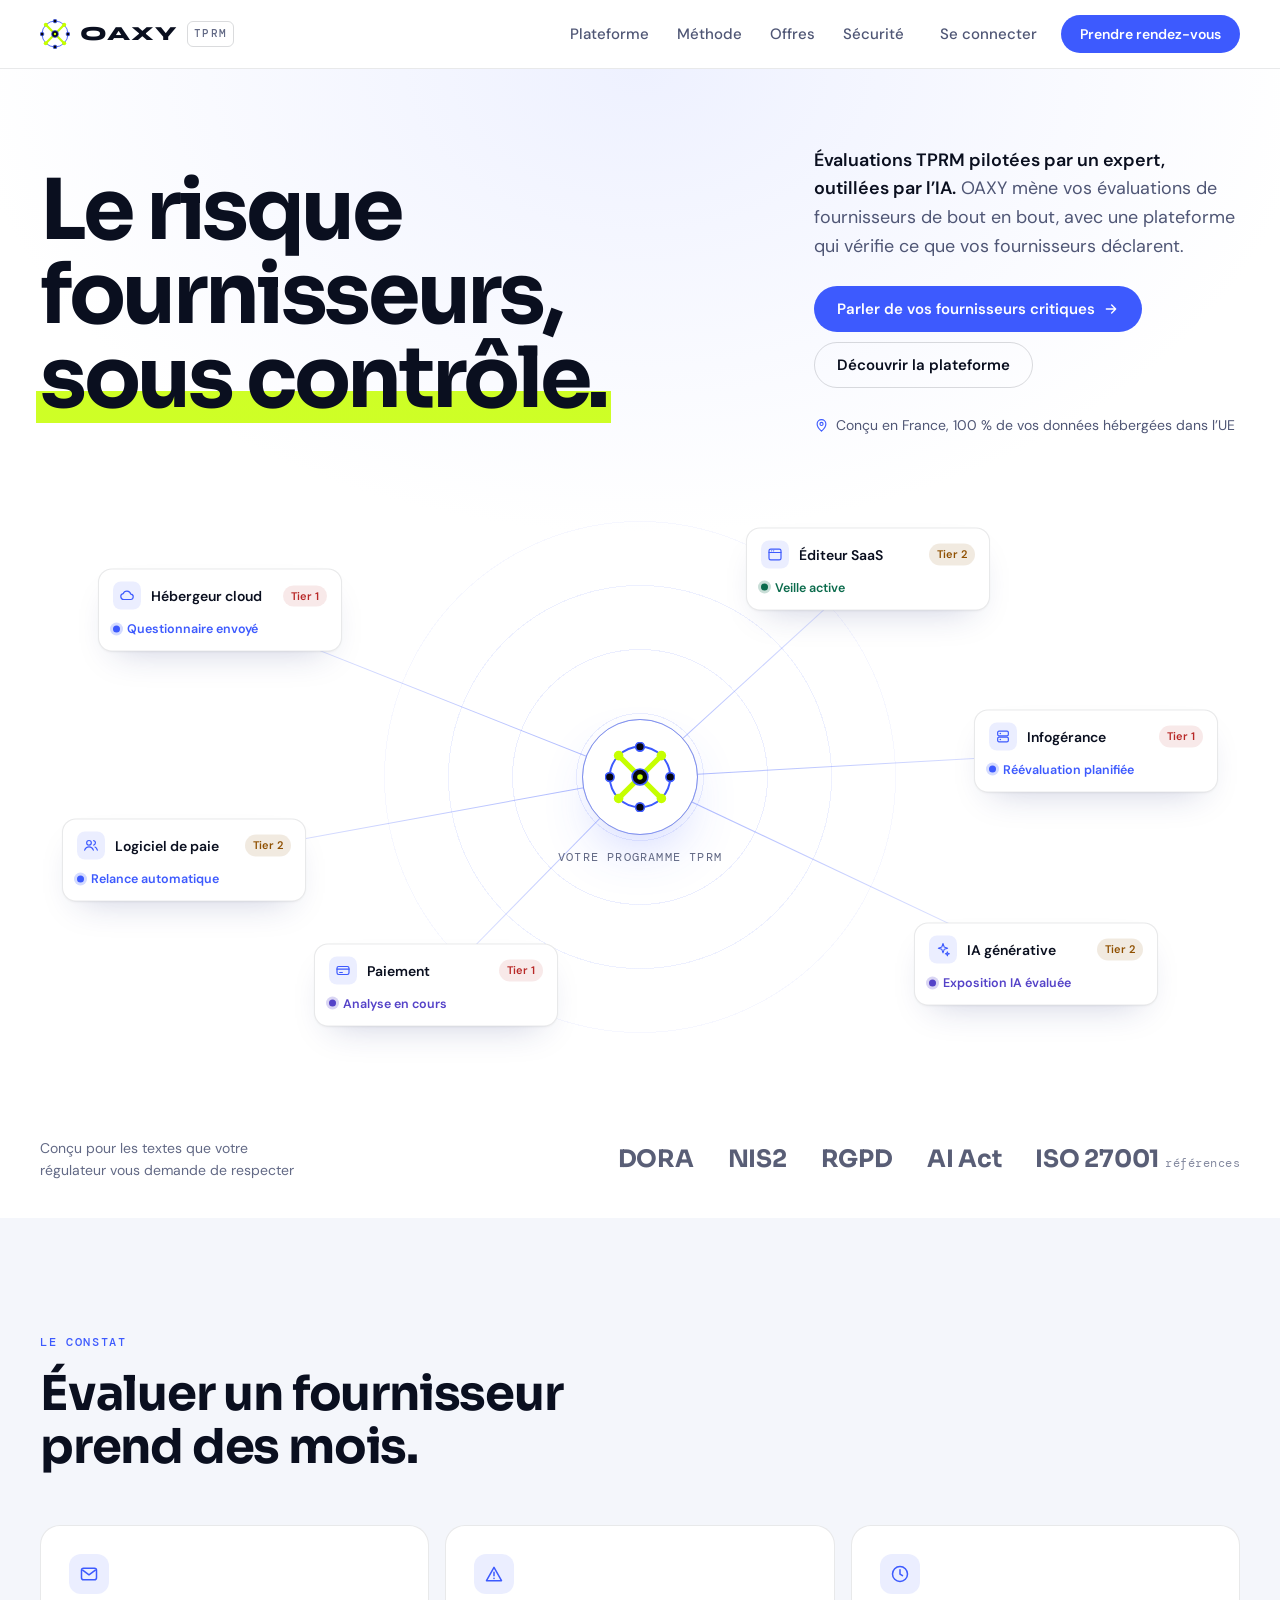
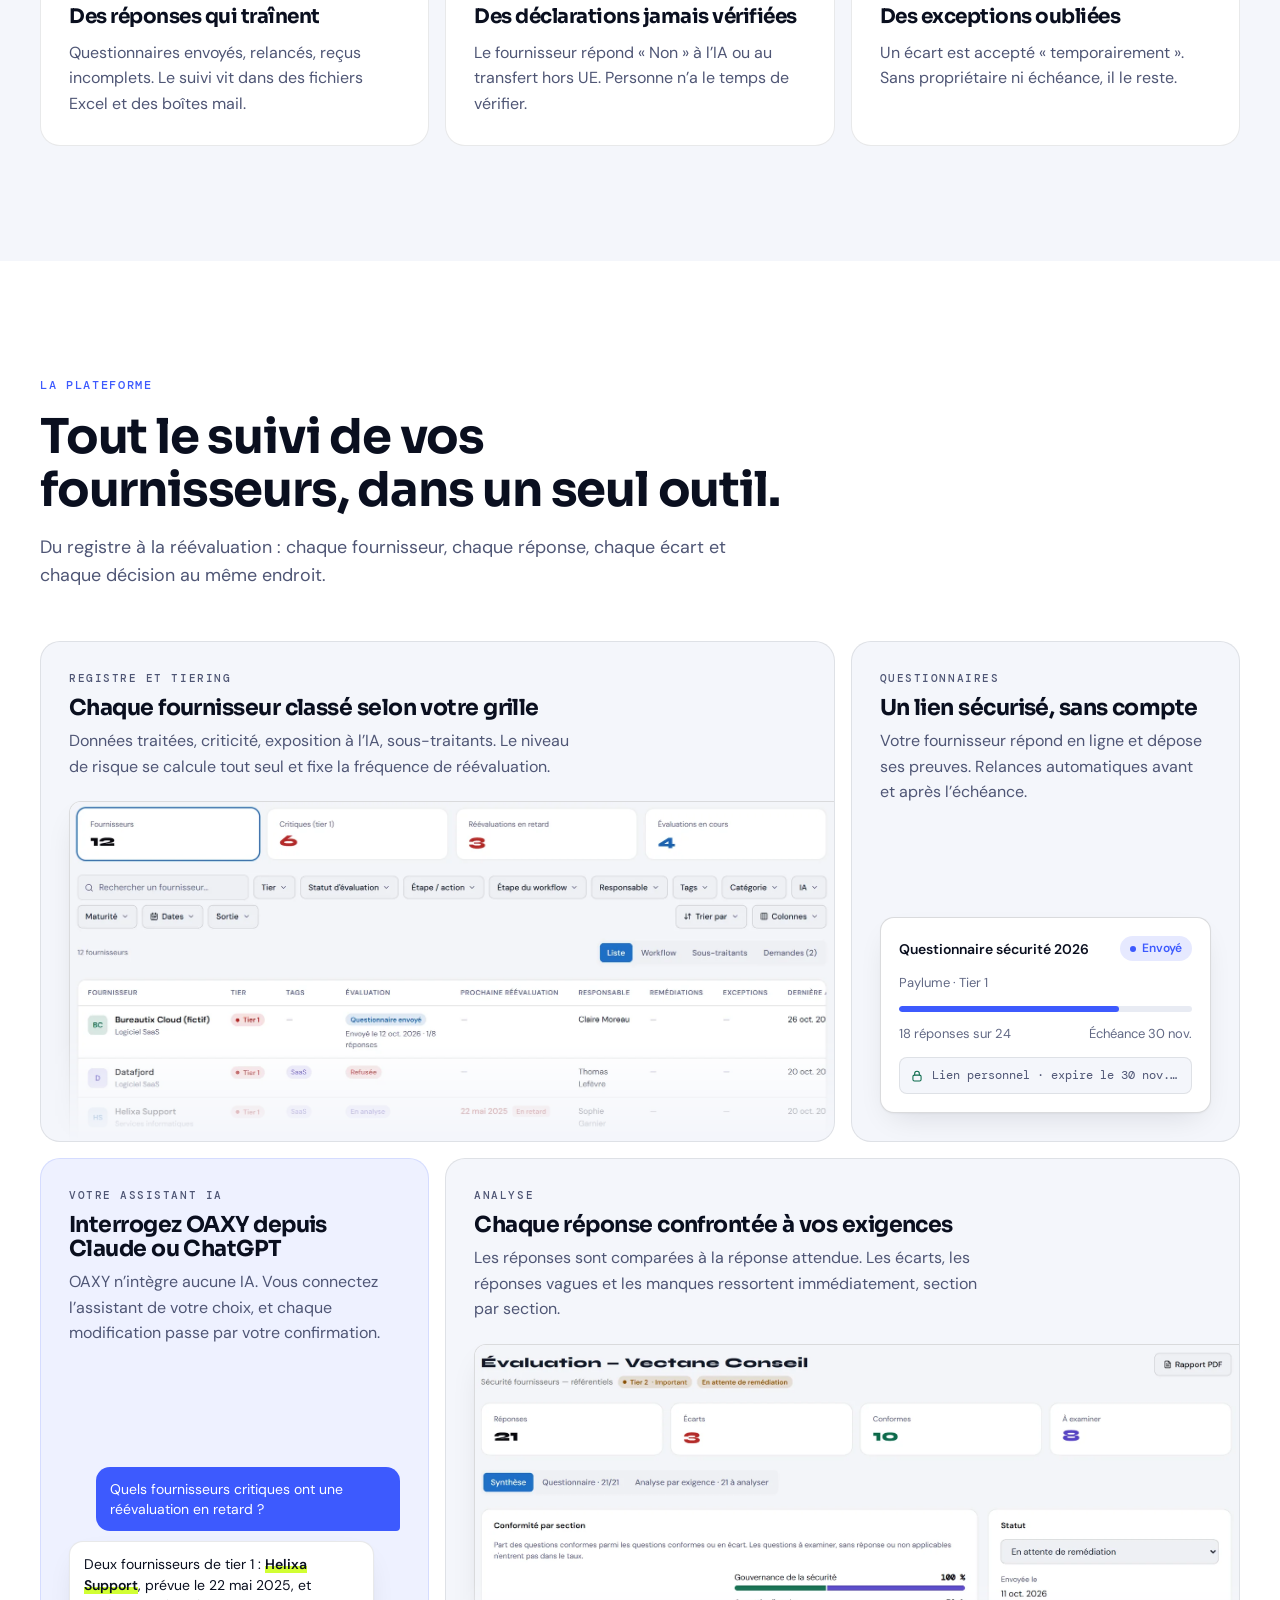
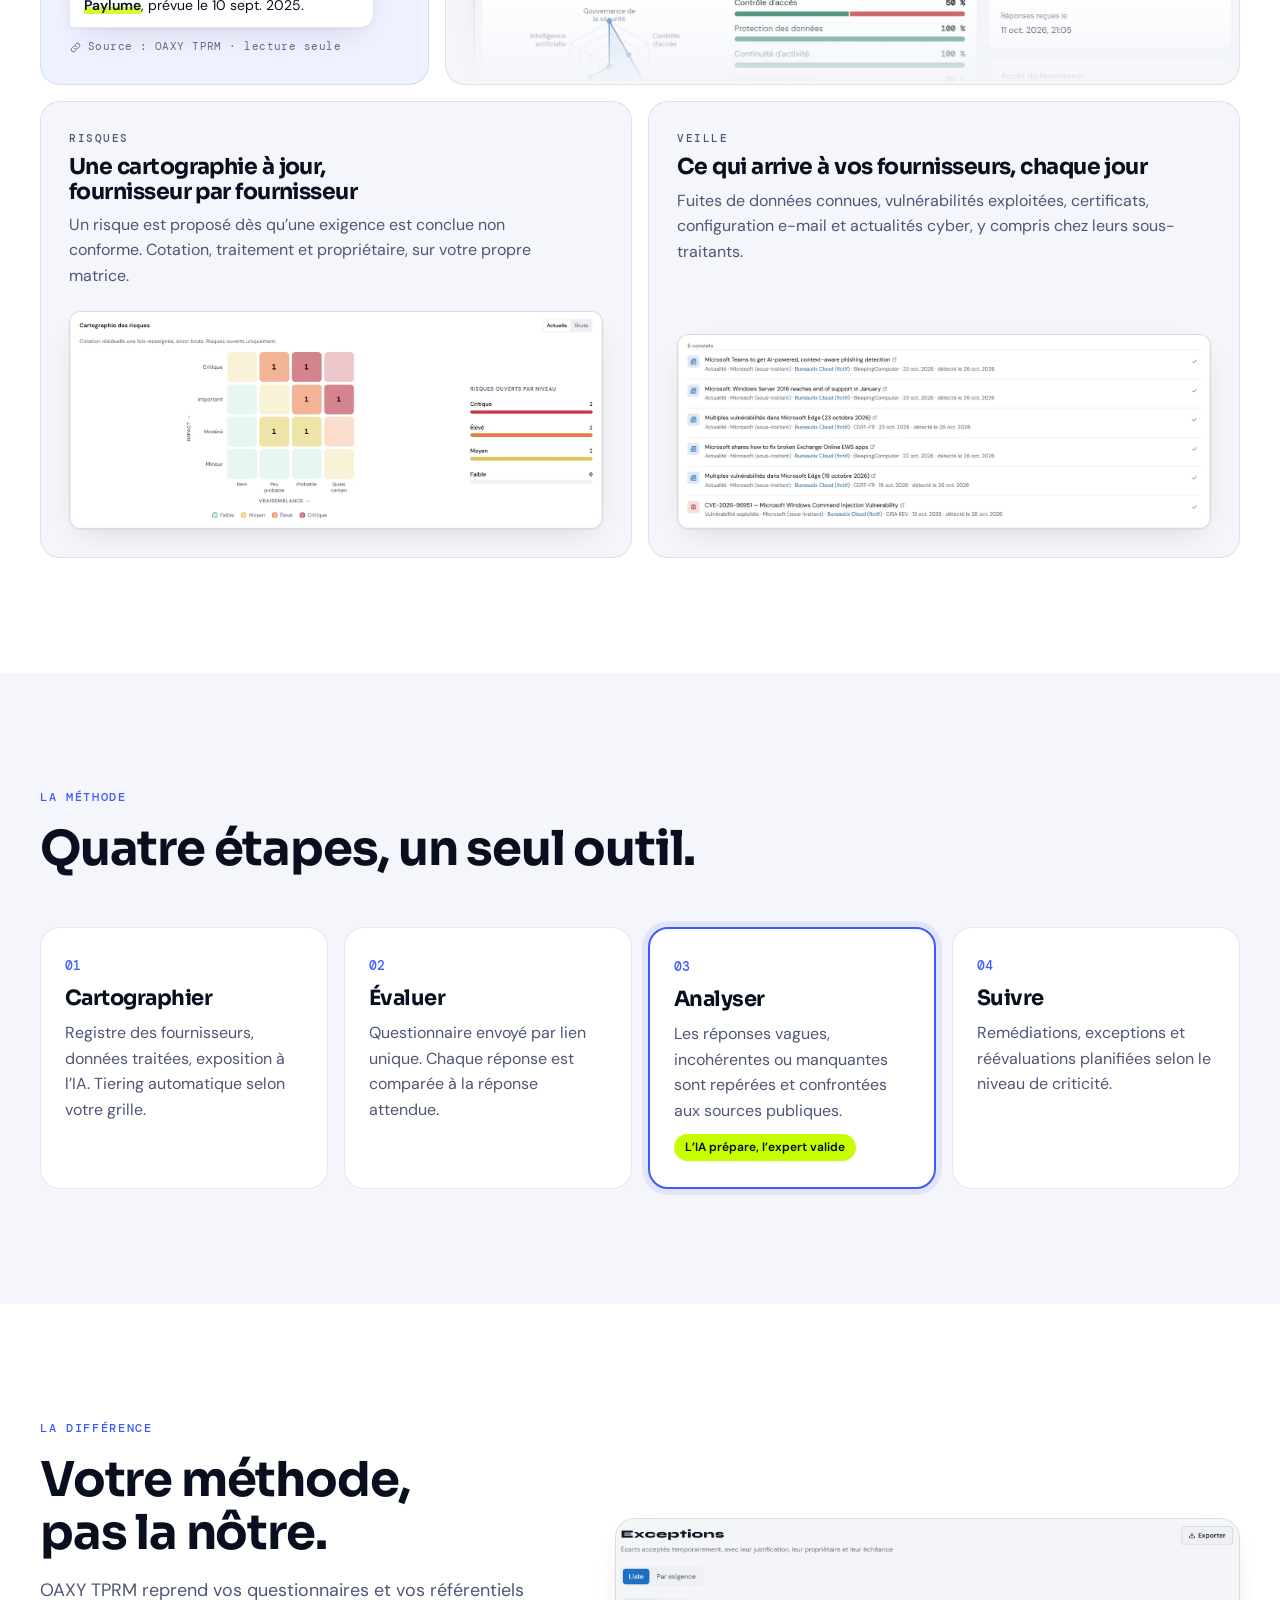
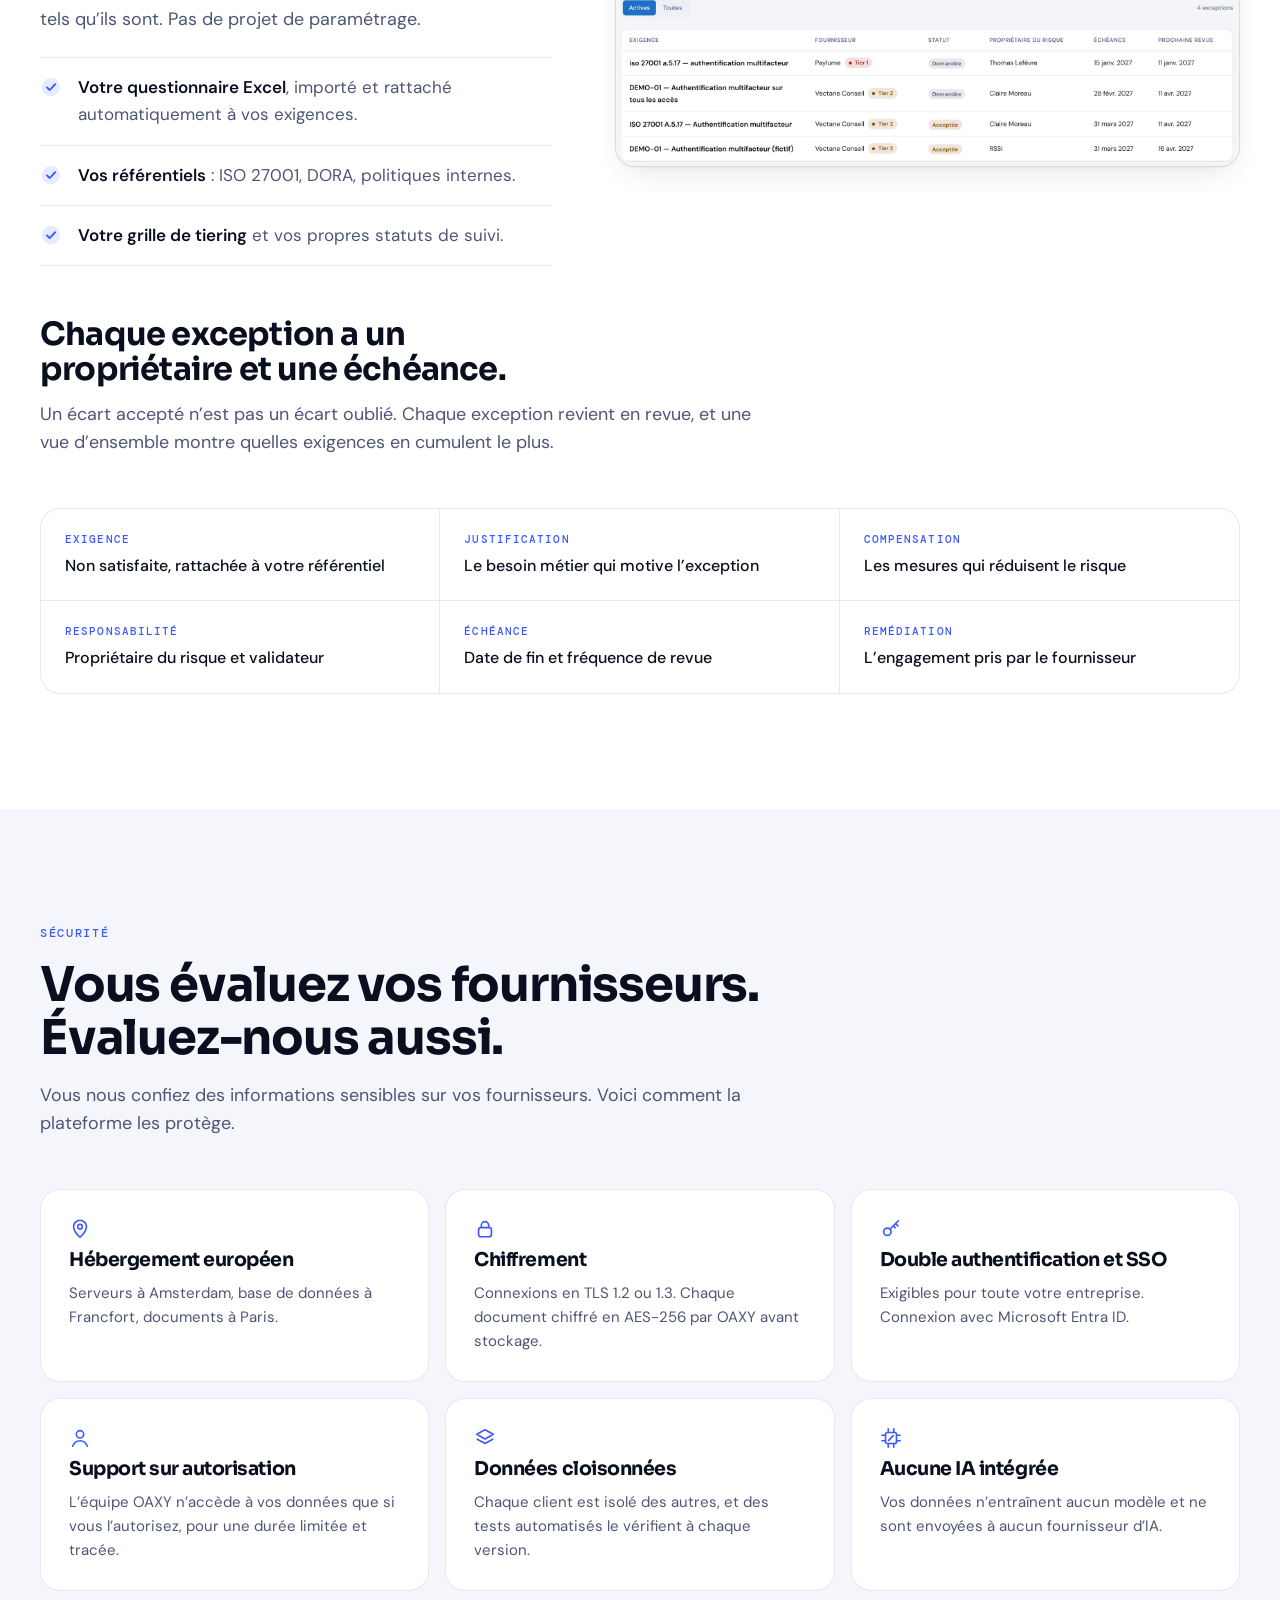
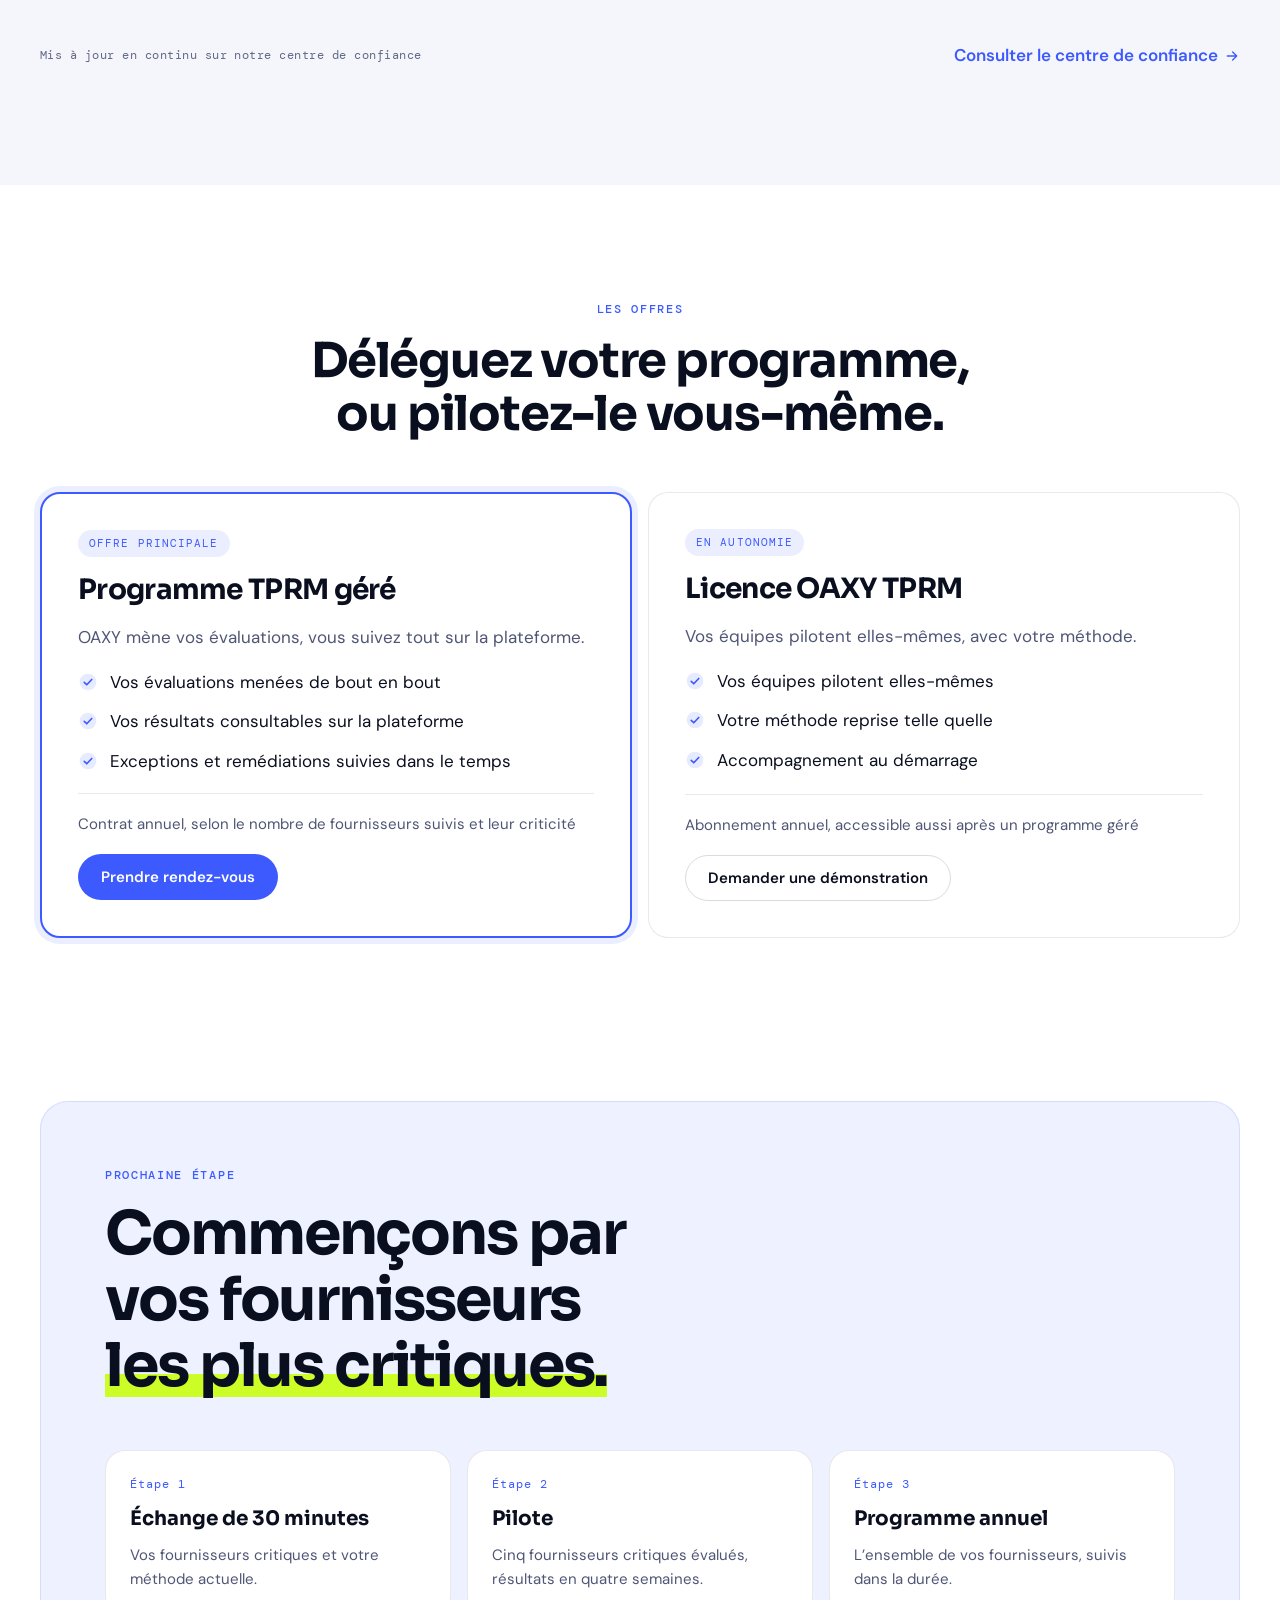
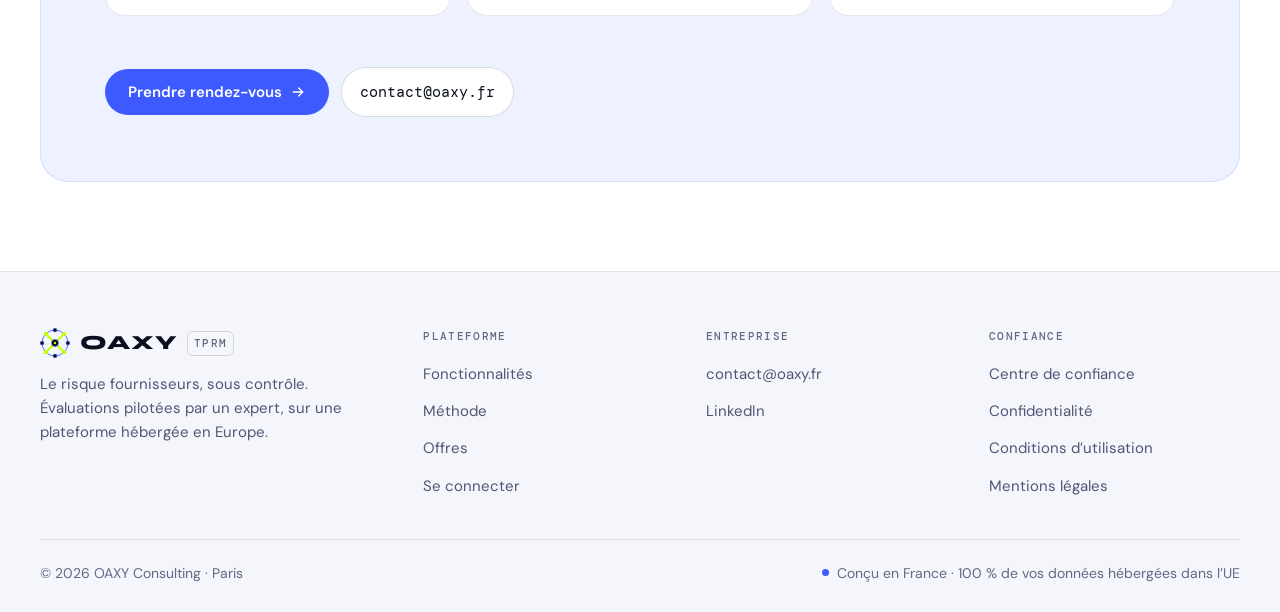
<file: index.html>
<!doctype html>
<html lang="fr">
<head>
<meta charset="utf-8">
<meta name="viewport" content="width=device-width, initial-scale=1, viewport-fit=cover">
<title>OAXY TPRM — Le risque fournisseurs, sous contrôle</title>
<meta name="description" content="OAXY mène vos évaluations de fournisseurs de bout en bout, avec une plateforme qui vérifie ce que vos fournisseurs déclarent. DORA, NIS2, RGPD, AI Act.">
<link rel="canonical" href="https://www.oaxy.fr/">
<meta property="og:type" content="website">
<meta property="og:url" content="https://www.oaxy.fr/">
<meta property="og:site_name" content="OAXY">
<meta property="og:locale" content="fr_FR">
<meta property="og:title" content="OAXY TPRM — Le risque fournisseurs, sous contrôle">
<meta property="og:description" content="Évaluations TPRM pilotées par un expert, outillées par l’IA. Pour les ETI régulées.">
<meta property="og:image" content="https://www.oaxy.fr/assets/og-image.png">
<meta property="og:image:width" content="1200">
<meta property="og:image:height" content="627">
<meta property="og:image:alt" content="OAXY TPRM — Le risque fournisseurs, sous contrôle.">
<meta name="twitter:card" content="summary_large_image">
<meta name="twitter:title" content="OAXY TPRM — Le risque fournisseurs, sous contrôle">
<meta name="twitter:description" content="Évaluations TPRM pilotées par un expert, outillées par l’IA. Pour les ETI régulées.">
<meta name="twitter:image" content="https://www.oaxy.fr/assets/og-image.png">
<meta name="theme-color" content="#FFFFFF">
<link rel="icon" href="assets/favicon.svg" type="image/svg+xml">
<link rel="icon" href="assets/favicon-32.png" sizes="32x32" type="image/png">
<link rel="apple-touch-icon" href="assets/apple-touch-icon.png">
<link rel="preconnect" href="https://fonts.googleapis.com">
<link rel="preconnect" href="https://fonts.gstatic.com" crossorigin>
<link rel="stylesheet" href="https://fonts.googleapis.com/css2?family=Syne:wght@800&family=Sora:wght@600;700&family=DM+Sans:opsz,wght@9..40,400;9..40,500;9..40,600;9..40,700&family=DM+Mono:wght@400;500&display=swap">
<style>
/* Mise en page : produit d'abord. Bandeau d'ouverture sombre aux couleurs du logo (noir, bleu électrique, citron),
   captures réelles de l'application cadrées comme des fenêtres, grille de fonctionnalités, bandes sombres pour la sécurité et l'appel final. */
:root {
  --ink: #07070F;          /* fond sombre, noir du logo */
  --page: #FFFFFF;
  --mist: #F4F6FB;         /* bandes claires alternées */
  --text: #0A0F1F;
  --text-2: #4F5675;
  --text-3: #626985;
  --line: rgba(10, 15, 31, 0.09);
  --line-2: rgba(10, 15, 31, 0.15);
  --accent: #3D5AFE;       /* bleu électrique du logo */
  --accent-2: #2E46E0;
  --accent-soft: rgba(61, 90, 254, 0.10);
  --lime: #C6FF00;         /* citron du logo : surlignage et petites touches, jamais en texte sur fond clair */
  --sky: #EEF1FF;          /* fond bleuté très léger (ouverture, appel final) */
  --danger: #B82827;
  --warning: #8F5000;
  --success: #0B6B4C;
  --violet: #5442C8;
  --r-lg: 20px;
  --r-md: 14px;
  --r-sm: 9px;
  --f-logo: 'Syne', 'Arial Black', Arial, sans-serif;
  --f-title: 'Sora', 'Helvetica Neue', Arial, sans-serif;
  --f-body: 'DM Sans', 'Helvetica Neue', Arial, sans-serif;
  --f-mono: 'DM Mono', 'Courier New', monospace;
  --wrap: 1200px;
  --shadow: 0 1px 2px rgba(10, 15, 31, 0.04), 0 12px 32px -12px rgba(10, 15, 31, 0.14);
  --shadow-lg: 0 30px 70px -30px rgba(31, 45, 120, 0.28);
  color-scheme: light;
}
*, *::before, *::after { box-sizing: border-box; }
html { scroll-behavior: smooth; -webkit-text-size-adjust: 100%; }
body { margin: 0; background: var(--page); color: var(--text); font-family: var(--f-body); font-size: 17px; line-height: 1.6; -webkit-font-smoothing: antialiased; }
img { max-width: 100%; height: auto; display: block; }
a { color: var(--accent); }
:focus-visible { outline: 2px solid var(--accent); outline-offset: 3px; border-radius: 6px; }
h1, h2, h3 { font-family: var(--f-title); font-weight: 700; color: var(--text); letter-spacing: -0.025em; line-height: 1.1; margin: 0; text-wrap: balance; }
p { margin: 0; }
ul, ol { margin: 0; padding: 0; list-style: none; }
.band { padding-left: max(16px, env(safe-area-inset-left, 0px)); padding-right: max(16px, env(safe-area-inset-right, 0px)); }
.band--mist { background: var(--mist); }
.wrap { max-width: var(--wrap); margin: 0 auto; }
.section { padding-block: clamp(72px, 9vw, 120px); display: flex; flex-direction: column; gap: clamp(36px, 4vw, 56px); }
.head { display: flex; flex-direction: column; gap: 16px; max-width: 760px; }
.head--center { align-items: center; text-align: center; margin-inline: auto; }
.eyebrow { font-family: var(--f-mono); font-size: 12px; font-weight: 500; letter-spacing: 0.14em; text-transform: uppercase; color: var(--accent); }
.h2 { font-size: clamp(30px, 4vw, 48px); }
.lead { color: var(--text-2); font-size: clamp(17px, 1.4vw, 19px); max-width: 62ch; }
.note { font-family: var(--f-mono); font-size: 12px; letter-spacing: 0.04em; color: var(--text-3); }

/* Boutons */
.btn { display: inline-flex; align-items: center; justify-content: center; gap: 8px; font-family: var(--f-body); font-weight: 600; font-size: 15px; line-height: 1.2; text-decoration: none; border-radius: 999px; padding: 13px 22px; border: 1px solid transparent; transition: transform .15s ease, background-color .15s ease, border-color .15s ease; white-space: nowrap; }
.btn:hover { transform: translateY(-1px); }
.btn svg { width: 16px; height: 16px; }
.btn--primary { background: var(--accent); color: #FFFFFF; }
.btn--primary:hover { background: var(--accent-2); }
.btn--lime { background: var(--accent); color: #FFFFFF; }
.btn--lime:hover { background: var(--accent-2); }
.btn--ghost { background: transparent; color: var(--text); border-color: var(--line-2); }
.btn--ghost:hover { border-color: var(--text); }
.link-arrow { display: inline-flex; align-items: center; gap: 6px; font-weight: 600; text-decoration: none; }
.link-arrow:hover { text-decoration: underline; }

/* Navigation */
body::before { content: ""; position: fixed; inset: 0 0 auto; height: env(safe-area-inset-top, 0px); z-index: 30; background: var(--page); }
.nav { position: sticky; top: env(safe-area-inset-top, 0px); z-index: 20; background: rgba(255, 255, 255, 0.86); backdrop-filter: saturate(160%) blur(14px); -webkit-backdrop-filter: saturate(160%) blur(14px); border-bottom: 1px solid var(--line); }
.nav .wrap { display: flex; align-items: center; justify-content: space-between; gap: 20px; padding-block: 14px; }
.brand { display: inline-flex; align-items: center; gap: 10px; text-decoration: none; color: var(--text); }
.brand img { width: 30px; height: 30px; }
.wordmark { font-family: var(--f-logo); font-weight: 800; font-size: 20px; letter-spacing: 0.05em; line-height: 1; }
.wordmark-tag { font-family: var(--f-mono); font-size: 11px; font-weight: 500; letter-spacing: 0.12em; color: var(--text-3); border: 1px solid var(--line-2); border-radius: 6px; padding: 3px 6px; }
.nav-links { display: flex; align-items: center; gap: 4px; }
.nav-links a:not(.btn) { color: var(--text-2); text-decoration: none; font-size: 15px; font-weight: 500; padding: 8px 12px; border-radius: 999px; }
.nav-links a:not(.btn):hover { color: var(--text); background: var(--mist); }
.nav .btn { padding: 10px 18px; font-size: 14px; margin-left: 8px; }
.nav .login { margin-left: 8px; }

/* Ouverture */
.hero { position: relative; overflow: hidden; background: var(--page); color: var(--text); }
.hero::before { content: ""; position: absolute; inset: 0; pointer-events: none; background: radial-gradient(70% 60% at 50% 0%, var(--sky), transparent 75%); }
.hero .wrap { position: relative; z-index: 1; padding-block: clamp(40px, 6vw, 80px) clamp(40px, 5vw, 72px); display: flex; flex-direction: column; gap: clamp(48px, 6vw, 72px); }
.hero-top { display: grid; grid-template-columns: minmax(0, 1.25fr) minmax(0, 0.75fr); gap: clamp(28px, 5vw, 72px); align-items: center; }
.hero-top > * { min-width: 0; }
.hero h1 { color: var(--text); font-size: clamp(42px, 6.6vw, 84px); letter-spacing: -0.04em; line-height: 1.0; }
.hero h1 em { font-style: normal; background: linear-gradient(transparent 62%, rgba(198, 255, 0, 0.85) 62%, rgba(198, 255, 0, 0.85) 92%, transparent 92%); padding-inline: 4px; margin-inline: -4px; -webkit-box-decoration-break: clone; box-decoration-break: clone; }
.hero-side { display: flex; flex-direction: column; gap: 26px; padding-bottom: 8px; }
.hero-side p { color: var(--text-2); font-size: clamp(17px, 1.4vw, 19px); }
.hero-side p b { color: var(--text); font-weight: 600; }
.ctas { display: flex; flex-wrap: wrap; gap: 10px; }
.assurances { display: flex; flex-wrap: wrap; gap: 8px 18px; font-size: 14px; color: var(--text-2); }
.assurances li { display: inline-flex; align-items: center; gap: 7px; }
.assurances svg { width: 15px; height: 15px; color: var(--accent); flex: none; }

/* Illustration animée de l'ouverture : OAXY au centre, vos fournisseurs autour, leurs statuts qui évoluent */
.orbit { position: relative; width: 100%; aspect-ratio: 1200 / 520; margin-inline: auto; }
.orbit::after { content: ""; position: absolute; left: 50%; top: 50%; width: min(80%, 640px); aspect-ratio: 1; border-radius: 50%; pointer-events: none; }
.orbit::after { transform: translate(-50%, -50%); background: repeating-radial-gradient(circle, transparent 0 63px, rgba(61,90,254,.10) 63px 64px);
  -webkit-mask-image: radial-gradient(closest-side, #000 55%, transparent); mask-image: radial-gradient(closest-side, #000 55%, transparent); }
.orbit-hub { position: absolute; left: 50%; top: 50%; transform: translate(-50%, -50%); z-index: 3; width: 116px; height: 116px; border-radius: 50%; display: grid; place-items: center;
  background: var(--page); border: 1px solid var(--line-2); box-shadow: 0 24px 60px -24px rgba(61,90,254,.45); }
.orbit-hub img { width: 70px; height: 70px; }
.orbit-hub::before, .orbit-hub::after { content: ""; position: absolute; inset: -1px; border-radius: 50%; border: 1px solid rgba(61,90,254,.35); animation: orbit-ring 3.6s ease-out infinite; }
.orbit-hub::after { animation-delay: 1.8s; }
@keyframes orbit-ring { from { transform: scale(1); opacity: .8; } to { transform: scale(2.3); opacity: 0; } }
.orbit-hub span { position: absolute; top: calc(100% + 14px); left: 50%; transform: translateX(-50%); white-space: nowrap; font-family: var(--f-mono); font-size: 12px; letter-spacing: .1em; text-transform: uppercase; color: var(--text-3); }
.wire { position: absolute; z-index: 1; height: 1px; transform-origin: 0 50%; pointer-events: none; font-style: normal;
  background: linear-gradient(90deg, rgba(61,90,254,.45), rgba(61,90,254,.12)); }
.wire b { position: absolute; top: -3px; left: 100%; width: 7px; height: 7px; border-radius: 99px; background: var(--accent); box-shadow: 0 0 0 4px rgba(61,90,254,.15);
  animation: orbit-packet 3.4s cubic-bezier(.45,0,.25,1) infinite; animation-delay: calc(var(--i) * -0.57s); }
@keyframes orbit-packet { 0% { left: 100%; opacity: 0; } 15% { opacity: 1; } 85% { opacity: 1; } 100% { left: 0; opacity: 0; } }
.vendor { position: absolute; left: var(--x); top: var(--y); z-index: 2; width: 244px; padding: 12px 14px; border-radius: 14px; display: flex; flex-direction: column; gap: 9px;
  background: var(--page); border: 1px solid var(--line); box-shadow: 0 1px 2px rgba(10,15,31,.04), 0 16px 36px -18px rgba(31,45,120,.25);
  transform: translate(-50%, -50%); animation: orbit-float 7s ease-in-out infinite; animation-delay: calc(var(--d) * -2); }
@keyframes orbit-float { 0%, 100% { transform: translate(-50%, -50%); } 50% { transform: translate(-50%, calc(-50% - 7px)); } }
.vendor-head { display: flex; align-items: center; gap: 10px; min-width: 0; }
.vendor-ico { flex: none; width: 28px; height: 28px; border-radius: 8px; display: grid; place-items: center; background: var(--accent-soft); color: var(--accent); }
.vendor-ico svg { width: 16px; height: 16px; }
.vendor-head b { flex: 1; min-width: 0; font-size: 14px; font-weight: 600; color: var(--text); white-space: nowrap; overflow: hidden; text-overflow: ellipsis; }
.vendor-head em { flex: none; font-style: normal; font-size: 11px; font-weight: 600; border-radius: 999px; padding: 2px 8px; }
.vendor-head .t1 { color: var(--danger); background: color-mix(in srgb, var(--danger) 10%, transparent); }
.vendor-head .t2 { color: var(--warning); background: color-mix(in srgb, var(--warning) 12%, transparent); }
.status { display: grid; font-size: 12.5px; font-weight: 600; }
.status span { grid-area: 1 / 1; display: inline-flex; align-items: center; gap: 7px; opacity: 0; animation: orbit-status 9s infinite; }
.status span::before { content: ""; width: 7px; height: 7px; border-radius: 99px; background: currentColor; box-shadow: 0 0 0 3px color-mix(in srgb, currentColor 22%, transparent); }
.status span:nth-child(1) { opacity: 1; animation-delay: calc(0s - var(--d)); }
.status span:nth-child(2) { animation-delay: calc(3s - var(--d)); }
.status span:nth-child(3) { animation-delay: calc(6s - var(--d)); }
@keyframes orbit-status { 0% { opacity: 0; transform: translateY(4px); } 4% { opacity: 1; transform: none; } 30% { opacity: 1; } 33.33% { opacity: 0; } 100% { opacity: 0; } }
.s-blue { color: var(--accent); } .s-violet { color: var(--violet); } .s-green { color: var(--success); } .s-red { color: var(--danger); } .s-amber { color: var(--warning); }

/* Référentiels couverts */
.frameworks-strip { padding-block: 36px; display: flex; align-items: center; justify-content: space-between; gap: 18px 40px; flex-wrap: wrap; }
.frameworks-strip p { font-size: 14px; color: var(--text-3); max-width: 26ch; }
.frameworks-strip ul { display: flex; flex-wrap: wrap; gap: 10px 34px; align-items: baseline; }
.frameworks-strip li { font-family: var(--f-title); font-weight: 700; font-size: clamp(18px, 2vw, 24px); letter-spacing: -0.01em; color: #2B3150; opacity: .78; }
.frameworks-strip li small { font-family: var(--f-mono); font-weight: 400; font-size: 12px; letter-spacing: 0.04em; color: var(--text-3); margin-left: 6px; }

/* Constat */
.trio { display: grid; grid-template-columns: repeat(3, minmax(0, 1fr)); gap: 16px; }
.trio li { padding: 28px; border-radius: var(--r-lg); background: var(--page); border: 1px solid var(--line); display: flex; flex-direction: column; gap: 12px; }
.trio .ico { width: 40px; height: 40px; border-radius: 12px; display: grid; place-items: center; background: var(--accent-soft); color: var(--accent); }
.trio .ico svg { width: 20px; height: 20px; }
.trio h3 { font-size: 20px; }
.trio p { color: var(--text-2); font-size: 16px; }

/* Plateforme : grille de fonctionnalités */
.bento { display: grid; grid-template-columns: repeat(6, minmax(0, 1fr)); gap: 16px; }
.tile { grid-column: span 3; min-width: 0; border-radius: var(--r-lg); background: var(--mist); border: 1px solid var(--line); overflow: hidden; display: flex; flex-direction: column; }
.tile--4 { grid-column: span 4; }
.tile--2 { grid-column: span 2; }
.tile-copy { padding: 28px 28px 22px; display: flex; flex-direction: column; gap: 8px; }
.tile-copy .eyebrow { font-size: 11px; }
.tile h3 { font-size: 22px; }
.tile-copy p { color: var(--text-2); font-size: 16px; max-width: 46ch; }
.tile-visual { margin-top: auto; padding: 0 0 0 28px; min-width: 0; }
.tile-visual img { width: 100%; height: auto; border-top-left-radius: 12px; border: 1px solid var(--line-2); border-right: 0; border-bottom: 0; box-shadow: var(--shadow); background: #FFFFFF; }
.tile-visual--fade { -webkit-mask-image: linear-gradient(to bottom, #000 70%, transparent 100%); mask-image: linear-gradient(to bottom, #000 70%, transparent 100%); max-height: 340px; overflow: hidden; }
.tile-visual--pad { padding: 0 28px 28px; }
.tile-visual--pad img { border: 1px solid var(--line-2); border-radius: 12px; }
.tile--ink { background: var(--sky); border-color: rgba(61,90,254,.14); }

/* Maquettes en HTML dans la grille */
.mock { margin: 0 28px 28px; margin-top: auto; background: var(--page); border: 1px solid var(--line-2); border-radius: var(--r-md); padding: 18px; display: flex; flex-direction: column; gap: 12px; box-shadow: var(--shadow); font-size: 14px; }
.mock-row { display: flex; justify-content: space-between; align-items: center; gap: 10px; }
.mock-title { font-weight: 600; color: var(--text); }
.mock-sub { color: var(--text-3); font-size: 13px; }
.pill { display: inline-flex; align-items: center; gap: 6px; font-size: 12px; font-weight: 600; border-radius: 999px; padding: 3px 10px; white-space: nowrap; background: color-mix(in srgb, var(--c) 13%, transparent); color: var(--c); }
.pill::before { content: ""; width: 6px; height: 6px; border-radius: 99px; background: currentColor; }
.pill--danger { --c: var(--danger); }
.pill--accent { --c: var(--accent); }
.pill--success { --c: var(--success); }
.progress { height: 6px; border-radius: 99px; background: #E8EBF3; overflow: hidden; }
.progress i { display: block; height: 100%; width: 75%; background: var(--accent); border-radius: 99px; }
.link-box { display: flex; align-items: center; gap: 8px; font-family: var(--f-mono); font-size: 12px; color: var(--text-2); background: var(--mist); border: 1px solid var(--line); border-radius: 8px; padding: 8px 10px; min-width: 0; }
.link-box span { overflow: hidden; text-overflow: ellipsis; white-space: nowrap; min-width: 0; }
.link-box svg { width: 14px; height: 14px; flex: none; color: var(--success); }
.chat { margin: 0 28px 28px; margin-top: auto; display: flex; flex-direction: column; gap: 10px; font-size: 14px; }
.bubble { border-radius: 14px; padding: 12px 14px; line-height: 1.45; max-width: 92%; }
.bubble--me { align-self: flex-end; background: var(--accent); color: #FFFFFF; border-bottom-right-radius: 4px; }
.bubble--ai { align-self: flex-start; background: var(--page); color: var(--text); border: 1px solid var(--line); border-bottom-left-radius: 4px; box-shadow: var(--shadow); }
.bubble--ai b { font-weight: 600; background: linear-gradient(transparent 60%, rgba(198,255,0,.8) 60%); }
.bubble-meta { font-family: var(--f-mono); font-size: 11px; letter-spacing: 0.04em; color: var(--text-3); display: flex; align-items: center; gap: 6px; }
.bubble-meta svg { width: 13px; height: 13px; }

/* Méthode */
.steps { display: grid; grid-template-columns: repeat(4, minmax(0, 1fr)); gap: 16px; counter-reset: step; position: relative; }
.steps li { counter-increment: step; position: relative; padding: 28px 24px 26px; border-radius: var(--r-lg); background: var(--page); border: 1px solid var(--line); display: flex; flex-direction: column; gap: 10px; }
.steps li::before { content: counter(step, decimal-leading-zero); font-family: var(--f-mono); font-size: 13px; font-weight: 500; color: var(--accent); }
.steps h3 { font-size: 21px; }
.steps p { color: var(--text-2); font-size: 16px; }
.steps li.key { border: 2px solid var(--accent); box-shadow: 0 0 0 6px var(--accent-soft); }
.steps .badge { margin-top: auto; align-self: flex-start; font-size: 12px; font-weight: 600; color: var(--ink); background: var(--lime); border-radius: 999px; padding: 4px 11px; }

/* Votre méthode */
.split { display: grid; grid-template-columns: minmax(0, 0.9fr) minmax(0, 1.1fr); gap: clamp(32px, 5vw, 72px); align-items: center; }
.split > * { min-width: 0; }
.split-copy { display: flex; flex-direction: column; gap: 24px; }
.checks li { display: grid; grid-template-columns: 24px minmax(0, 1fr); gap: 14px; padding: 16px 0; border-top: 1px solid var(--line); }
.checks li:last-child { border-bottom: 1px solid var(--line); }
.checks svg { width: 22px; height: 22px; margin-top: 2px; color: var(--accent); }
.checks p { color: var(--text-2); }
.checks b { color: var(--text); font-weight: 600; }
.framed { border-radius: var(--r-lg); border: 1px solid var(--line-2); box-shadow: var(--shadow); overflow: hidden; background: #FFFFFF; }
.fields { display: grid; grid-template-columns: repeat(3, minmax(0, 1fr)); gap: 0; border: 1px solid var(--line); border-radius: var(--r-lg); overflow: hidden; background: var(--page); }
.field { padding: 22px 24px; display: flex; flex-direction: column; gap: 4px; border-right: 1px solid var(--line); border-bottom: 1px solid var(--line); }
.field:nth-child(3n) { border-right: 0; }
.field:nth-last-child(-n+3) { border-bottom: 0; }
.field span { font-family: var(--f-mono); font-size: 11px; font-weight: 500; letter-spacing: 0.1em; text-transform: uppercase; color: var(--accent); }
.field p { font-weight: 500; color: var(--text); font-size: 16px; }
.subhead { display: flex; flex-direction: column; gap: 12px; max-width: 760px; }
.subhead h3 { font-size: clamp(24px, 2.8vw, 32px); }

/* Sécurité */
.secu { display: grid; grid-template-columns: repeat(3, minmax(0, 1fr)); gap: 16px; }
.secu li { background: var(--page); border: 1px solid var(--line); border-radius: var(--r-lg); padding: 28px; display: flex; flex-direction: column; gap: 10px; }
.secu svg { width: 22px; height: 22px; color: var(--accent); }
.secu h3 { font-size: 19px; }
.secu p { color: var(--text-2); font-size: 15px; }
.secu-foot { display: flex; justify-content: space-between; align-items: center; gap: 16px; flex-wrap: wrap; }

/* Offres */
.offers { display: grid; grid-template-columns: repeat(2, minmax(0, 1fr)); gap: 16px; }
.offer { padding: clamp(26px, 3vw, 36px); border-radius: var(--r-lg); border: 1px solid var(--line); background: var(--page); display: flex; flex-direction: column; gap: 18px; }
.offer--main { border: 2px solid var(--accent); box-shadow: 0 0 0 6px var(--accent-soft); }
.offer-tag { align-self: flex-start; font-family: var(--f-mono); font-size: 11px; letter-spacing: 0.1em; text-transform: uppercase; border-radius: 999px; padding: 5px 11px; color: var(--accent); background: var(--accent-soft); }
.offer h3 { font-size: 28px; }
.offer > p { color: var(--text-2); }
.offer ul { display: flex; flex-direction: column; gap: 12px; }
.offer li { display: grid; grid-template-columns: 22px minmax(0, 1fr); gap: 10px; color: var(--text); }
.offer li svg { width: 20px; height: 20px; margin-top: 3px; color: var(--accent); }
.offer .terms { margin-top: auto; padding-top: 18px; border-top: 1px solid var(--line); color: var(--text-2); font-size: 15px; }
.offer .btn { align-self: flex-start; }

/* Appel final */
.final { position: relative; }
.final .section { background: var(--sky); border: 1px solid rgba(61,90,254,.14); border-radius: 28px; padding: clamp(32px, 5vw, 64px); margin-block: clamp(24px, 4vw, 48px) clamp(56px, 7vw, 96px); }
.final h2 { font-size: clamp(34px, 5vw, 60px); letter-spacing: -0.035em; max-width: 18ch; color: var(--text); }
.final h2 em { font-style: normal; background: linear-gradient(transparent 62%, rgba(198, 255, 0, 0.85) 62%, rgba(198, 255, 0, 0.85) 92%, transparent 92%); -webkit-box-decoration-break: clone; box-decoration-break: clone; }
.pilot { display: grid; grid-template-columns: repeat(3, minmax(0, 1fr)); gap: 16px; }
.pilot li { padding: 24px; border-radius: var(--r-lg); background: var(--page); border: 1px solid var(--line); display: flex; flex-direction: column; gap: 8px; }
.pilot span { font-family: var(--f-mono); font-size: 12px; letter-spacing: 0.08em; color: var(--accent); }
.pilot b { font-family: var(--f-title); font-size: 20px; color: var(--text); }
.pilot p { color: var(--text-2); font-size: 15px; }
.contact { display: flex; flex-wrap: wrap; gap: 12px; align-items: center; }
.address { font-family: var(--f-mono); font-size: 15px; color: var(--text); text-decoration: none; border: 1px solid var(--line-2); background: var(--page); border-radius: 999px; padding: 12px 18px; user-select: all; }
.address:hover { border-color: var(--text-2); }

/* Pied de page */
.footer { background: var(--mist); color: var(--text-2); border-top: 1px solid var(--line); }
.footer .wrap { padding-block: 56px 28px; display: flex; flex-direction: column; gap: 40px; }
.footer-top { display: grid; grid-template-columns: minmax(0, 1.4fr) repeat(3, minmax(0, 1fr)); gap: 32px; }
.footer-top > * { min-width: 0; }
.footer-brand { display: flex; flex-direction: column; gap: 14px; }
.footer-brand p { font-size: 15px; max-width: 34ch; }
.footer h4 { margin: 0 0 14px; font-family: var(--f-mono); font-size: 11px; font-weight: 500; letter-spacing: 0.12em; text-transform: uppercase; color: var(--text-3); }
.footer ul { display: flex; flex-direction: column; gap: 10px; }
.footer a { color: var(--text-2); text-decoration: none; font-size: 15px; }
.footer .brand { color: var(--text); }
.footer .brand:hover { text-decoration: none; }
.footer a:hover { color: var(--text); text-decoration: underline; }
.footer-bottom { display: flex; justify-content: space-between; gap: 12px 24px; flex-wrap: wrap; padding-top: 22px; border-top: 1px solid var(--line); font-size: 14px; color: var(--text-3); }
.footer-bottom span { display: inline-flex; align-items: center; gap: 8px; }
.footer-bottom i { width: 7px; height: 7px; border-radius: 99px; background: var(--accent); }

@media (max-width: 1080px) {
}
@media (max-width: 960px) {
  .orbit { aspect-ratio: 1200 / 680; }
  .vendor { width: 200px; }
  .nav-links a:not(.btn):not(.login) { display: none; }
  .hero-top, .split { grid-template-columns: minmax(0, 1fr); }
  .steps { grid-template-columns: repeat(2, minmax(0, 1fr)); }
  .bento { grid-template-columns: minmax(0, 1fr); }
  .tile, .tile--4, .tile--2 { grid-column: auto; }
  .secu { grid-template-columns: repeat(2, minmax(0, 1fr)); }
  .footer-top { grid-template-columns: repeat(3, minmax(0, 1fr)); }
  .footer-brand { grid-column: 1 / -1; }
}
@media (max-width: 640px) {
  body { font-size: 16px; }
  .wordmark-tag, .nav .login { display: none; }
  .nav .btn { padding: 9px 14px; font-size: 13px; }
  .trio, .steps, .offers, .pilot, .secu { grid-template-columns: minmax(0, 1fr); }
  .fields { grid-template-columns: minmax(0, 1fr); }
  .field { border-right: 0; }
  .field:nth-last-child(-n+3) { border-bottom: 1px solid var(--line); }
  .field:last-child { border-bottom: 0; }
  .footer-top { grid-template-columns: minmax(0, 1fr) minmax(0, 1fr); }
  .orbit { aspect-ratio: 1 / 1.2; }
  .vendor { left: var(--mx); top: var(--my); width: 158px; padding: 9px 10px; gap: 6px; }
  .vendor[data-mobile="off"] { display: none; }
  .vendor-ico { width: 22px; height: 22px; } .vendor-ico svg { width: 13px; height: 13px; }
  .vendor-head { gap: 7px; } .vendor-head b { font-size: 12px; } .vendor-head em { display: none; }
  .status { font-size: 11px; }
  .orbit-hub { width: 88px; height: 88px; } .orbit-hub img { width: 52px; height: 52px; }
  .tile-copy { padding: 22px 22px 18px; }
  .tile-visual { padding-left: 22px; }
  .mock, .chat { margin-inline: 22px; margin-bottom: 22px; }
}
@media (prefers-reduced-motion: reduce) { html { scroll-behavior: auto; } .btn { transition: none; } .btn:hover { transform: none; }
  .orbit-hub::before, .orbit-hub::after, .wire b, .vendor, .status span { animation: none; } }
</style>
</head>
<body>
<svg width="0" height="0" style="position:absolute" aria-hidden="true">
  <symbol id="i-check" viewBox="0 0 24 24"><circle cx="12" cy="12" r="10" fill="currentColor" opacity=".12"/><path d="M7.5 12.4l3 2.9 6-6.3" fill="none" stroke="currentColor" stroke-width="2" stroke-linecap="round" stroke-linejoin="round"/></symbol>
  <symbol id="i-arrow" viewBox="0 0 24 24"><path d="M5 12h14M13 6l6 6-6 6" fill="none" stroke="currentColor" stroke-width="2" stroke-linecap="round" stroke-linejoin="round"/></symbol>
  <symbol id="i-pin" viewBox="0 0 24 24"><path d="M12 21s-7-6.2-7-11.5A7 7 0 0 1 19 9.5C19 14.8 12 21 12 21z" fill="none" stroke="currentColor" stroke-width="1.8"/><circle cx="12" cy="9.5" r="2.5" fill="none" stroke="currentColor" stroke-width="1.8"/></symbol>
  <symbol id="i-lock" viewBox="0 0 24 24"><rect x="5" y="10.5" width="14" height="10" rx="2.5" fill="none" stroke="currentColor" stroke-width="1.8"/><path d="M8 10.5V8a4 4 0 0 1 8 0v2.5" fill="none" stroke="currentColor" stroke-width="1.8"/></symbol>
  <symbol id="i-key" viewBox="0 0 24 24"><circle cx="8" cy="15" r="4" fill="none" stroke="currentColor" stroke-width="1.8"/><path d="M11 12l9-9M17 6l2.5 2.5M14.5 8.5l2 2" fill="none" stroke="currentColor" stroke-width="1.8" stroke-linecap="round"/></symbol>
  <symbol id="i-user" viewBox="0 0 24 24"><circle cx="12" cy="8" r="4" fill="none" stroke="currentColor" stroke-width="1.8"/><path d="M4 21c1.5-4 4.5-6 8-6s6.5 2 8 6" fill="none" stroke="currentColor" stroke-width="1.8" stroke-linecap="round"/></symbol>
  <symbol id="i-layers" viewBox="0 0 24 24"><path d="M12 3l9 5-9 5-9-5z" fill="none" stroke="currentColor" stroke-width="1.8" stroke-linejoin="round"/><path d="M3 13l9 5 9-5" fill="none" stroke="currentColor" stroke-width="1.8" stroke-linejoin="round"/></symbol>
  <symbol id="i-chip" viewBox="0 0 24 24"><rect x="6" y="6" width="12" height="12" rx="2" fill="none" stroke="currentColor" stroke-width="1.8"/><path d="M9 2v4M15 2v4M9 18v4M15 18v4M2 9h4M2 15h4M18 9h4M18 15h4" stroke="currentColor" stroke-width="1.8" stroke-linecap="round"/><path d="M9.5 14.5l5-5" stroke="currentColor" stroke-width="1.8" stroke-linecap="round"/></symbol>
  <symbol id="i-clock" viewBox="0 0 24 24"><circle cx="12" cy="12" r="9" fill="none" stroke="currentColor" stroke-width="1.8"/><path d="M12 7v5l3 2" fill="none" stroke="currentColor" stroke-width="1.8" stroke-linecap="round"/></symbol>
  <symbol id="i-alert" viewBox="0 0 24 24"><path d="M12 4l9 16H3z" fill="none" stroke="currentColor" stroke-width="1.8" stroke-linejoin="round"/><path d="M12 10v4M12 17v.5" stroke="currentColor" stroke-width="1.8" stroke-linecap="round"/></symbol>
  <symbol id="i-bug" viewBox="0 0 24 24"><rect x="7" y="8" width="10" height="12" rx="5" fill="none" stroke="currentColor" stroke-width="1.8"/><path d="M12 12v8M4 13h3M17 13h3M5 8l2.5 2M19 8l-2.5 2M9 5.5l1 2M15 5.5l-1 2" stroke="currentColor" stroke-width="1.8" stroke-linecap="round"/></symbol>
  <symbol id="i-link" viewBox="0 0 24 24"><path d="M10 14a4 4 0 0 0 5.7 0l3-3a4 4 0 0 0-5.7-5.7l-1 1M14 10a4 4 0 0 0-5.7 0l-3 3a4 4 0 0 0 5.7 5.7l1-1" fill="none" stroke="currentColor" stroke-width="1.8" stroke-linecap="round"/></symbol>
  <symbol id="i-mail" viewBox="0 0 24 24"><rect x="3" y="5" width="18" height="14" rx="2.5" fill="none" stroke="currentColor" stroke-width="1.8"/><path d="M4 7l8 6 8-6" fill="none" stroke="currentColor" stroke-width="1.8" stroke-linejoin="round"/></symbol>
  <symbol id="i-file" viewBox="0 0 24 24"><path d="M7 3h7l5 5v13H7z" fill="none" stroke="currentColor" stroke-width="1.8" stroke-linejoin="round"/><path d="M14 3v5h5M10 13h6M10 17h6" fill="none" stroke="currentColor" stroke-width="1.8" stroke-linecap="round"/></symbol>
  <symbol id="i-cloud" viewBox="0 0 24 24"><path d="M7 18h10a4 4 0 0 0 .6-8A6 6 0 0 0 6.2 9.3 4.4 4.4 0 0 0 7 18z" fill="none" stroke="currentColor" stroke-width="1.8" stroke-linejoin="round"/></symbol>
  <symbol id="i-card" viewBox="0 0 24 24"><rect x="3" y="6" width="18" height="12" rx="2.5" fill="none" stroke="currentColor" stroke-width="1.8"/><path d="M3 10h18M7 15h4" stroke="currentColor" stroke-width="1.8" stroke-linecap="round"/></symbol>
  <symbol id="i-users" viewBox="0 0 24 24"><circle cx="9" cy="8" r="3.5" fill="none" stroke="currentColor" stroke-width="1.8"/><path d="M2.5 19c1-3.2 3.4-5 6.5-5s5.5 1.8 6.5 5M16 4.6a3.5 3.5 0 0 1 0 6.8M18 14.3c1.7.6 2.9 2.2 3.5 4.7" fill="none" stroke="currentColor" stroke-width="1.8" stroke-linecap="round"/></symbol>
  <symbol id="i-server" viewBox="0 0 24 24"><rect x="4" y="4" width="16" height="7" rx="2" fill="none" stroke="currentColor" stroke-width="1.8"/><rect x="4" y="13" width="16" height="7" rx="2" fill="none" stroke="currentColor" stroke-width="1.8"/><path d="M8 7.5h.01M8 16.5h.01" stroke="currentColor" stroke-width="2.4" stroke-linecap="round"/></symbol>
  <symbol id="i-spark" viewBox="0 0 24 24"><path d="M12 3l1.8 5.2L19 10l-5.2 1.8L12 17l-1.8-5.2L5 10l5.2-1.8z M18.5 15.5l.8 2.2 2.2.8-2.2.8-.8 2.2-.8-2.2-2.2-.8 2.2-.8z" fill="none" stroke="currentColor" stroke-width="1.6" stroke-linejoin="round"/></symbol>
  <symbol id="i-app" viewBox="0 0 24 24"><rect x="3" y="4" width="18" height="16" rx="2.5" fill="none" stroke="currentColor" stroke-width="1.8"/><path d="M3 9h18M7 6.5h.01M10 6.5h.01" stroke="currentColor" stroke-width="1.8" stroke-linecap="round"/></symbol>
</svg>

<header class="nav band">
  <div class="wrap">
    <a class="brand" href="#top" aria-label="OAXY TPRM, accueil">
      <img src="assets/logo.svg" alt="" width="30" height="30">
      <span class="wordmark">OAXY</span>
      <span class="wordmark-tag">TPRM</span>
    </a>
    <nav class="nav-links" aria-label="Navigation principale">
      <a href="#plateforme">Plateforme</a>
      <a href="#methode">Méthode</a>
      <a href="#offres">Offres</a>
      <a href="/securite">Sécurité</a>
      <a class="login" href="https://app.oaxy.fr/login">Se connecter</a>
      <a class="btn btn--lime" href="mailto:contact@oaxy.fr?subject=OAXY%20TPRM%20%E2%80%94%20%C3%A9change">Prendre rendez-vous</a>
    </nav>
  </div>
</header>

<main id="top">
  <section class="hero band" aria-labelledby="hero-title">
    <div class="wrap">
      <div class="hero-top">
        <div>
          <h1 id="hero-title">Le risque fournisseurs, <em>sous contrôle.</em></h1>
        </div>
        <div class="hero-side">
          <p><b>Évaluations TPRM pilotées par un expert, outillées par l’IA.</b> OAXY mène vos évaluations de fournisseurs de bout en bout, avec une plateforme qui vérifie ce que vos fournisseurs déclarent.</p>
          <div class="ctas">
            <a class="btn btn--lime" href="mailto:contact@oaxy.fr?subject=OAXY%20TPRM%20%E2%80%94%20%C3%A9change">Parler de vos fournisseurs critiques<svg aria-hidden="true"><use href="#i-arrow"/></svg></a>
            <a class="btn btn--ghost" href="#plateforme">Découvrir la plateforme</a>
          </div>
          <ul class="assurances" aria-label="Garanties">
            <li><svg aria-hidden="true"><use href="#i-pin"/></svg>Conçu en France, 100 % de vos données hébergées dans l’UE</li>
          </ul>
        </div>
      </div>

      <div class="orbit" data-orbit role="img" aria-label="Illustration : OAXY au centre de votre programme TPRM, relié à vos fournisseurs. Leurs statuts évoluent : questionnaire envoyé, réponses reçues, écart détecté, exception acceptée, alerte chez un sous-traitant, risque créé.">
        <div class="orbit-hub" aria-hidden="true"><img src="assets/logo.svg" alt="" width="70" height="70"><span>Votre programme TPRM</span></div>
        <div aria-hidden="true">
        <div class="vendor" style="--x:15%;--y:18%;--d:0s;--mx:27%;--my:11%">
          <div class="vendor-head"><span class="vendor-ico"><svg><use href="#i-cloud"/></svg></span><b>Hébergeur cloud</b><em class="t1">Tier 1</em></div>
          <div class="status"><span class="s-blue">Questionnaire envoyé</span><span class="s-violet">Réponses reçues</span><span class="s-green">Conforme</span></div>
        </div>
        <div class="vendor" style="--x:12%;--y:66%;--d:0.7s;--mx:27%;--my:89%">
          <div class="vendor-head"><span class="vendor-ico"><svg><use href="#i-users"/></svg></span><b>Logiciel de paie</b><em class="t2">Tier 2</em></div>
          <div class="status"><span class="s-blue">Relance automatique</span><span class="s-violet">Réponses reçues</span><span class="s-red">Écart détecté</span></div>
        </div>
        <div class="vendor" style="--x:33%;--y:90%;--d:1.4s" data-mobile="off">
          <div class="vendor-head"><span class="vendor-ico"><svg><use href="#i-card"/></svg></span><b>Paiement</b><em class="t1">Tier 1</em></div>
          <div class="status"><span class="s-violet">Analyse en cours</span><span class="s-amber">Exception acceptée</span><span class="s-blue">Revue le 30 nov.</span></div>
        </div>
        <div class="vendor" style="--x:69%;--y:10%;--d:2.1s;--mx:73%;--my:11%">
          <div class="vendor-head"><span class="vendor-ico"><svg><use href="#i-app"/></svg></span><b>Éditeur SaaS</b><em class="t2">Tier 2</em></div>
          <div class="status"><span class="s-green">Veille active</span><span class="s-red">Alerte sous-traitant</span><span class="s-amber">Risque créé</span></div>
        </div>
        <div class="vendor" style="--x:88%;--y:45%;--d:1s" data-mobile="off">
          <div class="vendor-head"><span class="vendor-ico"><svg><use href="#i-server"/></svg></span><b>Infogérance</b><em class="t1">Tier 1</em></div>
          <div class="status"><span class="s-blue">Réévaluation planifiée</span><span class="s-blue">Questionnaire envoyé</span><span class="s-violet">Réponses reçues</span></div>
        </div>
        <div class="vendor" style="--x:83%;--y:86%;--d:2.6s;--mx:73%;--my:89%">
          <div class="vendor-head"><span class="vendor-ico"><svg><use href="#i-spark"/></svg></span><b>IA générative</b><em class="t2">Tier 2</em></div>
          <div class="status"><span class="s-violet">Exposition IA évaluée</span><span class="s-red">Écart détecté</span><span class="s-amber">Remédiation en cours</span></div>
        </div>
        </div>
      </div>
    </div>
  </section>

  <div class="band">
    <div class="wrap frameworks-strip">
      <p>Conçu pour les textes que votre régulateur vous demande de respecter</p>
      <ul aria-label="Référentiels couverts">
        <li>DORA</li>
        <li>NIS2</li>
        <li>RGPD</li>
        <li>AI Act</li>
        <li>ISO 27001<small>références</small></li>
      </ul>
    </div>
  </div>

  <div class="band band--mist">
    <section class="wrap section" aria-labelledby="constat-title">
      <div class="head">
        <p class="eyebrow">Le constat</p>
        <h2 class="h2" id="constat-title">Évaluer un fournisseur prend des mois.</h2>
      </div>
      <ul class="trio">
        <li><span class="ico"><svg aria-hidden="true"><use href="#i-mail"/></svg></span><h3>Des réponses qui traînent</h3><p>Questionnaires envoyés, relancés, reçus incomplets. Le suivi vit dans des fichiers Excel et des boîtes mail.</p></li>
        <li><span class="ico"><svg aria-hidden="true"><use href="#i-alert"/></svg></span><h3>Des déclarations jamais vérifiées</h3><p>Le fournisseur répond « Non » à l’IA ou au transfert hors UE. Personne n’a le temps de vérifier.</p></li>
        <li><span class="ico"><svg aria-hidden="true"><use href="#i-clock"/></svg></span><h3>Des exceptions oubliées</h3><p>Un écart est accepté « temporairement ». Sans propriétaire ni échéance, il le reste.</p></li>
      </ul>
    </section>
  </div>

  <div class="band" id="plateforme">
    <section class="wrap section" aria-labelledby="plateforme-title">
      <div class="head">
        <p class="eyebrow">La plateforme</p>
        <h2 class="h2" id="plateforme-title">Tout le suivi de vos fournisseurs, dans un seul outil.</h2>
        <p class="lead">Du registre à la réévaluation : chaque fournisseur, chaque réponse, chaque écart et chaque décision au même endroit.</p>
      </div>
      <div class="bento">
        <article class="tile tile--4">
          <div class="tile-copy">
            <p class="eyebrow">Registre et tiering</p>
            <h3>Chaque fournisseur classé selon votre grille</h3>
            <p>Données traitées, criticité, exposition à l’IA, sous-traitants. Le niveau de risque se calcule tout seul et fixe la fréquence de réévaluation.</p>
          </div>
          <div class="tile-visual tile-visual--fade">
            <img src="assets/capture-registre.webp" width="1600" height="955" loading="lazy"
              alt="Registre des fournisseurs dans OAXY TPRM avec tier, statut d’évaluation, prochaine réévaluation et responsable. Données fictives.">
          </div>
        </article>

        <article class="tile tile--2">
          <div class="tile-copy">
            <p class="eyebrow">Questionnaires</p>
            <h3>Un lien sécurisé, sans compte</h3>
            <p>Votre fournisseur répond en ligne et dépose ses preuves. Relances automatiques avant et après l’échéance.</p>
          </div>
          <div class="mock" aria-label="Exemple de questionnaire envoyé, données fictives">
            <div class="mock-row"><span class="mock-title">Questionnaire sécurité 2026</span><span class="pill pill--accent">Envoyé</span></div>
            <span class="mock-sub">Paylume · Tier 1</span>
            <div class="progress" aria-hidden="true"><i></i></div>
            <div class="mock-row"><span class="mock-sub">18 réponses sur 24</span><span class="mock-sub">Échéance 30 nov.</span></div>
            <div class="link-box"><svg aria-hidden="true"><use href="#i-lock"/></svg><span>Lien personnel · expire le 30 nov. 2026 · révocable</span></div>
          </div>
        </article>

        <article class="tile tile--2 tile--ink">
          <div class="tile-copy">
            <p class="eyebrow">Votre assistant IA</p>
            <h3>Interrogez OAXY depuis Claude ou ChatGPT</h3>
            <p>OAXY n’intègre aucune IA. Vous connectez l’assistant de votre choix, et chaque modification passe par votre confirmation.</p>
          </div>
          <div class="chat" aria-label="Exemple d’échange avec un assistant, données fictives">
            <p class="bubble bubble--me">Quels fournisseurs critiques ont une réévaluation en retard ?</p>
            <p class="bubble bubble--ai">Deux fournisseurs de tier 1 : <b>Helixa Support</b>, prévue le 22 mai 2025, et <b>Paylume</b>, prévue le 10 sept. 2025.</p>
            <p class="bubble-meta"><svg aria-hidden="true"><use href="#i-link"/></svg>Source : OAXY TPRM · lecture seule</p>
          </div>
        </article>

        <article class="tile tile--4">
          <div class="tile-copy">
            <p class="eyebrow">Analyse</p>
            <h3>Chaque réponse confrontée à vos exigences</h3>
            <p>Les réponses sont comparées à la réponse attendue. Les écarts, les réponses vagues et les manques ressortent immédiatement, section par section.</p>
          </div>
          <div class="tile-visual tile-visual--fade">
            <img src="assets/capture-evaluation.webp" width="1800" height="1135" loading="lazy"
              alt="Évaluation d’un fournisseur dans OAXY TPRM : réponses, écarts, conformité par section, statut et accès du fournisseur. Données fictives.">
          </div>
        </article>

        <article class="tile">
          <div class="tile-copy">
            <p class="eyebrow">Risques</p>
            <h3>Une cartographie à jour, fournisseur par fournisseur</h3>
            <p>Un risque est proposé dès qu’une exigence est conclue non conforme. Cotation, traitement et propriétaire, sur votre propre matrice.</p>
          </div>
          <div class="tile-visual tile-visual--pad">
            <img src="assets/capture-risques.webp" width="1400" height="569" loading="lazy"
              alt="Cartographie des risques fournisseurs dans OAXY TPRM : matrice impact et vraisemblance, risques ouverts par niveau. Données fictives.">
          </div>
        </article>

        <article class="tile">
          <div class="tile-copy">
            <p class="eyebrow">Veille</p>
            <h3>Ce qui arrive à vos fournisseurs, chaque jour</h3>
            <p>Fuites de données connues, vulnérabilités exploitées, certificats, configuration e-mail et actualités cyber, y compris chez leurs sous-traitants.</p>
          </div>
          <div class="tile-visual tile-visual--pad">
            <img src="assets/capture-veille.webp" width="1400" height="508" loading="lazy"
              alt="Page Veille d’OAXY TPRM : actualités et vulnérabilités exploitées concernant les sous-traitants d’un fournisseur. Données fictives.">
          </div>
        </article>
      </div>
    </section>
  </div>

  <div class="band band--mist" id="methode">
    <section class="wrap section" aria-labelledby="methode-title">
      <div class="head">
        <p class="eyebrow">La méthode</p>
        <h2 class="h2" id="methode-title">Quatre étapes, un seul outil.</h2>
      </div>
      <ol class="steps">
        <li><h3>Cartographier</h3><p>Registre des fournisseurs, données traitées, exposition à l’IA. Tiering automatique selon votre grille.</p></li>
        <li><h3>Évaluer</h3><p>Questionnaire envoyé par lien unique. Chaque réponse est comparée à la réponse attendue.</p></li>
        <li class="key"><h3>Analyser</h3><p>Les réponses vagues, incohérentes ou manquantes sont repérées et confrontées aux sources publiques.</p><span class="badge">L’IA prépare, l’expert valide</span></li>
        <li><h3>Suivre</h3><p>Remédiations, exceptions et réévaluations planifiées selon le niveau de criticité.</p></li>
      </ol>
    </section>
  </div>

  <div class="band">
    <section class="wrap section" aria-labelledby="diff-title">
      <div class="split">
        <div class="split-copy">
          <div class="head">
            <p class="eyebrow">La différence</p>
            <h2 class="h2" id="diff-title">Votre méthode, pas la nôtre.</h2>
            <p class="lead">OAXY TPRM reprend vos questionnaires et vos référentiels tels qu’ils sont. Pas de projet de paramétrage.</p>
          </div>
          <ul class="checks">
            <li><svg aria-hidden="true"><use href="#i-check"/></svg><p><b>Votre questionnaire Excel</b>, importé et rattaché automatiquement à vos exigences.</p></li>
            <li><svg aria-hidden="true"><use href="#i-check"/></svg><p><b>Vos référentiels</b> : ISO 27001, DORA, politiques internes.</p></li>
            <li><svg aria-hidden="true"><use href="#i-check"/></svg><p><b>Votre grille de tiering</b> et vos propres statuts de suivi.</p></li>
          </ul>
        </div>
        <figure class="framed" style="margin:0">
          <img src="assets/capture-exceptions.webp" width="1800" height="716" loading="lazy"
            alt="Liste des exceptions dans OAXY TPRM : exigence, fournisseur, statut, propriétaire du risque, échéance et prochaine revue. Données fictives.">
        </figure>
      </div>

      <div class="subhead">
        <h3>Chaque exception a un propriétaire et une échéance.</h3>
        <p class="lead">Un écart accepté n’est pas un écart oublié. Chaque exception revient en revue, et une vue d’ensemble montre quelles exigences en cumulent le plus.</p>
      </div>
      <div class="fields">
        <div class="field"><span>Exigence</span><p>Non satisfaite, rattachée à votre référentiel</p></div>
        <div class="field"><span>Justification</span><p>Le besoin métier qui motive l’exception</p></div>
        <div class="field"><span>Compensation</span><p>Les mesures qui réduisent le risque</p></div>
        <div class="field"><span>Responsabilité</span><p>Propriétaire du risque et validateur</p></div>
        <div class="field"><span>Échéance</span><p>Date de fin et fréquence de revue</p></div>
        <div class="field"><span>Remédiation</span><p>L’engagement pris par le fournisseur</p></div>
      </div>
    </section>
  </div>

  <div class="band band--mist" id="securite">
    <section class="wrap section" aria-labelledby="secu-title">
      <div class="head">
        <p class="eyebrow">Sécurité</p>
        <h2 class="h2" id="secu-title">Vous évaluez vos fournisseurs. Évaluez-nous aussi.</h2>
        <p class="lead">Vous nous confiez des informations sensibles sur vos fournisseurs. Voici comment la plateforme les protège.</p>
      </div>
      <ul class="secu">
        <li><svg aria-hidden="true"><use href="#i-pin"/></svg><h3>Hébergement européen</h3><p>Serveurs à Amsterdam, base de données à Francfort, documents à Paris.</p></li>
        <li><svg aria-hidden="true"><use href="#i-lock"/></svg><h3>Chiffrement</h3><p>Connexions en TLS 1.2 ou 1.3. Chaque document chiffré en AES-256 par OAXY avant stockage.</p></li>
        <li><svg aria-hidden="true"><use href="#i-key"/></svg><h3>Double authentification et SSO</h3><p>Exigibles pour toute votre entreprise. Connexion avec Microsoft Entra ID.</p></li>
        <li><svg aria-hidden="true"><use href="#i-user"/></svg><h3>Support sur autorisation</h3><p>L’équipe OAXY n’accède à vos données que si vous l’autorisez, pour une durée limitée et tracée.</p></li>
        <li><svg aria-hidden="true"><use href="#i-layers"/></svg><h3>Données cloisonnées</h3><p>Chaque client est isolé des autres, et des tests automatisés le vérifient à chaque version.</p></li>
        <li><svg aria-hidden="true"><use href="#i-chip"/></svg><h3>Aucune IA intégrée</h3><p>Vos données n’entraînent aucun modèle et ne sont envoyées à aucun fournisseur d’IA.</p></li>
      </ul>
      <div class="secu-foot">
        <p class="note">Mis à jour en continu sur notre centre de confiance</p>
        <a class="link-arrow" href="/securite">Consulter le centre de confiance<svg width="16" height="16" aria-hidden="true"><use href="#i-arrow"/></svg></a>
      </div>
    </section>
  </div>

  <div class="band" id="offres">
    <section class="wrap section" aria-labelledby="offres-title">
      <div class="head head--center">
        <p class="eyebrow">Les offres</p>
        <h2 class="h2" id="offres-title">Déléguez votre programme, ou pilotez-le vous-même.</h2>
      </div>
      <div class="offers">
        <article class="offer offer--main">
          <span class="offer-tag">Offre principale</span>
          <h3>Programme TPRM géré</h3>
          <p>OAXY mène vos évaluations, vous suivez tout sur la plateforme.</p>
          <ul>
            <li><svg aria-hidden="true"><use href="#i-check"/></svg>Vos évaluations menées de bout en bout</li>
            <li><svg aria-hidden="true"><use href="#i-check"/></svg>Vos résultats consultables sur la plateforme</li>
            <li><svg aria-hidden="true"><use href="#i-check"/></svg>Exceptions et remédiations suivies dans le temps</li>
          </ul>
          <p class="terms">Contrat annuel, selon le nombre de fournisseurs suivis et leur criticité</p>
          <a class="btn btn--primary" href="mailto:contact@oaxy.fr?subject=OAXY%20TPRM%20%E2%80%94%20programme%20g%C3%A9r%C3%A9">Prendre rendez-vous</a>
        </article>
        <article class="offer">
          <span class="offer-tag">En autonomie</span>
          <h3>Licence OAXY TPRM</h3>
          <p>Vos équipes pilotent elles-mêmes, avec votre méthode.</p>
          <ul>
            <li><svg aria-hidden="true"><use href="#i-check"/></svg>Vos équipes pilotent elles-mêmes</li>
            <li><svg aria-hidden="true"><use href="#i-check"/></svg>Votre méthode reprise telle quelle</li>
            <li><svg aria-hidden="true"><use href="#i-check"/></svg>Accompagnement au démarrage</li>
          </ul>
          <p class="terms">Abonnement annuel, accessible aussi après un programme géré</p>
          <a class="btn btn--ghost" href="mailto:contact@oaxy.fr?subject=OAXY%20TPRM%20%E2%80%94%20licence">Demander une démonstration</a>
        </article>
      </div>
    </section>
  </div>

  <div class="band final">
    <section class="wrap section" aria-labelledby="final-title">
      <div class="head">
        <p class="eyebrow">Prochaine étape</p>
        <h2 id="final-title">Commençons par vos fournisseurs <em>les plus critiques.</em></h2>
      </div>
      <ol class="pilot">
        <li><span>Étape 1</span><b>Échange de 30 minutes</b><p>Vos fournisseurs critiques et votre méthode actuelle.</p></li>
        <li><span>Étape 2</span><b>Pilote</b><p>Cinq fournisseurs critiques évalués, résultats en quatre semaines.</p></li>
        <li><span>Étape 3</span><b>Programme annuel</b><p>L’ensemble de vos fournisseurs, suivis dans la durée.</p></li>
      </ol>
      <div class="contact">
        <a class="btn btn--lime" href="mailto:contact@oaxy.fr?subject=OAXY%20TPRM%20%E2%80%94%20%C3%A9change">Prendre rendez-vous<svg aria-hidden="true"><use href="#i-arrow"/></svg></a>
        <a class="address" href="mailto:contact@oaxy.fr">contact@oaxy.fr</a>
      </div>
    </section>
  </div>
</main>

<footer class="footer band">
  <div class="wrap">
    <div class="footer-top">
      <div class="footer-brand">
        <a class="brand" href="#top" aria-label="OAXY TPRM, retour en haut">
          <img src="assets/logo.svg" alt="" width="30" height="30">
          <span class="wordmark">OAXY</span>
          <span class="wordmark-tag">TPRM</span>
        </a>
        <p>Le risque fournisseurs, sous contrôle. Évaluations pilotées par un expert, sur une plateforme hébergée en Europe.</p>
      </div>
      <nav aria-label="Plateforme">
        <h4>Plateforme</h4>
        <ul>
          <li><a href="#plateforme">Fonctionnalités</a></li>
          <li><a href="#methode">Méthode</a></li>
          <li><a href="#offres">Offres</a></li>
          <li><a href="https://app.oaxy.fr/login">Se connecter</a></li>
        </ul>
      </nav>
      <nav aria-label="Entreprise">
        <h4>Entreprise</h4>
        <ul>
          <li><a href="mailto:contact@oaxy.fr">contact@oaxy.fr</a></li>
          <li><a href="https://www.linkedin.com/in/alexandre-quesne-657b01139" target="_blank" rel="noopener noreferrer">LinkedIn</a></li>
        </ul>
      </nav>
      <nav aria-label="Confiance et informations légales">
        <h4>Confiance</h4>
        <ul>
          <li><a href="/securite">Centre de confiance</a></li>
          <li><a href="/confidentialite">Confidentialité</a></li>
          <li><a href="/conditions">Conditions d’utilisation</a></li>
          <li><a href="/mentions-legales">Mentions légales</a></li>
        </ul>
      </nav>
    </div>
    <div class="footer-bottom">
      <span>© 2026 OAXY Consulting · Paris</span>
      <span><i aria-hidden="true"></i>Conçu en France · 100 % de vos données hébergées dans l’UE</span>
    </div>
  </div>
</footer>
<script>
// Illustration de l'ouverture : trace un fil entre OAXY (centre) et chaque fournisseur, recalculé quand la taille change.
(() => {
  const orbit = document.querySelector("[data-orbit]")
  if (!orbit) return
  const core = orbit.querySelector(".orbit-hub img")
  const vendors = [...orbit.querySelectorAll(".vendor")]
  const wires = vendors.map((_, i) => {
    const wire = document.createElement("i")
    wire.className = "wire"
    wire.setAttribute("aria-hidden", "true")
    wire.style.setProperty("--i", i)
    wire.appendChild(document.createElement("b"))
    orbit.prepend(wire)
    return wire
  })
  const layout = () => {
    const box = orbit.getBoundingClientRect()
    const hub = core.getBoundingClientRect()
    const hx = hub.left + hub.width / 2 - box.left
    const hy = hub.top + hub.height / 2 - box.top
    vendors.forEach((vendor, i) => {
      const wire = wires[i]
      const r = vendor.getBoundingClientRect()
      if (!r.width) { wire.style.display = "none"; return }
      const dx = r.left + r.width / 2 - box.left - hx
      const dy = r.top + r.height / 2 - box.top - hy
      wire.style.display = ""
      wire.style.left = hx + "px"
      wire.style.top = hy + "px"
      wire.style.width = Math.hypot(dx, dy) + "px"
      wire.style.transform = "rotate(" + Math.atan2(dy, dx) + "rad)"
    })
  }
  layout()
  if ("ResizeObserver" in window) new ResizeObserver(layout).observe(orbit)
  else addEventListener("resize", layout)
})()
</script>
</body>
</html>
</file>
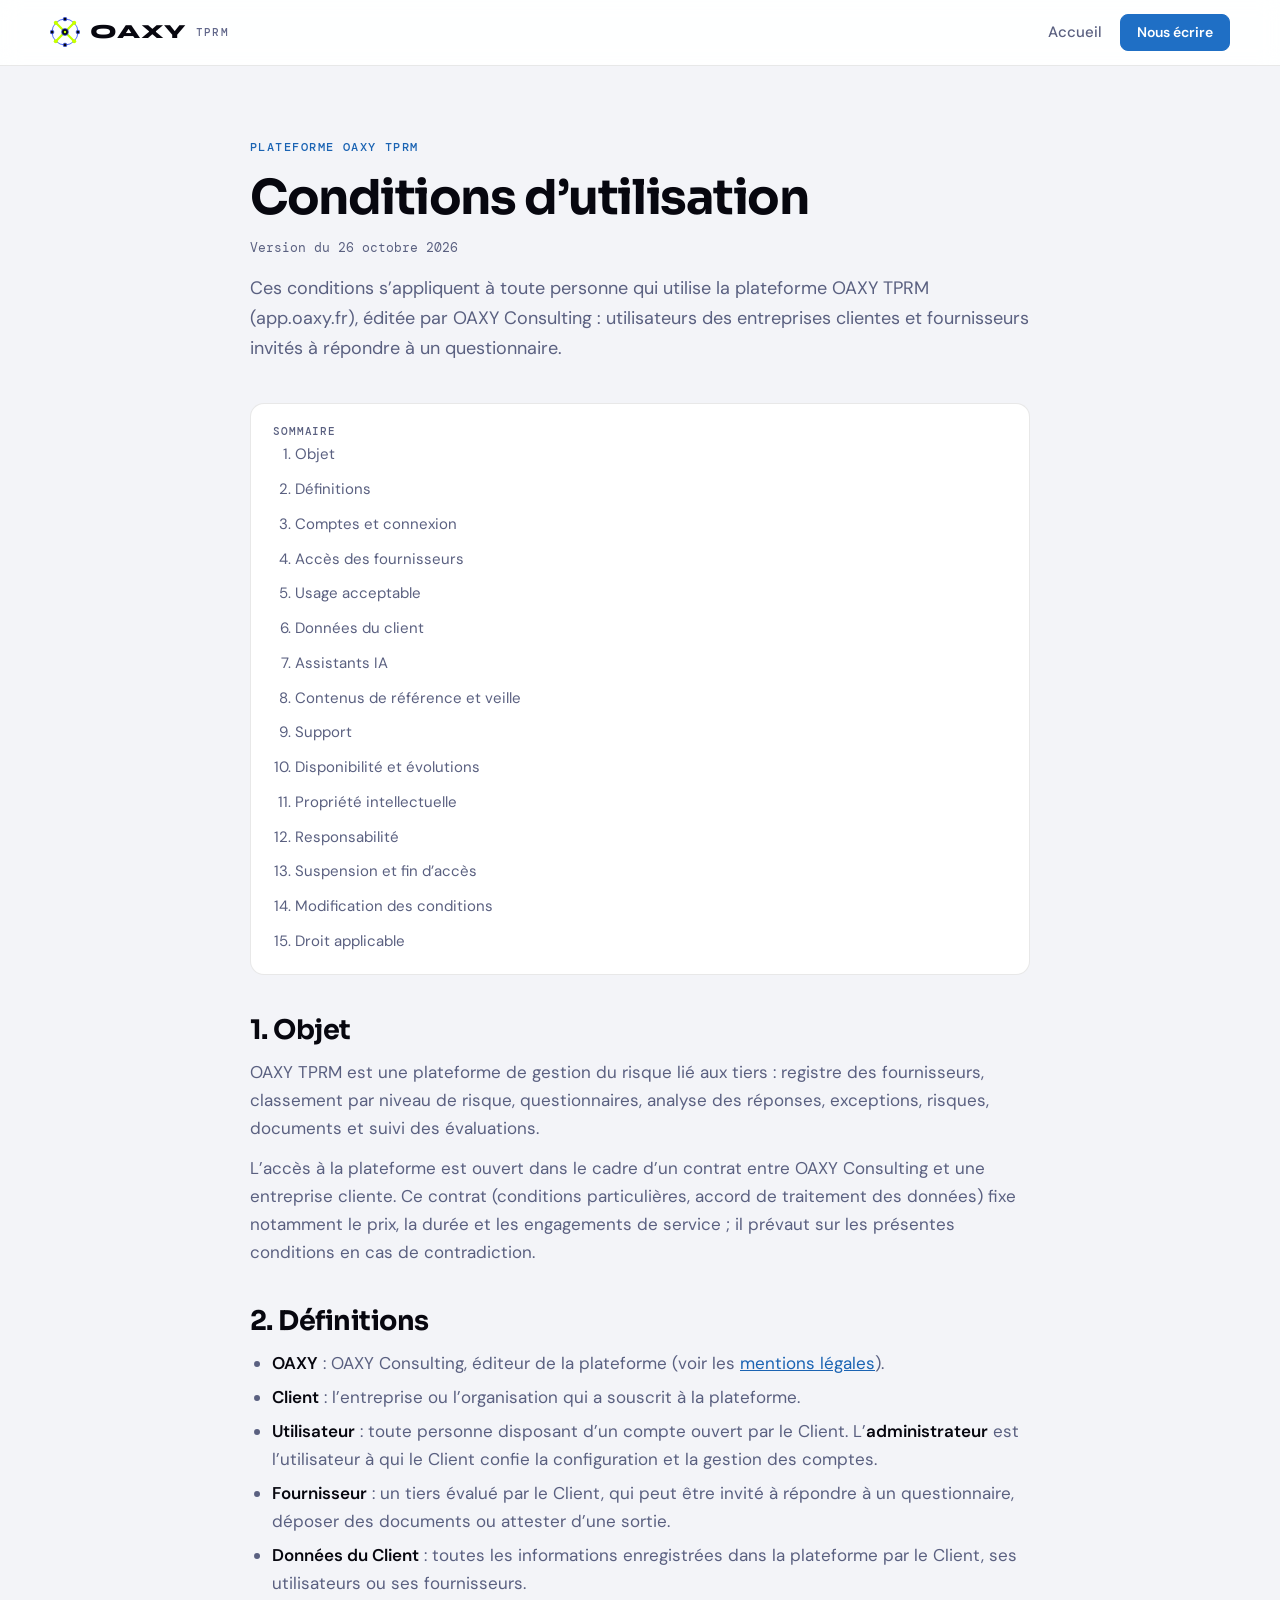
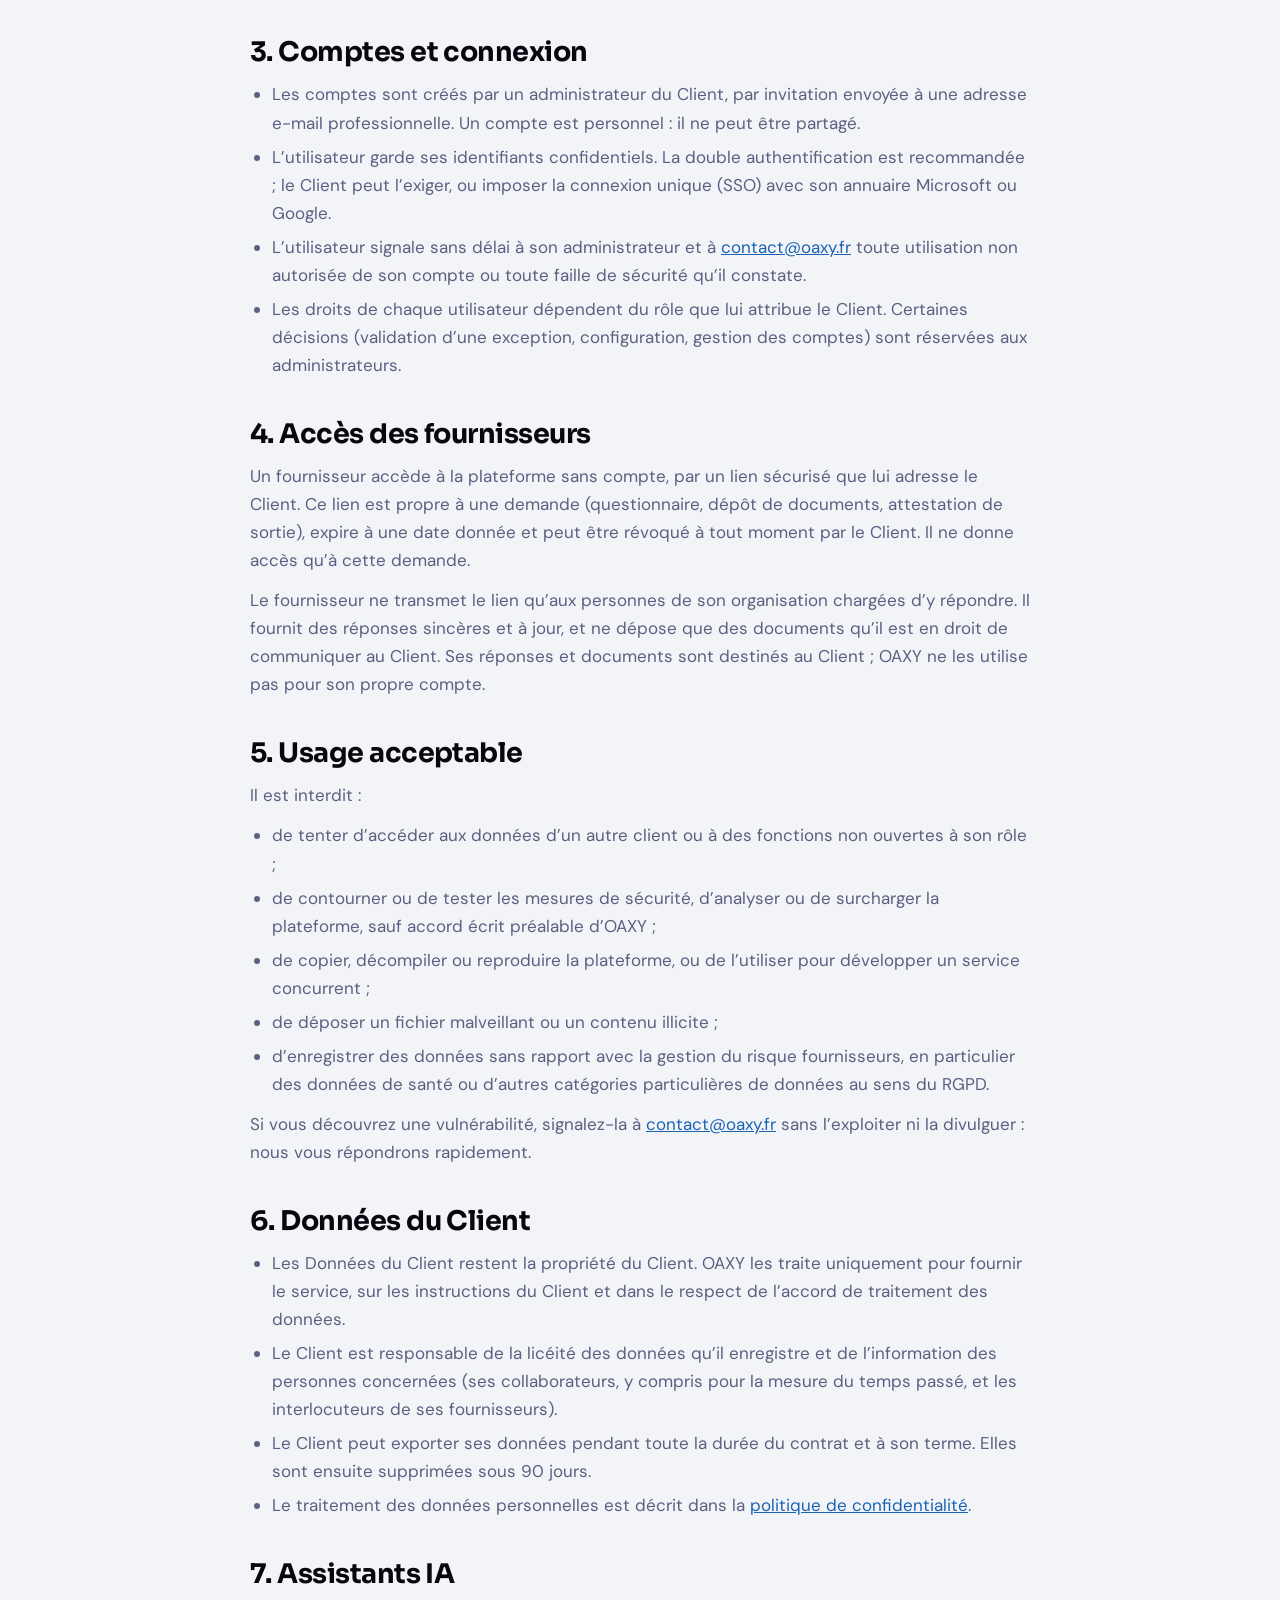
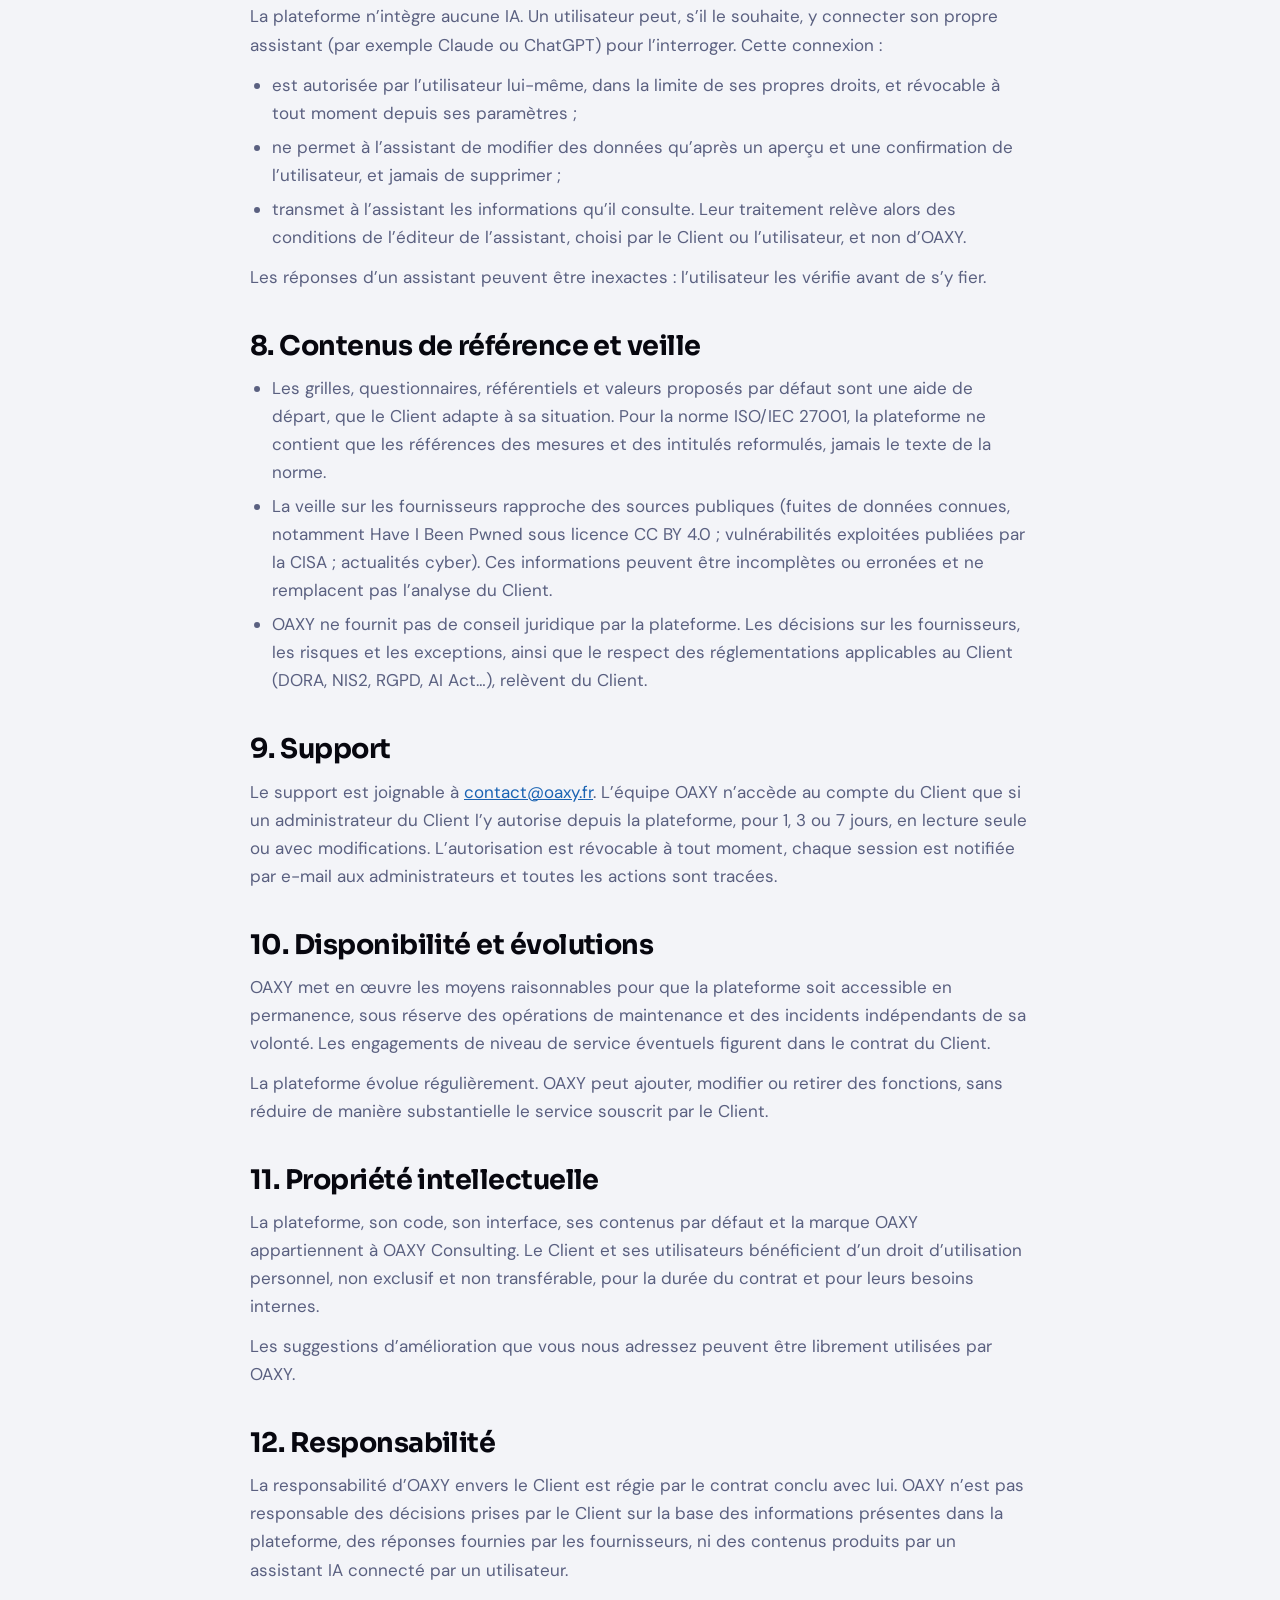
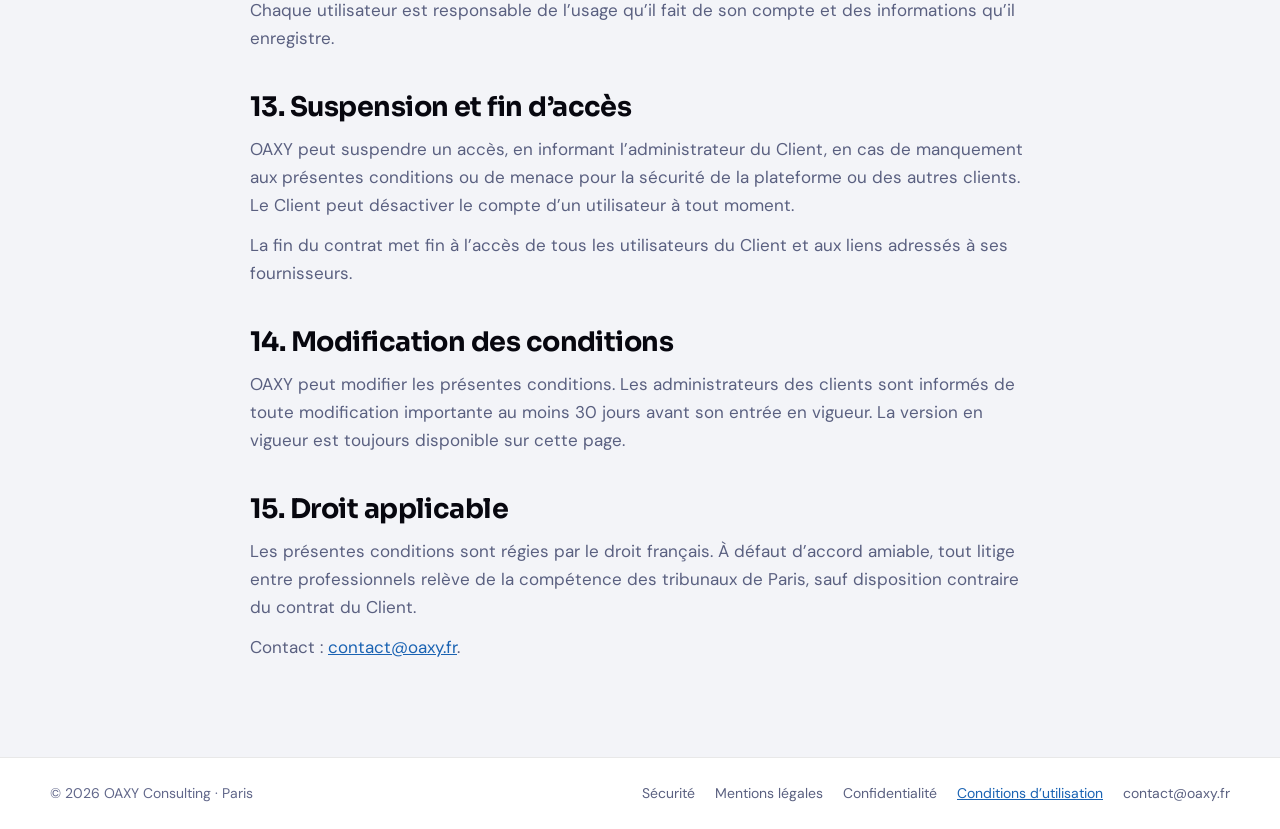
<file: conditions.html>
<!doctype html>
<html lang="fr">
<head>
<meta charset="utf-8">
<meta name="viewport" content="width=device-width, initial-scale=1, viewport-fit=cover">
<title>Conditions d’utilisation — OAXY</title>
<meta name="description" content="Conditions d’utilisation de la plateforme OAXY TPRM : accès, comptes, accès des fournisseurs, usage acceptable, données, assistants IA, responsabilités.">
<link rel="canonical" href="https://www.oaxy.fr/conditions">
<meta name="theme-color" content="#FFFFFF">
<link rel="icon" href="assets/favicon.svg" type="image/svg+xml">
<link rel="icon" href="assets/favicon-32.png" sizes="32x32" type="image/png">
<link rel="apple-touch-icon" href="assets/apple-touch-icon.png">
<link rel="preconnect" href="https://fonts.googleapis.com">
<link rel="preconnect" href="https://fonts.gstatic.com" crossorigin>
<link rel="stylesheet" href="https://fonts.googleapis.com/css2?family=Syne:wght@800&family=Sora:wght@700&family=DM+Sans:opsz,wght@9..40,400;9..40,500;9..40,600;9..40,700&family=DM+Mono:wght@400;500&display=swap">
<link rel="stylesheet" href="assets/legal.css">
</head>
<body>
<header class="nav band">
  <div class="wrap">
    <a class="brand" href="/" aria-label="OAXY TPRM, accueil">
      <img src="assets/logo.svg" alt="" width="30" height="30">
      <span class="wordmark">OAXY</span>
      <span class="wordmark-tag">TPRM</span>
    </a>
    <nav class="nav-links" aria-label="Navigation principale">
      <a href="/">Accueil</a>
      <a class="btn btn--primary" href="mailto:contact@oaxy.fr">Nous écrire</a>
    </nav>
  </div>
</header>

<main class="band">
  <article class="doc">
    <header class="doc-head">
      <span class="eyebrow">Plateforme OAXY TPRM</span>
      <h1>Conditions d’utilisation</h1>
      <p class="updated">Version du 26 octobre 2026</p>
      <p class="intro">Ces conditions s’appliquent à toute personne qui utilise la plateforme OAXY TPRM (app.oaxy.fr), éditée par OAXY Consulting : utilisateurs des entreprises clientes et fournisseurs invités à répondre à un questionnaire.</p>
    </header>

    <nav class="toc" aria-label="Sommaire">
      <p>Sommaire</p>
      <ol>
        <li><a href="#objet">Objet</a></li>
        <li><a href="#definitions">Définitions</a></li>
        <li><a href="#comptes">Comptes et connexion</a></li>
        <li><a href="#fournisseurs">Accès des fournisseurs</a></li>
        <li><a href="#usage">Usage acceptable</a></li>
        <li><a href="#donnees">Données du client</a></li>
        <li><a href="#assistants">Assistants IA</a></li>
        <li><a href="#contenus">Contenus de référence et veille</a></li>
        <li><a href="#support">Support</a></li>
        <li><a href="#disponibilite">Disponibilité et évolutions</a></li>
        <li><a href="#propriete">Propriété intellectuelle</a></li>
        <li><a href="#responsabilite">Responsabilité</a></li>
        <li><a href="#suspension">Suspension et fin d’accès</a></li>
        <li><a href="#modification">Modification des conditions</a></li>
        <li><a href="#droit">Droit applicable</a></li>
      </ol>
    </nav>

    <section id="objet" aria-labelledby="t-objet">
      <h2 id="t-objet">1. Objet</h2>
      <p>OAXY TPRM est une plateforme de gestion du risque lié aux tiers : registre des fournisseurs, classement par niveau de risque, questionnaires, analyse des réponses, exceptions, risques, documents et suivi des évaluations.</p>
      <p>L’accès à la plateforme est ouvert dans le cadre d’un contrat entre OAXY Consulting et une entreprise cliente. Ce contrat (conditions particulières, accord de traitement des données) fixe notamment le prix, la durée et les engagements de service ; il prévaut sur les présentes conditions en cas de contradiction.</p>
    </section>

    <section id="definitions" aria-labelledby="t-definitions">
      <h2 id="t-definitions">2. Définitions</h2>
      <ul>
        <li><b>OAXY</b> : OAXY Consulting, éditeur de la plateforme (voir les <a href="/mentions-legales">mentions légales</a>).</li>
        <li><b>Client</b> : l’entreprise ou l’organisation qui a souscrit à la plateforme.</li>
        <li><b>Utilisateur</b> : toute personne disposant d’un compte ouvert par le Client. L’<b>administrateur</b> est l’utilisateur à qui le Client confie la configuration et la gestion des comptes.</li>
        <li><b>Fournisseur</b> : un tiers évalué par le Client, qui peut être invité à répondre à un questionnaire, déposer des documents ou attester d’une sortie.</li>
        <li><b>Données du Client</b> : toutes les informations enregistrées dans la plateforme par le Client, ses utilisateurs ou ses fournisseurs.</li>
      </ul>
    </section>

    <section id="comptes" aria-labelledby="t-comptes">
      <h2 id="t-comptes">3. Comptes et connexion</h2>
      <ul>
        <li>Les comptes sont créés par un administrateur du Client, par invitation envoyée à une adresse e-mail professionnelle. Un compte est personnel : il ne peut être partagé.</li>
        <li>L’utilisateur garde ses identifiants confidentiels. La double authentification est recommandée ; le Client peut l’exiger, ou imposer la connexion unique (SSO) avec son annuaire Microsoft ou Google.</li>
        <li>L’utilisateur signale sans délai à son administrateur et à <a href="mailto:contact@oaxy.fr">contact@oaxy.fr</a> toute utilisation non autorisée de son compte ou toute faille de sécurité qu’il constate.</li>
        <li>Les droits de chaque utilisateur dépendent du rôle que lui attribue le Client. Certaines décisions (validation d’une exception, configuration, gestion des comptes) sont réservées aux administrateurs.</li>
      </ul>
    </section>

    <section id="fournisseurs" aria-labelledby="t-fournisseurs">
      <h2 id="t-fournisseurs">4. Accès des fournisseurs</h2>
      <p>Un fournisseur accède à la plateforme sans compte, par un lien sécurisé que lui adresse le Client. Ce lien est propre à une demande (questionnaire, dépôt de documents, attestation de sortie), expire à une date donnée et peut être révoqué à tout moment par le Client. Il ne donne accès qu’à cette demande.</p>
      <p>Le fournisseur ne transmet le lien qu’aux personnes de son organisation chargées d’y répondre. Il fournit des réponses sincères et à jour, et ne dépose que des documents qu’il est en droit de communiquer au Client. Ses réponses et documents sont destinés au Client ; OAXY ne les utilise pas pour son propre compte.</p>
    </section>

    <section id="usage" aria-labelledby="t-usage">
      <h2 id="t-usage">5. Usage acceptable</h2>
      <p>Il est interdit :</p>
      <ul>
        <li>de tenter d’accéder aux données d’un autre client ou à des fonctions non ouvertes à son rôle ;</li>
        <li>de contourner ou de tester les mesures de sécurité, d’analyser ou de surcharger la plateforme, sauf accord écrit préalable d’OAXY ;</li>
        <li>de copier, décompiler ou reproduire la plateforme, ou de l’utiliser pour développer un service concurrent ;</li>
        <li>de déposer un fichier malveillant ou un contenu illicite ;</li>
        <li>d’enregistrer des données sans rapport avec la gestion du risque fournisseurs, en particulier des données de santé ou d’autres catégories particulières de données au sens du RGPD.</li>
      </ul>
      <p>Si vous découvrez une vulnérabilité, signalez-la à <a href="mailto:contact@oaxy.fr">contact@oaxy.fr</a> sans l’exploiter ni la divulguer : nous vous répondrons rapidement.</p>
    </section>

    <section id="donnees" aria-labelledby="t-donnees">
      <h2 id="t-donnees">6. Données du Client</h2>
      <ul>
        <li>Les Données du Client restent la propriété du Client. OAXY les traite uniquement pour fournir le service, sur les instructions du Client et dans le respect de l’accord de traitement des données.</li>
        <li>Le Client est responsable de la licéité des données qu’il enregistre et de l’information des personnes concernées (ses collaborateurs, y compris pour la mesure du temps passé, et les interlocuteurs de ses fournisseurs).</li>
        <li>Le Client peut exporter ses données pendant toute la durée du contrat et à son terme. Elles sont ensuite supprimées sous 90 jours.</li>
        <li>Le traitement des données personnelles est décrit dans la <a href="/confidentialite">politique de confidentialité</a>.</li>
      </ul>
    </section>

    <section id="assistants" aria-labelledby="t-assistants">
      <h2 id="t-assistants">7. Assistants IA</h2>
      <p>La plateforme n’intègre aucune IA. Un utilisateur peut, s’il le souhaite, y connecter son propre assistant (par exemple Claude ou ChatGPT) pour l’interroger. Cette connexion :</p>
      <ul>
        <li>est autorisée par l’utilisateur lui-même, dans la limite de ses propres droits, et révocable à tout moment depuis ses paramètres ;</li>
        <li>ne permet à l’assistant de modifier des données qu’après un aperçu et une confirmation de l’utilisateur, et jamais de supprimer ;</li>
        <li>transmet à l’assistant les informations qu’il consulte. Leur traitement relève alors des conditions de l’éditeur de l’assistant, choisi par le Client ou l’utilisateur, et non d’OAXY.</li>
      </ul>
      <p>Les réponses d’un assistant peuvent être inexactes : l’utilisateur les vérifie avant de s’y fier.</p>
    </section>

    <section id="contenus" aria-labelledby="t-contenus">
      <h2 id="t-contenus">8. Contenus de référence et veille</h2>
      <ul>
        <li>Les grilles, questionnaires, référentiels et valeurs proposés par défaut sont une aide de départ, que le Client adapte à sa situation. Pour la norme ISO/IEC 27001, la plateforme ne contient que les références des mesures et des intitulés reformulés, jamais le texte de la norme.</li>
        <li>La veille sur les fournisseurs rapproche des sources publiques (fuites de données connues, notamment Have I Been Pwned sous licence CC BY 4.0 ; vulnérabilités exploitées publiées par la CISA ; actualités cyber). Ces informations peuvent être incomplètes ou erronées et ne remplacent pas l’analyse du Client.</li>
        <li>OAXY ne fournit pas de conseil juridique par la plateforme. Les décisions sur les fournisseurs, les risques et les exceptions, ainsi que le respect des réglementations applicables au Client (DORA, NIS2, RGPD, AI Act…), relèvent du Client.</li>
      </ul>
    </section>

    <section id="support" aria-labelledby="t-support">
      <h2 id="t-support">9. Support</h2>
      <p>Le support est joignable à <a href="mailto:contact@oaxy.fr">contact@oaxy.fr</a>. L’équipe OAXY n’accède au compte du Client que si un administrateur du Client l’y autorise depuis la plateforme, pour 1, 3 ou 7 jours, en lecture seule ou avec modifications. L’autorisation est révocable à tout moment, chaque session est notifiée par e-mail aux administrateurs et toutes les actions sont tracées.</p>
    </section>

    <section id="disponibilite" aria-labelledby="t-disponibilite">
      <h2 id="t-disponibilite">10. Disponibilité et évolutions</h2>
      <p>OAXY met en œuvre les moyens raisonnables pour que la plateforme soit accessible en permanence, sous réserve des opérations de maintenance et des incidents indépendants de sa volonté. Les engagements de niveau de service éventuels figurent dans le contrat du Client.</p>
      <p>La plateforme évolue régulièrement. OAXY peut ajouter, modifier ou retirer des fonctions, sans réduire de manière substantielle le service souscrit par le Client.</p>
    </section>

    <section id="propriete" aria-labelledby="t-propriete">
      <h2 id="t-propriete">11. Propriété intellectuelle</h2>
      <p>La plateforme, son code, son interface, ses contenus par défaut et la marque OAXY appartiennent à OAXY Consulting. Le Client et ses utilisateurs bénéficient d’un droit d’utilisation personnel, non exclusif et non transférable, pour la durée du contrat et pour leurs besoins internes.</p>
      <p>Les suggestions d’amélioration que vous nous adressez peuvent être librement utilisées par OAXY.</p>
    </section>

    <section id="responsabilite" aria-labelledby="t-responsabilite">
      <h2 id="t-responsabilite">12. Responsabilité</h2>
      <p>La responsabilité d’OAXY envers le Client est régie par le contrat conclu avec lui. OAXY n’est pas responsable des décisions prises par le Client sur la base des informations présentes dans la plateforme, des réponses fournies par les fournisseurs, ni des contenus produits par un assistant IA connecté par un utilisateur.</p>
      <p>Chaque utilisateur est responsable de l’usage qu’il fait de son compte et des informations qu’il enregistre.</p>
    </section>

    <section id="suspension" aria-labelledby="t-suspension">
      <h2 id="t-suspension">13. Suspension et fin d’accès</h2>
      <p>OAXY peut suspendre un accès, en informant l’administrateur du Client, en cas de manquement aux présentes conditions ou de menace pour la sécurité de la plateforme ou des autres clients. Le Client peut désactiver le compte d’un utilisateur à tout moment.</p>
      <p>La fin du contrat met fin à l’accès de tous les utilisateurs du Client et aux liens adressés à ses fournisseurs.</p>
    </section>

    <section id="modification" aria-labelledby="t-modification">
      <h2 id="t-modification">14. Modification des conditions</h2>
      <p>OAXY peut modifier les présentes conditions. Les administrateurs des clients sont informés de toute modification importante au moins 30 jours avant son entrée en vigueur. La version en vigueur est toujours disponible sur cette page.</p>
    </section>

    <section id="droit" aria-labelledby="t-droit">
      <h2 id="t-droit">15. Droit applicable</h2>
      <p>Les présentes conditions sont régies par le droit français. À défaut d’accord amiable, tout litige entre professionnels relève de la compétence des tribunaux de Paris, sauf disposition contraire du contrat du Client.</p>
      <p>Contact : <a href="mailto:contact@oaxy.fr">contact@oaxy.fr</a>.</p>
    </section>
  </article>
</main>

<footer class="footer band">
  <div class="wrap">
    <span>© 2026 OAXY Consulting · Paris</span>
    <nav aria-label="Informations légales">
      <a href="/securite">Sécurité</a>
      <a href="/mentions-legales">Mentions légales</a>
      <a href="/confidentialite">Confidentialité</a>
      <a href="/conditions" aria-current="page">Conditions d’utilisation</a>
      <a href="mailto:contact@oaxy.fr">contact@oaxy.fr</a>
    </nav>
  </div>
</footer>
</body>
</html>
</file>
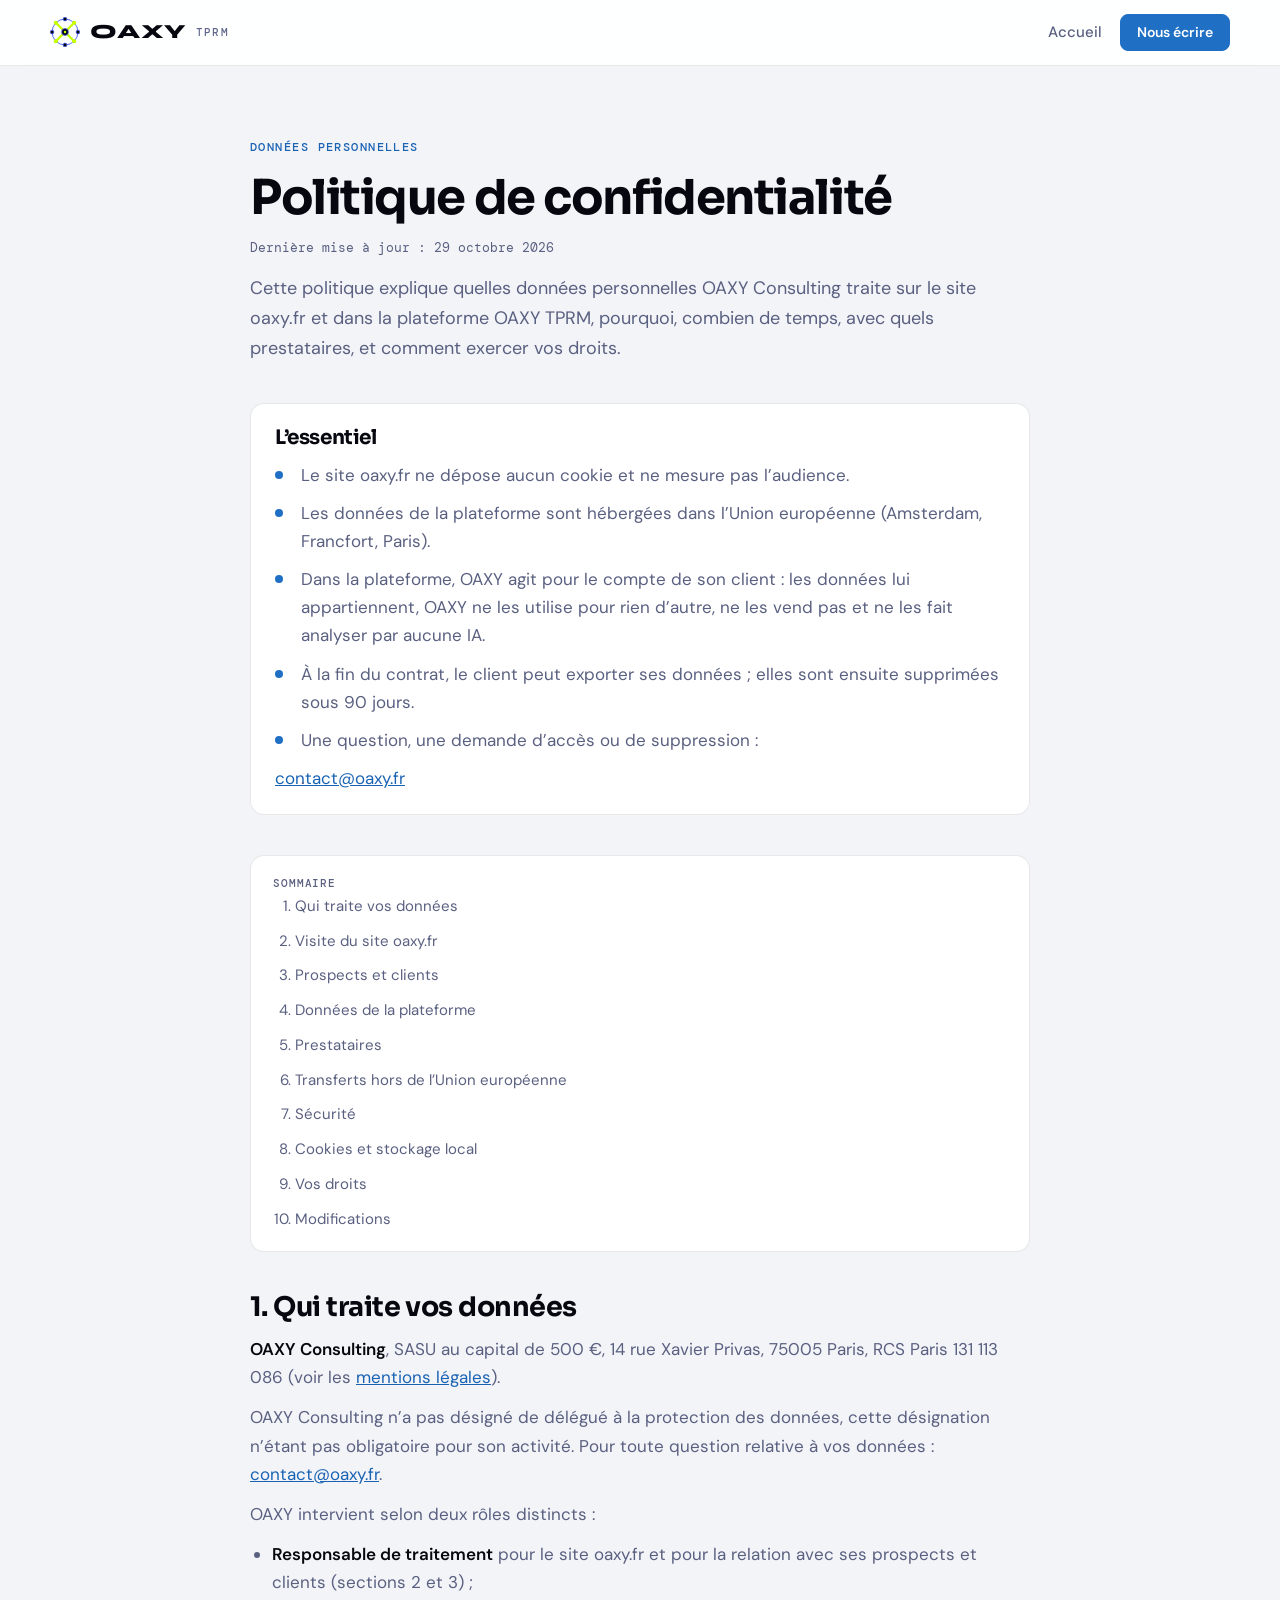
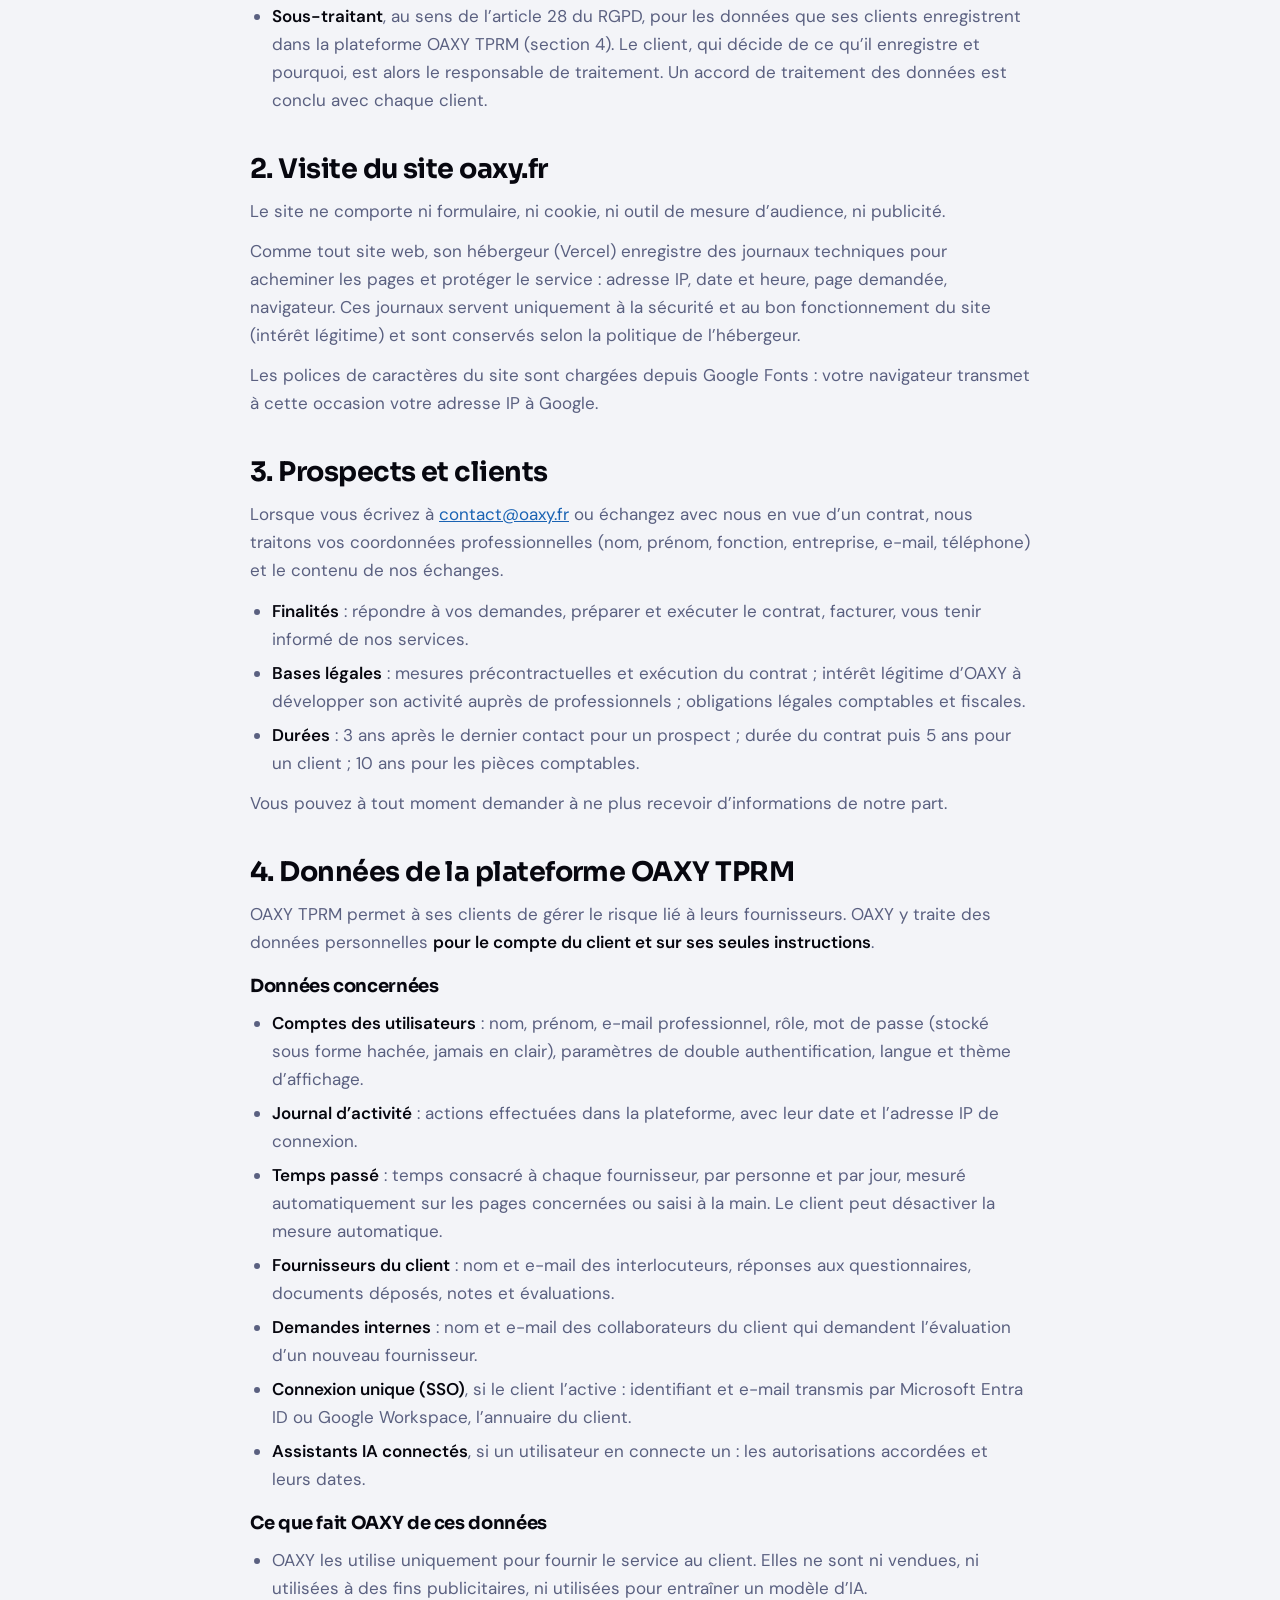
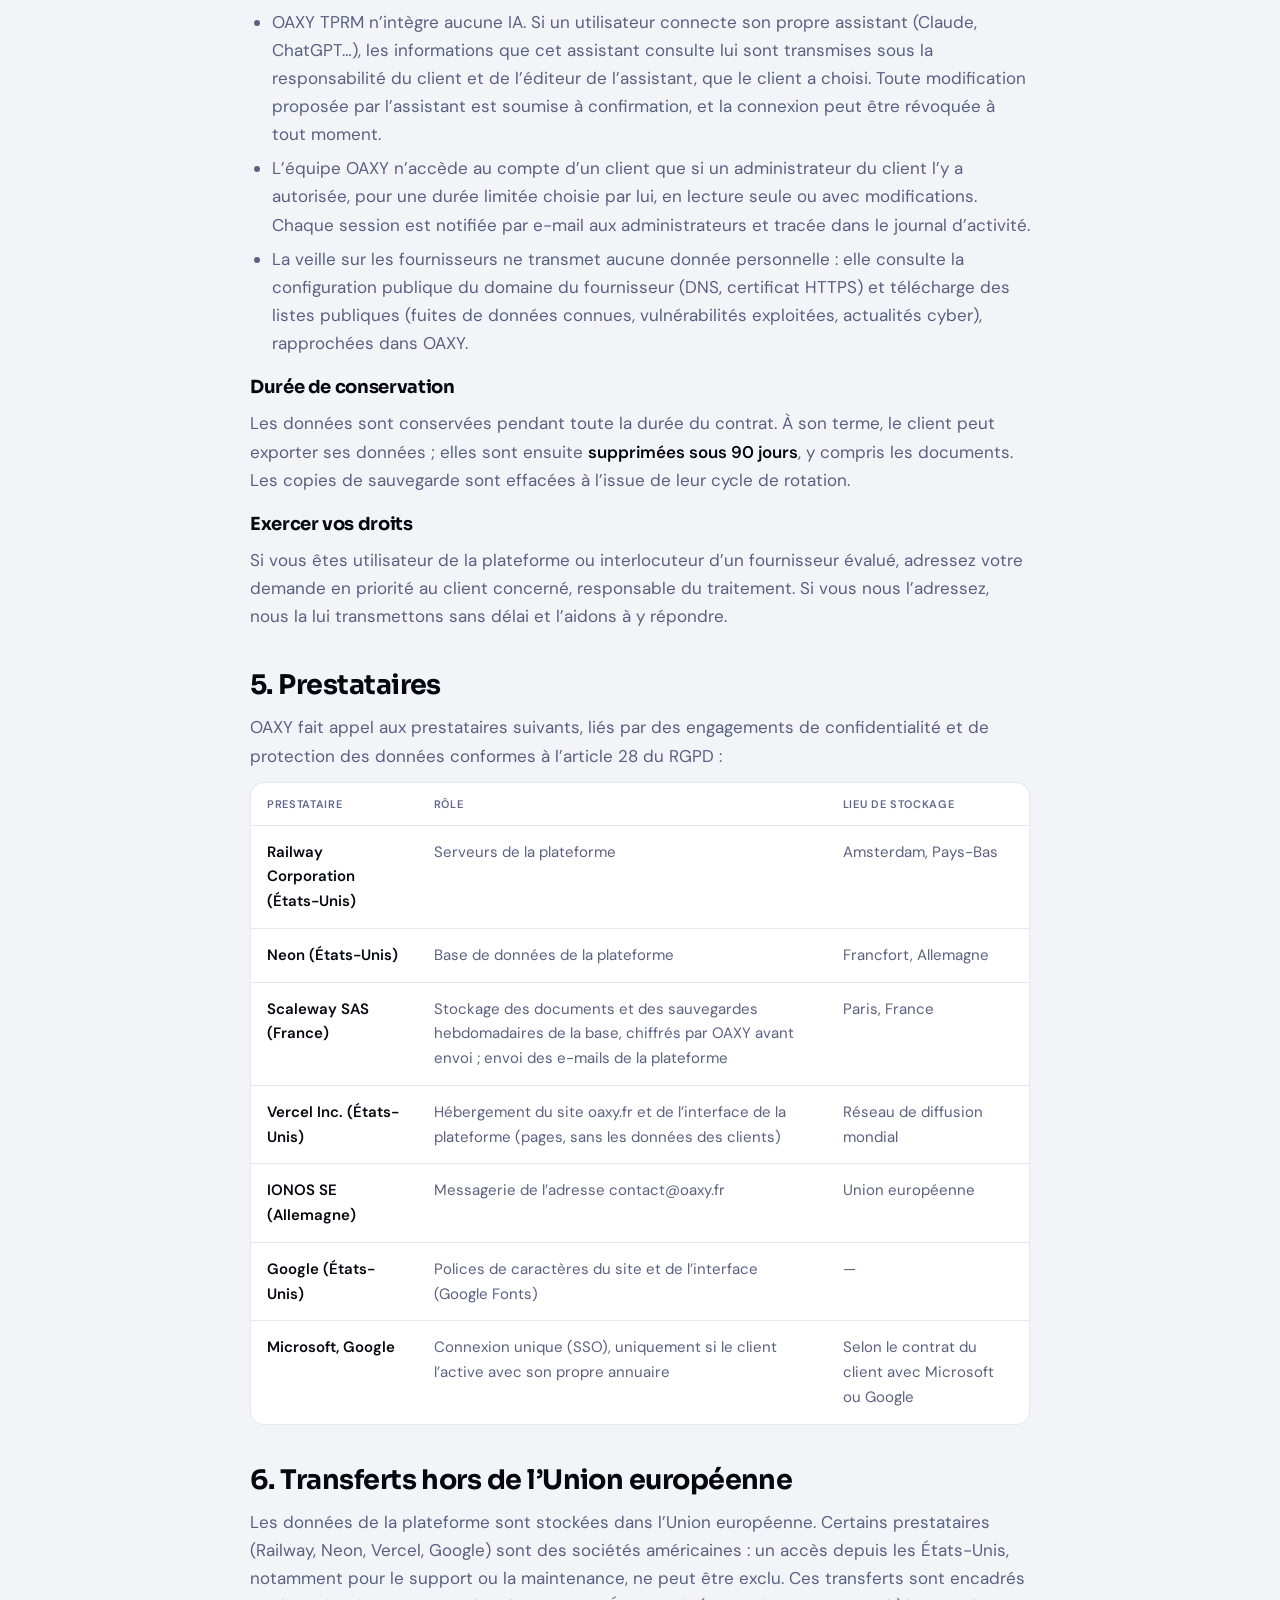
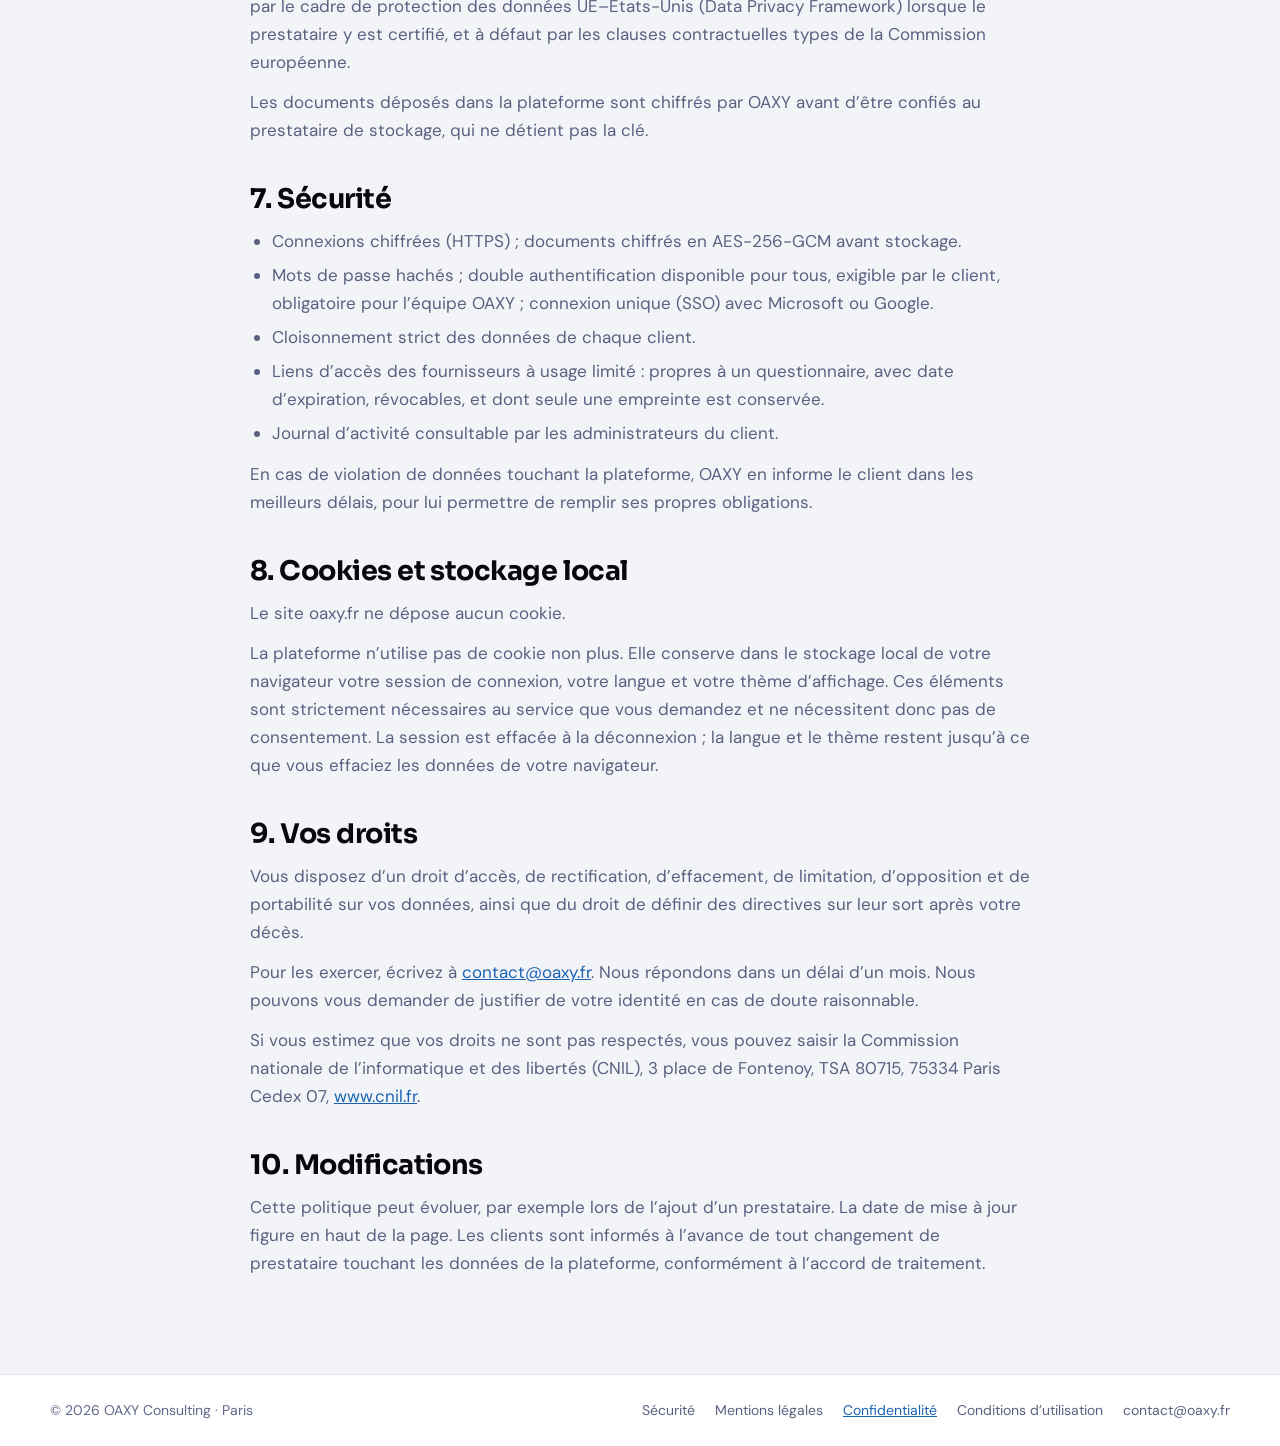
<file: confidentialite.html>
<!doctype html>
<html lang="fr">
<head>
<meta charset="utf-8">
<meta name="viewport" content="width=device-width, initial-scale=1, viewport-fit=cover">
<title>Politique de confidentialité — OAXY</title>
<meta name="description" content="Comment OAXY Consulting traite les données personnelles sur le site oaxy.fr et dans la plateforme OAXY TPRM : finalités, durées, prestataires, sécurité, droits.">
<link rel="canonical" href="https://www.oaxy.fr/confidentialite">
<meta name="theme-color" content="#FFFFFF">
<link rel="icon" href="assets/favicon.svg" type="image/svg+xml">
<link rel="icon" href="assets/favicon-32.png" sizes="32x32" type="image/png">
<link rel="apple-touch-icon" href="assets/apple-touch-icon.png">
<link rel="preconnect" href="https://fonts.googleapis.com">
<link rel="preconnect" href="https://fonts.gstatic.com" crossorigin>
<link rel="stylesheet" href="https://fonts.googleapis.com/css2?family=Syne:wght@800&family=Sora:wght@700&family=DM+Sans:opsz,wght@9..40,400;9..40,500;9..40,600;9..40,700&family=DM+Mono:wght@400;500&display=swap">
<link rel="stylesheet" href="assets/legal.css">
</head>
<body>
<header class="nav band">
  <div class="wrap">
    <a class="brand" href="/" aria-label="OAXY TPRM, accueil">
      <img src="assets/logo.svg" alt="" width="30" height="30">
      <span class="wordmark">OAXY</span>
      <span class="wordmark-tag">TPRM</span>
    </a>
    <nav class="nav-links" aria-label="Navigation principale">
      <a href="/">Accueil</a>
      <a class="btn btn--primary" href="mailto:contact@oaxy.fr">Nous écrire</a>
    </nav>
  </div>
</header>

<main class="band">
  <article class="doc">
    <header class="doc-head">
      <span class="eyebrow">Données personnelles</span>
      <h1>Politique de confidentialité</h1>
      <p class="updated">Dernière mise à jour : 29 octobre 2026</p>
      <p class="intro">Cette politique explique quelles données personnelles OAXY Consulting traite sur le site oaxy.fr et dans la plateforme OAXY TPRM, pourquoi, combien de temps, avec quels prestataires, et comment exercer vos droits.</p>
    </header>

    <aside class="essentials" aria-labelledby="t-essentiel">
      <h2 id="t-essentiel">L’essentiel</h2>
      <ul>
        <li>Le site oaxy.fr ne dépose aucun cookie et ne mesure pas l’audience.</li>
        <li>Les données de la plateforme sont hébergées dans l’Union européenne (Amsterdam, Francfort, Paris).</li>
        <li>Dans la plateforme, OAXY agit pour le compte de son client : les données lui appartiennent, OAXY ne les utilise pour rien d’autre, ne les vend pas et ne les fait analyser par aucune IA.</li>
        <li>À la fin du contrat, le client peut exporter ses données ; elles sont ensuite supprimées sous 90 jours.</li>
        <li>Une question, une demande d’accès ou de suppression : <a href="mailto:contact@oaxy.fr">contact@oaxy.fr</a>.</li>
      </ul>
    </aside>

    <nav class="toc" aria-label="Sommaire">
      <p>Sommaire</p>
      <ol>
        <li><a href="#responsable">Qui traite vos données</a></li>
        <li><a href="#site">Visite du site oaxy.fr</a></li>
        <li><a href="#contacts">Prospects et clients</a></li>
        <li><a href="#plateforme">Données de la plateforme</a></li>
        <li><a href="#prestataires">Prestataires</a></li>
        <li><a href="#transferts">Transferts hors de l’Union européenne</a></li>
        <li><a href="#securite">Sécurité</a></li>
        <li><a href="#stockage">Cookies et stockage local</a></li>
        <li><a href="#droits">Vos droits</a></li>
        <li><a href="#modifications">Modifications</a></li>
      </ol>
    </nav>

    <section id="responsable" aria-labelledby="t-responsable">
      <h2 id="t-responsable">1. Qui traite vos données</h2>
      <p><b>OAXY Consulting</b>, SASU au capital de 500 €, 14 rue Xavier Privas, 75005 Paris, RCS Paris 131 113 086 (voir les <a href="/mentions-legales">mentions légales</a>).</p>
      <p>OAXY Consulting n’a pas désigné de délégué à la protection des données, cette désignation n’étant pas obligatoire pour son activité. Pour toute question relative à vos données : <a href="mailto:contact@oaxy.fr">contact@oaxy.fr</a>.</p>
      <p>OAXY intervient selon deux rôles distincts :</p>
      <ul>
        <li><b>Responsable de traitement</b> pour le site oaxy.fr et pour la relation avec ses prospects et clients (sections 2 et 3) ;</li>
        <li><b>Sous-traitant</b>, au sens de l’article 28 du RGPD, pour les données que ses clients enregistrent dans la plateforme OAXY TPRM (section 4). Le client, qui décide de ce qu’il enregistre et pourquoi, est alors le responsable de traitement. Un accord de traitement des données est conclu avec chaque client.</li>
      </ul>
    </section>

    <section id="site" aria-labelledby="t-site">
      <h2 id="t-site">2. Visite du site oaxy.fr</h2>
      <p>Le site ne comporte ni formulaire, ni cookie, ni outil de mesure d’audience, ni publicité.</p>
      <p>Comme tout site web, son hébergeur (Vercel) enregistre des journaux techniques pour acheminer les pages et protéger le service : adresse IP, date et heure, page demandée, navigateur. Ces journaux servent uniquement à la sécurité et au bon fonctionnement du site (intérêt légitime) et sont conservés selon la politique de l’hébergeur.</p>
      <p>Les polices de caractères du site sont chargées depuis Google Fonts : votre navigateur transmet à cette occasion votre adresse IP à Google.</p>
    </section>

    <section id="contacts" aria-labelledby="t-contacts">
      <h2 id="t-contacts">3. Prospects et clients</h2>
      <p>Lorsque vous écrivez à <a href="mailto:contact@oaxy.fr">contact@oaxy.fr</a> ou échangez avec nous en vue d’un contrat, nous traitons vos coordonnées professionnelles (nom, prénom, fonction, entreprise, e-mail, téléphone) et le contenu de nos échanges.</p>
      <ul>
        <li><b>Finalités</b> : répondre à vos demandes, préparer et exécuter le contrat, facturer, vous tenir informé de nos services.</li>
        <li><b>Bases légales</b> : mesures précontractuelles et exécution du contrat ; intérêt légitime d’OAXY à développer son activité auprès de professionnels ; obligations légales comptables et fiscales.</li>
        <li><b>Durées</b> : 3 ans après le dernier contact pour un prospect ; durée du contrat puis 5 ans pour un client ; 10 ans pour les pièces comptables.</li>
      </ul>
      <p>Vous pouvez à tout moment demander à ne plus recevoir d’informations de notre part.</p>
    </section>

    <section id="plateforme" aria-labelledby="t-plateforme">
      <h2 id="t-plateforme">4. Données de la plateforme OAXY TPRM</h2>
      <p>OAXY TPRM permet à ses clients de gérer le risque lié à leurs fournisseurs. OAXY y traite des données personnelles <b>pour le compte du client et sur ses seules instructions</b>.</p>

      <h3>Données concernées</h3>
      <ul>
        <li><b>Comptes des utilisateurs</b> : nom, prénom, e-mail professionnel, rôle, mot de passe (stocké sous forme hachée, jamais en clair), paramètres de double authentification, langue et thème d’affichage.</li>
        <li><b>Journal d’activité</b> : actions effectuées dans la plateforme, avec leur date et l’adresse IP de connexion.</li>
        <li><b>Temps passé</b> : temps consacré à chaque fournisseur, par personne et par jour, mesuré automatiquement sur les pages concernées ou saisi à la main. Le client peut désactiver la mesure automatique.</li>
        <li><b>Fournisseurs du client</b> : nom et e-mail des interlocuteurs, réponses aux questionnaires, documents déposés, notes et évaluations.</li>
        <li><b>Demandes internes</b> : nom et e-mail des collaborateurs du client qui demandent l’évaluation d’un nouveau fournisseur.</li>
        <li><b>Connexion unique (SSO)</b>, si le client l’active : identifiant et e-mail transmis par Microsoft Entra ID ou Google Workspace, l’annuaire du client.</li>
        <li><b>Assistants IA connectés</b>, si un utilisateur en connecte un : les autorisations accordées et leurs dates.</li>
      </ul>

      <h3>Ce que fait OAXY de ces données</h3>
      <ul>
        <li>OAXY les utilise uniquement pour fournir le service au client. Elles ne sont ni vendues, ni utilisées à des fins publicitaires, ni utilisées pour entraîner un modèle d’IA.</li>
        <li>OAXY TPRM n’intègre aucune IA. Si un utilisateur connecte son propre assistant (Claude, ChatGPT…), les informations que cet assistant consulte lui sont transmises sous la responsabilité du client et de l’éditeur de l’assistant, que le client a choisi. Toute modification proposée par l’assistant est soumise à confirmation, et la connexion peut être révoquée à tout moment.</li>
        <li>L’équipe OAXY n’accède au compte d’un client que si un administrateur du client l’y a autorisée, pour une durée limitée choisie par lui, en lecture seule ou avec modifications. Chaque session est notifiée par e-mail aux administrateurs et tracée dans le journal d’activité.</li>
        <li>La veille sur les fournisseurs ne transmet aucune donnée personnelle : elle consulte la configuration publique du domaine du fournisseur (DNS, certificat HTTPS) et télécharge des listes publiques (fuites de données connues, vulnérabilités exploitées, actualités cyber), rapprochées dans OAXY.</li>
      </ul>

      <h3>Durée de conservation</h3>
      <p>Les données sont conservées pendant toute la durée du contrat. À son terme, le client peut exporter ses données ; elles sont ensuite <b>supprimées sous 90 jours</b>, y compris les documents. Les copies de sauvegarde sont effacées à l’issue de leur cycle de rotation.</p>

      <h3>Exercer vos droits</h3>
      <p>Si vous êtes utilisateur de la plateforme ou interlocuteur d’un fournisseur évalué, adressez votre demande en priorité au client concerné, responsable du traitement. Si vous nous l’adressez, nous la lui transmettons sans délai et l’aidons à y répondre.</p>
    </section>

    <section id="prestataires" aria-labelledby="t-prestataires">
      <h2 id="t-prestataires">5. Prestataires</h2>
      <p>OAXY fait appel aux prestataires suivants, liés par des engagements de confidentialité et de protection des données conformes à l’article 28 du RGPD :</p>
      <div class="table-card">
        <table class="table">
          <thead><tr><th scope="col">Prestataire</th><th scope="col">Rôle</th><th scope="col">Lieu de stockage</th></tr></thead>
          <tbody>
            <tr><td>Railway Corporation (États-Unis)</td><td>Serveurs de la plateforme</td><td>Amsterdam, Pays-Bas</td></tr>
            <tr><td>Neon (États-Unis)</td><td>Base de données de la plateforme</td><td>Francfort, Allemagne</td></tr>
            <tr><td>Scaleway SAS (France)</td><td>Stockage des documents et des sauvegardes hebdomadaires de la base, chiffrés par OAXY avant envoi ; envoi des e-mails de la plateforme</td><td>Paris, France</td></tr>
            <tr><td>Vercel Inc. (États-Unis)</td><td>Hébergement du site oaxy.fr et de l’interface de la plateforme (pages, sans les données des clients)</td><td>Réseau de diffusion mondial</td></tr>
            <tr><td>IONOS SE (Allemagne)</td><td>Messagerie de l’adresse contact@oaxy.fr</td><td>Union européenne</td></tr>
            <tr><td>Google (États-Unis)</td><td>Polices de caractères du site et de l’interface (Google Fonts)</td><td>—</td></tr>
            <tr><td>Microsoft, Google</td><td>Connexion unique (SSO), uniquement si le client l’active avec son propre annuaire</td><td>Selon le contrat du client avec Microsoft ou Google</td></tr>
          </tbody>
        </table>
      </div>
    </section>

    <section id="transferts" aria-labelledby="t-transferts">
      <h2 id="t-transferts">6. Transferts hors de l’Union européenne</h2>
      <p>Les données de la plateforme sont stockées dans l’Union européenne. Certains prestataires (Railway, Neon, Vercel, Google) sont des sociétés américaines : un accès depuis les États-Unis, notamment pour le support ou la maintenance, ne peut être exclu. Ces transferts sont encadrés par le cadre de protection des données UE–États-Unis (Data Privacy Framework) lorsque le prestataire y est certifié, et à défaut par les clauses contractuelles types de la Commission européenne.</p>
      <p>Les documents déposés dans la plateforme sont chiffrés par OAXY avant d’être confiés au prestataire de stockage, qui ne détient pas la clé.</p>
    </section>

    <section id="securite" aria-labelledby="t-securite">
      <h2 id="t-securite">7. Sécurité</h2>
      <ul>
        <li>Connexions chiffrées (HTTPS) ; documents chiffrés en AES-256-GCM avant stockage.</li>
        <li>Mots de passe hachés ; double authentification disponible pour tous, exigible par le client, obligatoire pour l’équipe OAXY ; connexion unique (SSO) avec Microsoft ou Google.</li>
        <li>Cloisonnement strict des données de chaque client.</li>
        <li>Liens d’accès des fournisseurs à usage limité : propres à un questionnaire, avec date d’expiration, révocables, et dont seule une empreinte est conservée.</li>
        <li>Journal d’activité consultable par les administrateurs du client.</li>
      </ul>
      <p>En cas de violation de données touchant la plateforme, OAXY en informe le client dans les meilleurs délais, pour lui permettre de remplir ses propres obligations.</p>
    </section>

    <section id="stockage" aria-labelledby="t-stockage">
      <h2 id="t-stockage">8. Cookies et stockage local</h2>
      <p>Le site oaxy.fr ne dépose aucun cookie.</p>
      <p>La plateforme n’utilise pas de cookie non plus. Elle conserve dans le stockage local de votre navigateur votre session de connexion, votre langue et votre thème d’affichage. Ces éléments sont strictement nécessaires au service que vous demandez et ne nécessitent donc pas de consentement. La session est effacée à la déconnexion ; la langue et le thème restent jusqu’à ce que vous effaciez les données de votre navigateur.</p>
    </section>

    <section id="droits" aria-labelledby="t-droits">
      <h2 id="t-droits">9. Vos droits</h2>
      <p>Vous disposez d’un droit d’accès, de rectification, d’effacement, de limitation, d’opposition et de portabilité sur vos données, ainsi que du droit de définir des directives sur leur sort après votre décès.</p>
      <p>Pour les exercer, écrivez à <a href="mailto:contact@oaxy.fr">contact@oaxy.fr</a>. Nous répondons dans un délai d’un mois. Nous pouvons vous demander de justifier de votre identité en cas de doute raisonnable.</p>
      <p>Si vous estimez que vos droits ne sont pas respectés, vous pouvez saisir la Commission nationale de l’informatique et des libertés (CNIL), 3 place de Fontenoy, TSA 80715, 75334 Paris Cedex 07, <a href="https://www.cnil.fr" rel="noopener noreferrer">www.cnil.fr</a>.</p>
    </section>

    <section id="modifications" aria-labelledby="t-modifications">
      <h2 id="t-modifications">10. Modifications</h2>
      <p>Cette politique peut évoluer, par exemple lors de l’ajout d’un prestataire. La date de mise à jour figure en haut de la page. Les clients sont informés à l’avance de tout changement de prestataire touchant les données de la plateforme, conformément à l’accord de traitement.</p>
    </section>
  </article>
</main>

<footer class="footer band">
  <div class="wrap">
    <span>© 2026 OAXY Consulting · Paris</span>
    <nav aria-label="Informations légales">
      <a href="/securite">Sécurité</a>
      <a href="/mentions-legales">Mentions légales</a>
      <a href="/confidentialite" aria-current="page">Confidentialité</a>
      <a href="/conditions">Conditions d’utilisation</a>
      <a href="mailto:contact@oaxy.fr">contact@oaxy.fr</a>
    </nav>
  </div>
</footer>
</body>
</html>
</file>
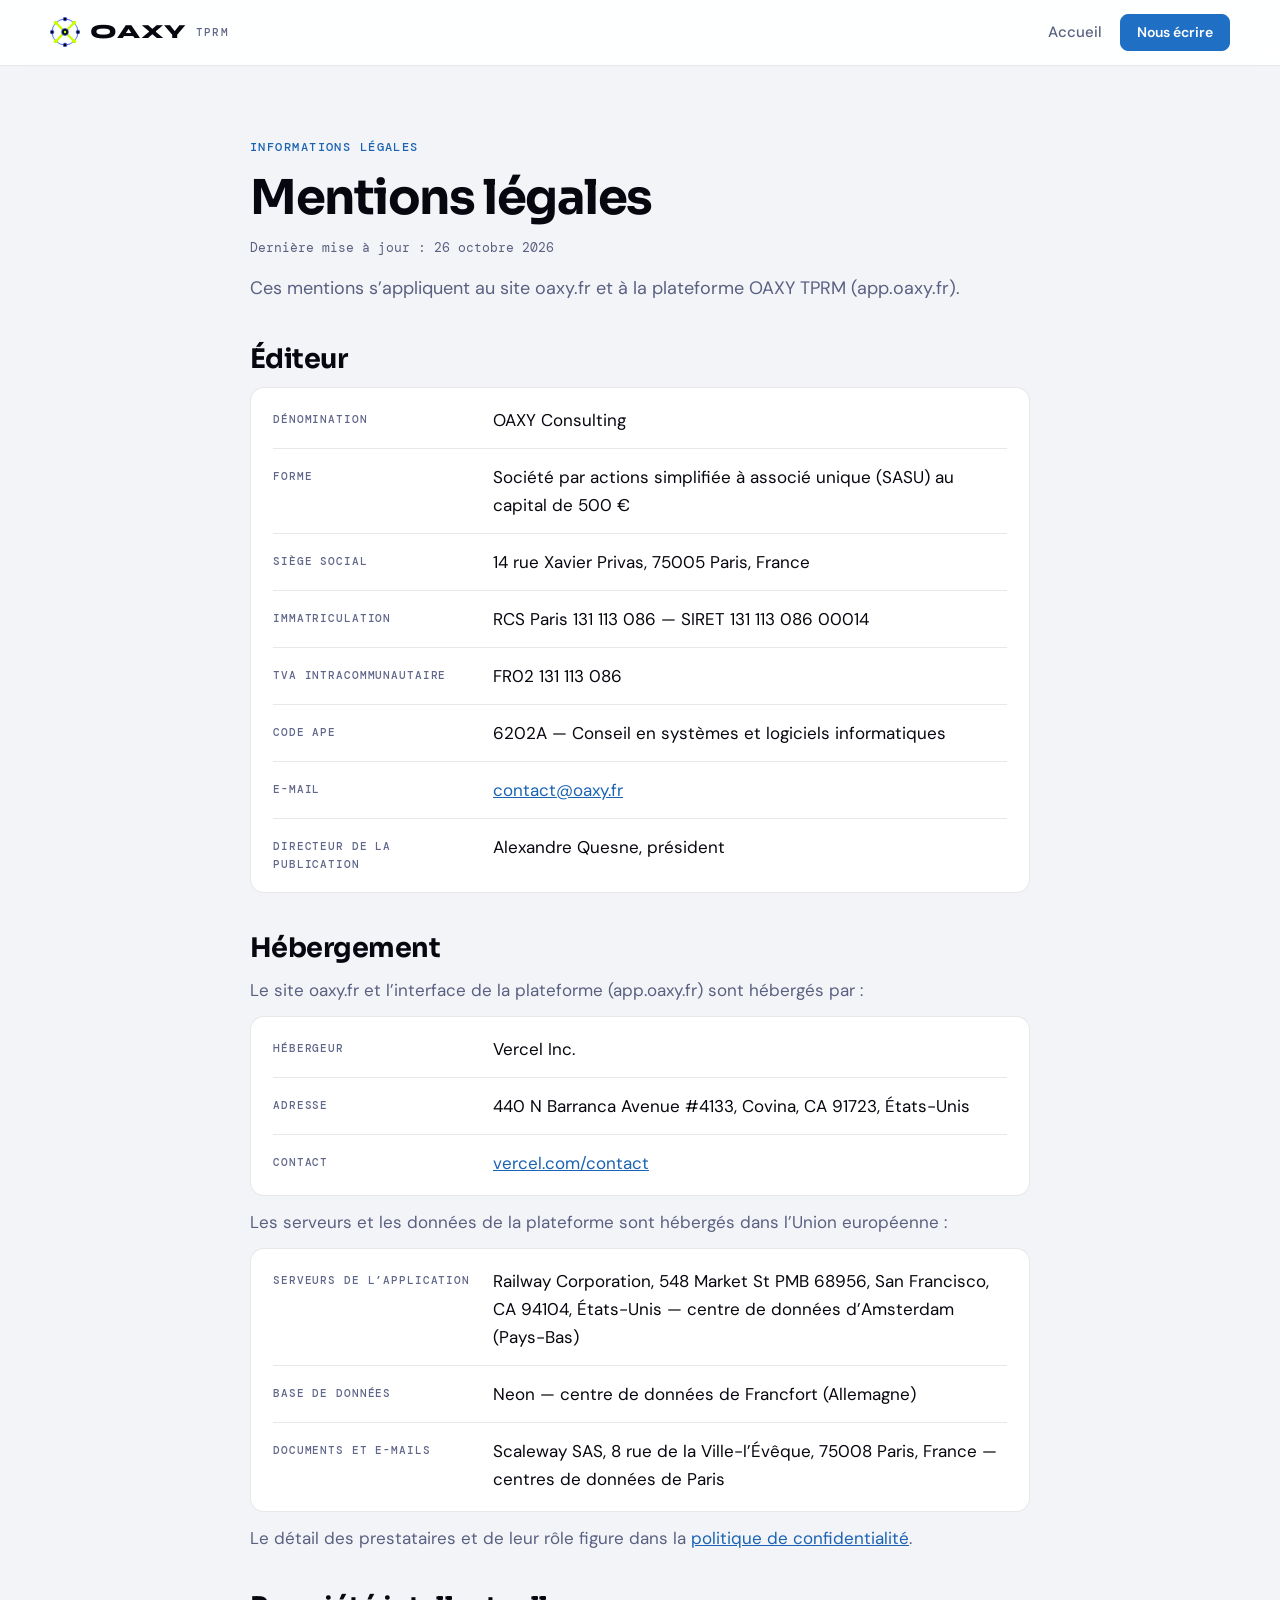
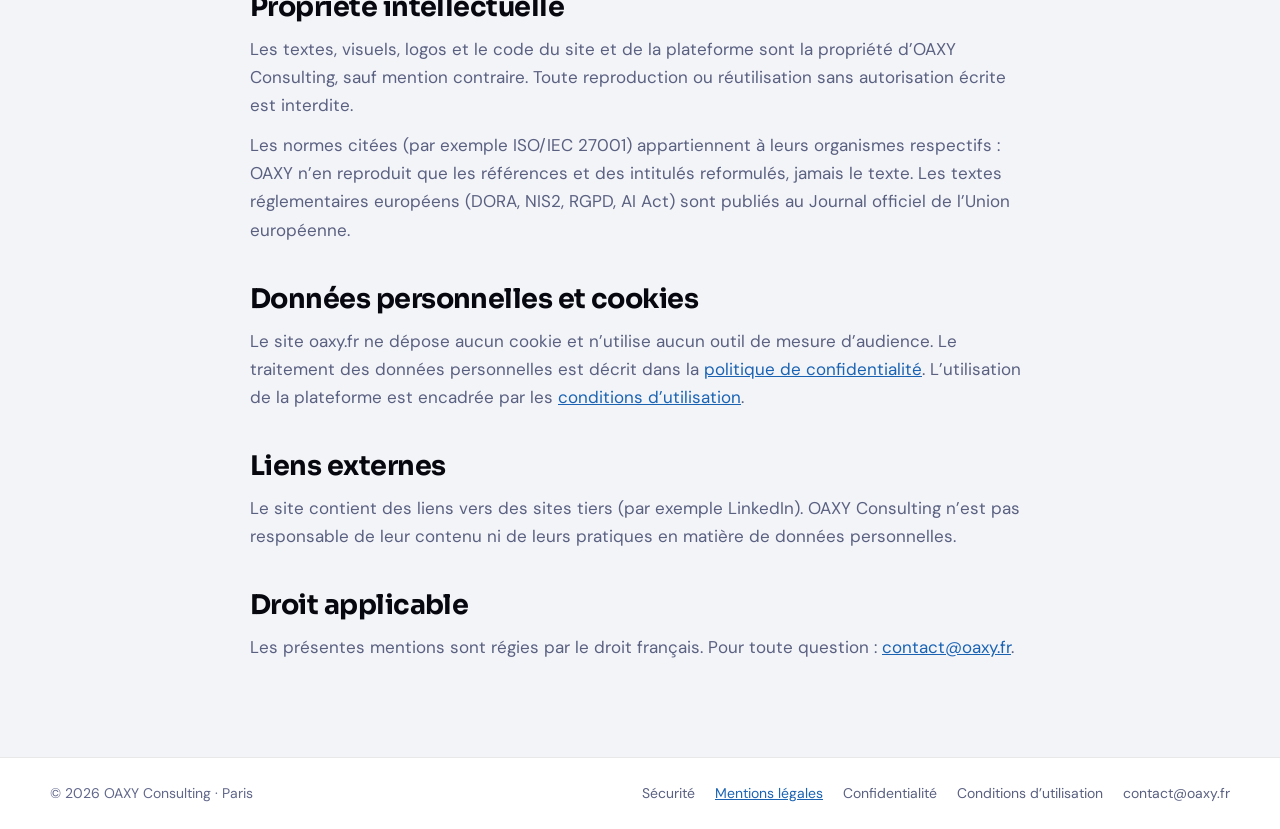
<file: mentions-legales.html>
<!doctype html>
<html lang="fr">
<head>
<meta charset="utf-8">
<meta name="viewport" content="width=device-width, initial-scale=1, viewport-fit=cover">
<title>Mentions légales — OAXY</title>
<meta name="description" content="Mentions légales du site oaxy.fr et de la plateforme OAXY TPRM : éditeur, directeur de la publication, hébergeurs.">
<link rel="canonical" href="https://www.oaxy.fr/mentions-legales">
<meta name="theme-color" content="#FFFFFF">
<link rel="icon" href="assets/favicon.svg" type="image/svg+xml">
<link rel="icon" href="assets/favicon-32.png" sizes="32x32" type="image/png">
<link rel="apple-touch-icon" href="assets/apple-touch-icon.png">
<link rel="preconnect" href="https://fonts.googleapis.com">
<link rel="preconnect" href="https://fonts.gstatic.com" crossorigin>
<link rel="stylesheet" href="https://fonts.googleapis.com/css2?family=Syne:wght@800&family=Sora:wght@700&family=DM+Sans:opsz,wght@9..40,400;9..40,500;9..40,600;9..40,700&family=DM+Mono:wght@400;500&display=swap">
<link rel="stylesheet" href="assets/legal.css">
</head>
<body>
<header class="nav band">
  <div class="wrap">
    <a class="brand" href="/" aria-label="OAXY TPRM, accueil">
      <img src="assets/logo.svg" alt="" width="30" height="30">
      <span class="wordmark">OAXY</span>
      <span class="wordmark-tag">TPRM</span>
    </a>
    <nav class="nav-links" aria-label="Navigation principale">
      <a href="/">Accueil</a>
      <a class="btn btn--primary" href="mailto:contact@oaxy.fr">Nous écrire</a>
    </nav>
  </div>
</header>

<main class="band">
  <article class="doc">
    <header class="doc-head">
      <span class="eyebrow">Informations légales</span>
      <h1>Mentions légales</h1>
      <p class="updated">Dernière mise à jour : 26 octobre 2026</p>
      <p class="intro">Ces mentions s’appliquent au site oaxy.fr et à la plateforme OAXY TPRM (app.oaxy.fr).</p>
    </header>

    <section id="editeur" aria-labelledby="t-editeur">
      <h2 id="t-editeur">Éditeur</h2>
      <dl class="facts">
        <div><dt>Dénomination</dt><dd>OAXY Consulting</dd></div>
        <div><dt>Forme</dt><dd>Société par actions simplifiée à associé unique (SASU) au capital de 500 €</dd></div>
        <div><dt>Siège social</dt><dd>14 rue Xavier Privas, 75005 Paris, France</dd></div>
        <div><dt>Immatriculation</dt><dd>RCS Paris 131 113 086 — SIRET 131 113 086 00014</dd></div>
        <div><dt>TVA intracommunautaire</dt><dd>FR02 131 113 086</dd></div>
        <div><dt>Code APE</dt><dd>6202A — Conseil en systèmes et logiciels informatiques</dd></div>
        <div><dt>E-mail</dt><dd><a href="mailto:contact@oaxy.fr">contact@oaxy.fr</a></dd></div>
        <div><dt>Directeur de la publication</dt><dd>Alexandre Quesne, président</dd></div>
      </dl>
    </section>

    <section id="hebergement" aria-labelledby="t-hebergement">
      <h2 id="t-hebergement">Hébergement</h2>
      <p>Le site oaxy.fr et l’interface de la plateforme (app.oaxy.fr) sont hébergés par :</p>
      <dl class="facts">
        <div><dt>Hébergeur</dt><dd>Vercel Inc.</dd></div>
        <div><dt>Adresse</dt><dd>440 N Barranca Avenue #4133, Covina, CA 91723, États-Unis</dd></div>
        <div><dt>Contact</dt><dd><a href="https://vercel.com/contact" rel="noopener noreferrer">vercel.com/contact</a></dd></div>
      </dl>
      <p>Les serveurs et les données de la plateforme sont hébergés dans l’Union européenne :</p>
      <dl class="facts">
        <div><dt>Serveurs de l’application</dt><dd>Railway Corporation, 548 Market St PMB 68956, San Francisco, CA 94104, États-Unis — centre de données d’Amsterdam (Pays-Bas)</dd></div>
        <div><dt>Base de données</dt><dd>Neon — centre de données de Francfort (Allemagne)</dd></div>
        <div><dt>Documents et e-mails</dt><dd>Scaleway SAS, 8 rue de la Ville-l’Évêque, 75008 Paris, France — centres de données de Paris</dd></div>
      </dl>
      <p>Le détail des prestataires et de leur rôle figure dans la <a href="/confidentialite">politique de confidentialité</a>.</p>
    </section>

    <section id="propriete" aria-labelledby="t-propriete">
      <h2 id="t-propriete">Propriété intellectuelle</h2>
      <p>Les textes, visuels, logos et le code du site et de la plateforme sont la propriété d’OAXY Consulting, sauf mention contraire. Toute reproduction ou réutilisation sans autorisation écrite est interdite.</p>
      <p>Les normes citées (par exemple ISO/IEC 27001) appartiennent à leurs organismes respectifs : OAXY n’en reproduit que les références et des intitulés reformulés, jamais le texte. Les textes réglementaires européens (DORA, NIS2, RGPD, AI Act) sont publiés au Journal officiel de l’Union européenne.</p>
    </section>

    <section id="donnees" aria-labelledby="t-donnees">
      <h2 id="t-donnees">Données personnelles et cookies</h2>
      <p>Le site oaxy.fr ne dépose aucun cookie et n’utilise aucun outil de mesure d’audience. Le traitement des données personnelles est décrit dans la <a href="/confidentialite">politique de confidentialité</a>. L’utilisation de la plateforme est encadrée par les <a href="/conditions">conditions d’utilisation</a>.</p>
    </section>

    <section id="liens" aria-labelledby="t-liens">
      <h2 id="t-liens">Liens externes</h2>
      <p>Le site contient des liens vers des sites tiers (par exemple LinkedIn). OAXY Consulting n’est pas responsable de leur contenu ni de leurs pratiques en matière de données personnelles.</p>
    </section>

    <section id="droit" aria-labelledby="t-droit">
      <h2 id="t-droit">Droit applicable</h2>
      <p>Les présentes mentions sont régies par le droit français. Pour toute question : <a href="mailto:contact@oaxy.fr">contact@oaxy.fr</a>.</p>
    </section>
  </article>
</main>

<footer class="footer band">
  <div class="wrap">
    <span>© 2026 OAXY Consulting · Paris</span>
    <nav aria-label="Informations légales">
      <a href="/securite">Sécurité</a>
      <a href="/mentions-legales" aria-current="page">Mentions légales</a>
      <a href="/confidentialite">Confidentialité</a>
      <a href="/conditions">Conditions d’utilisation</a>
      <a href="mailto:contact@oaxy.fr">contact@oaxy.fr</a>
    </nav>
  </div>
</footer>
</body>
</html>
</file>
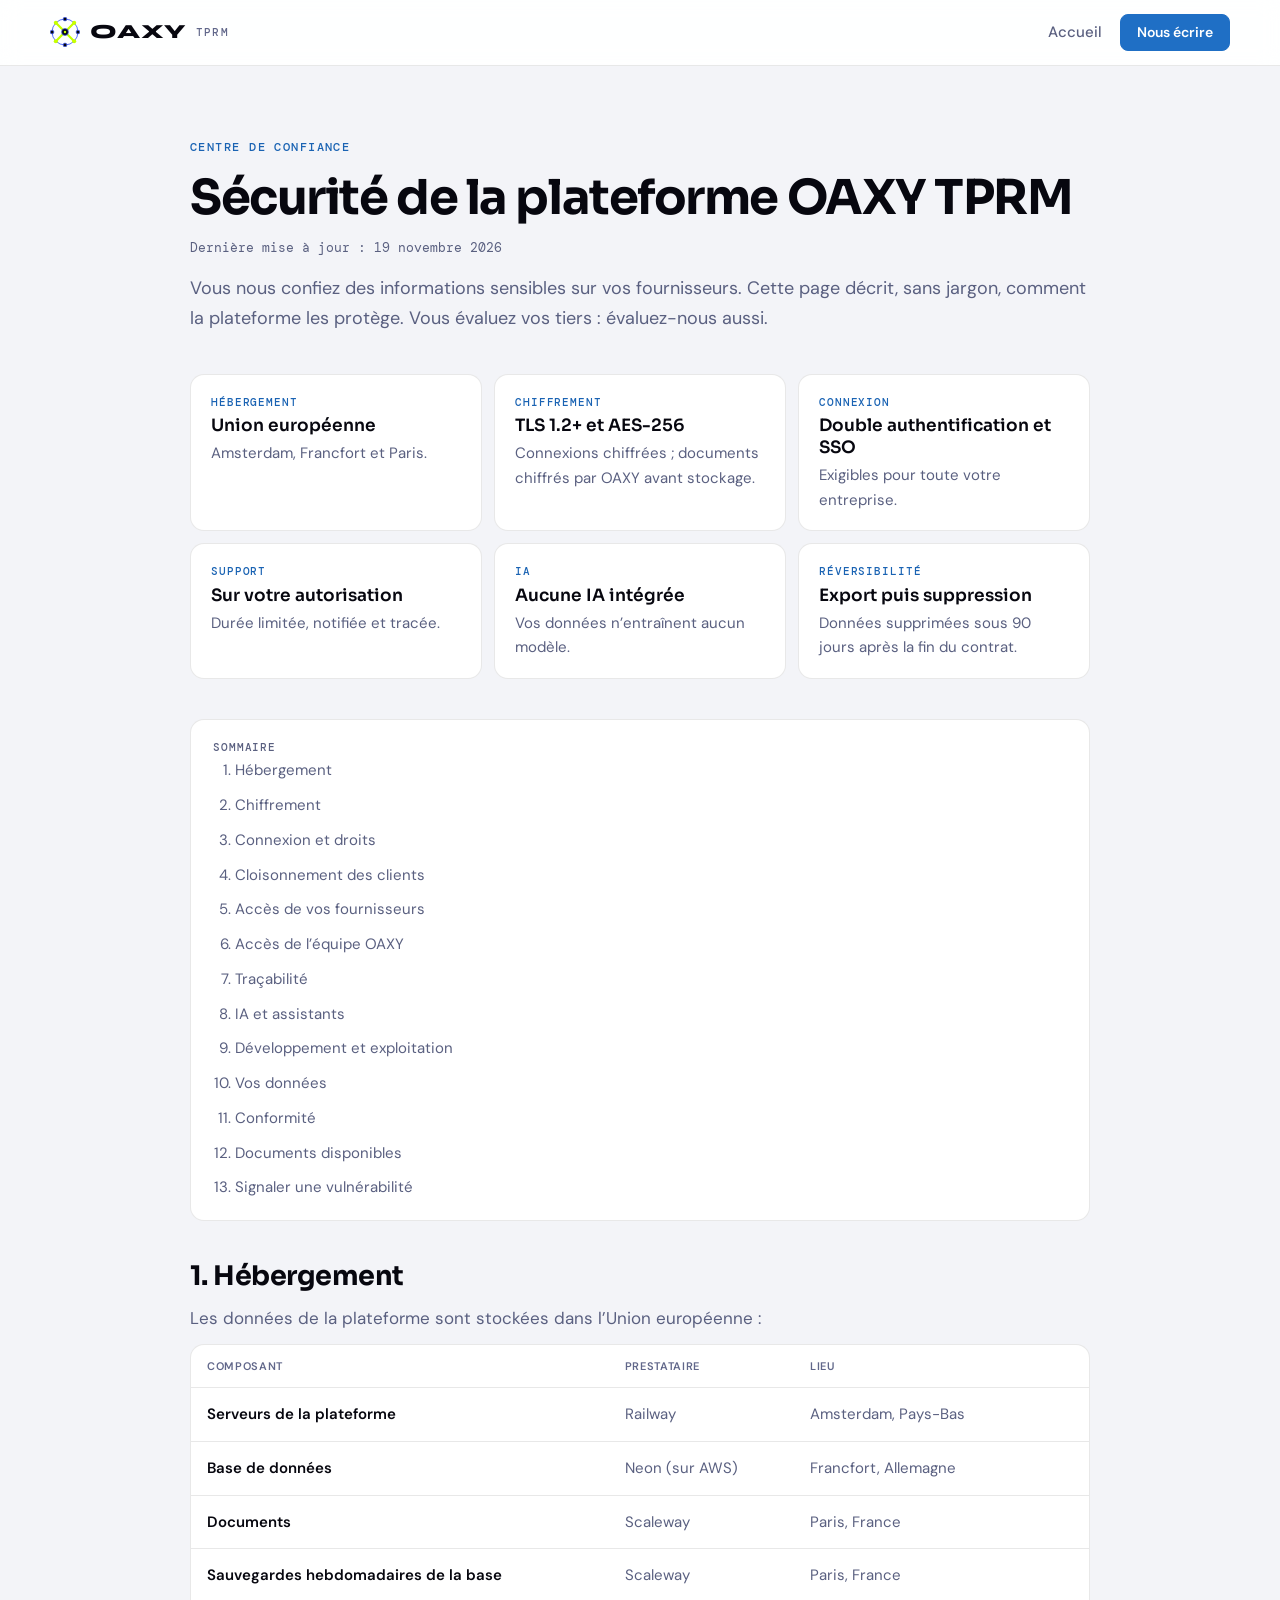
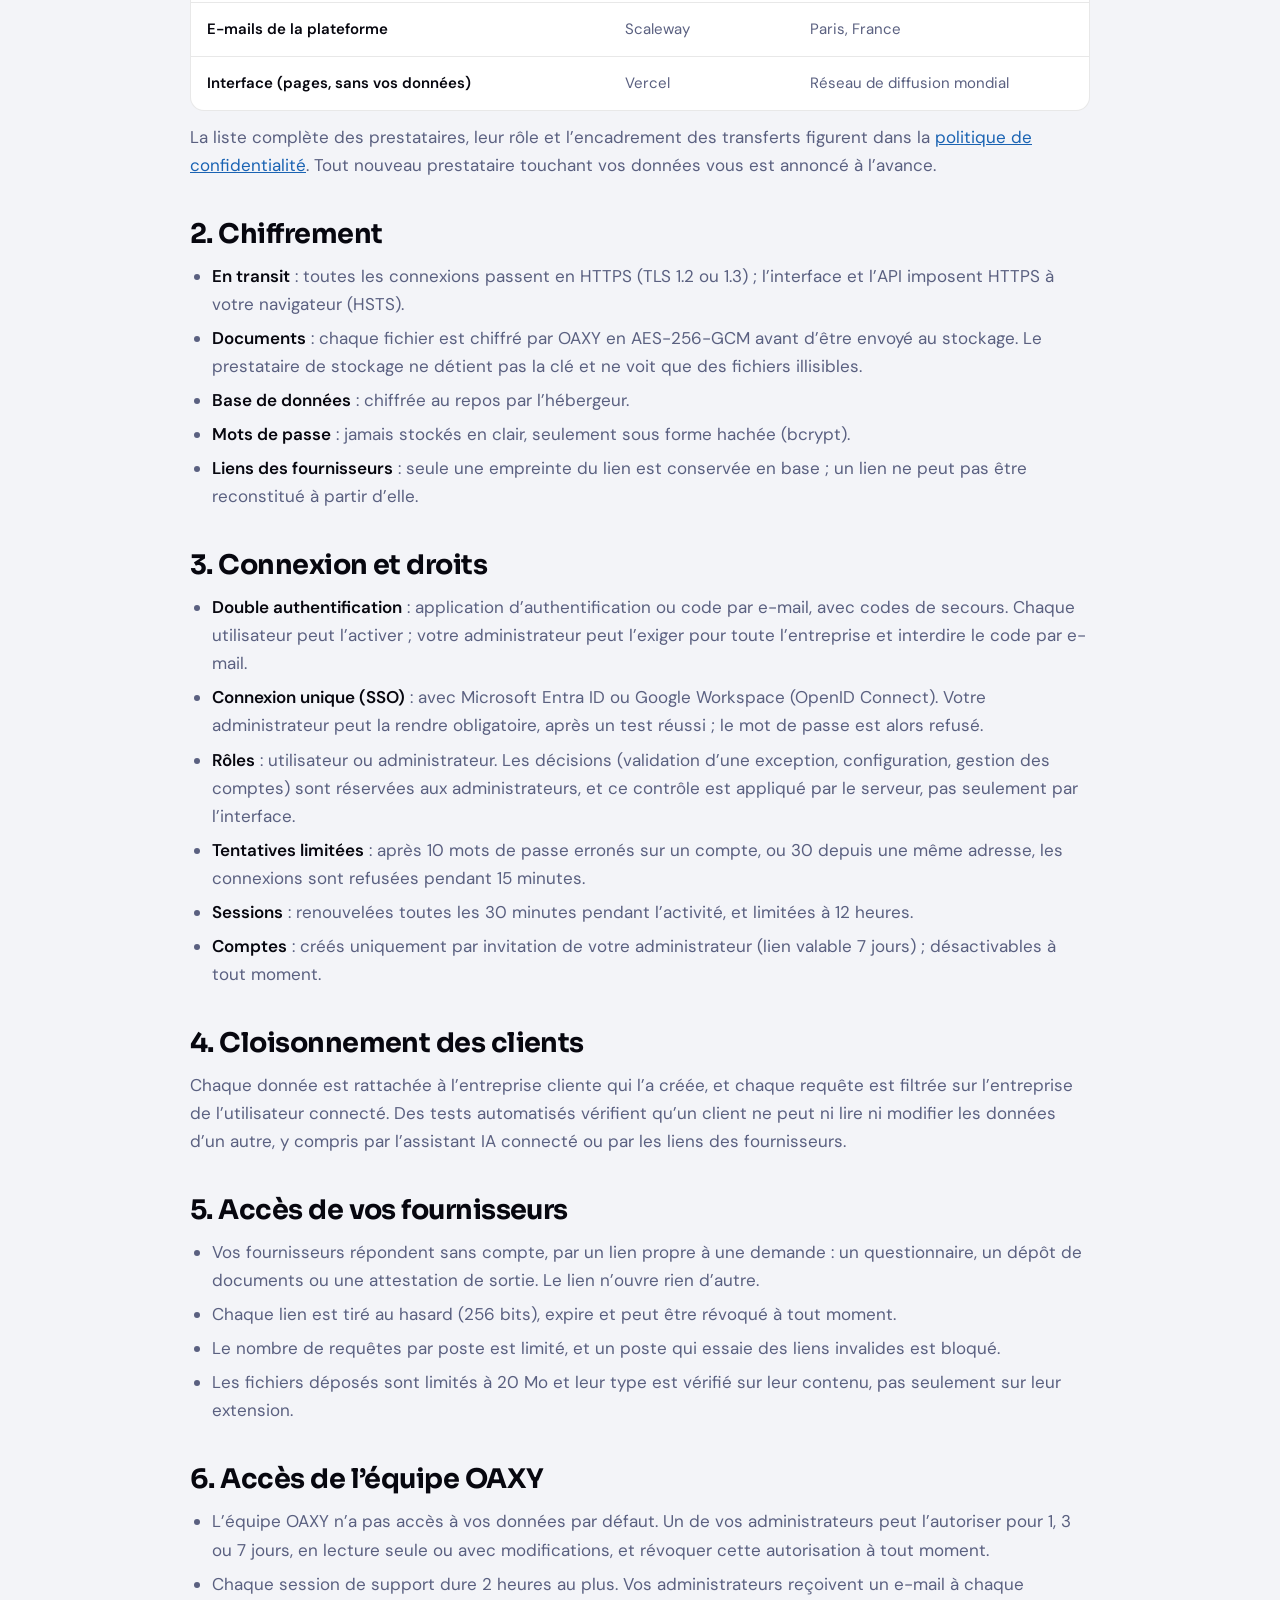
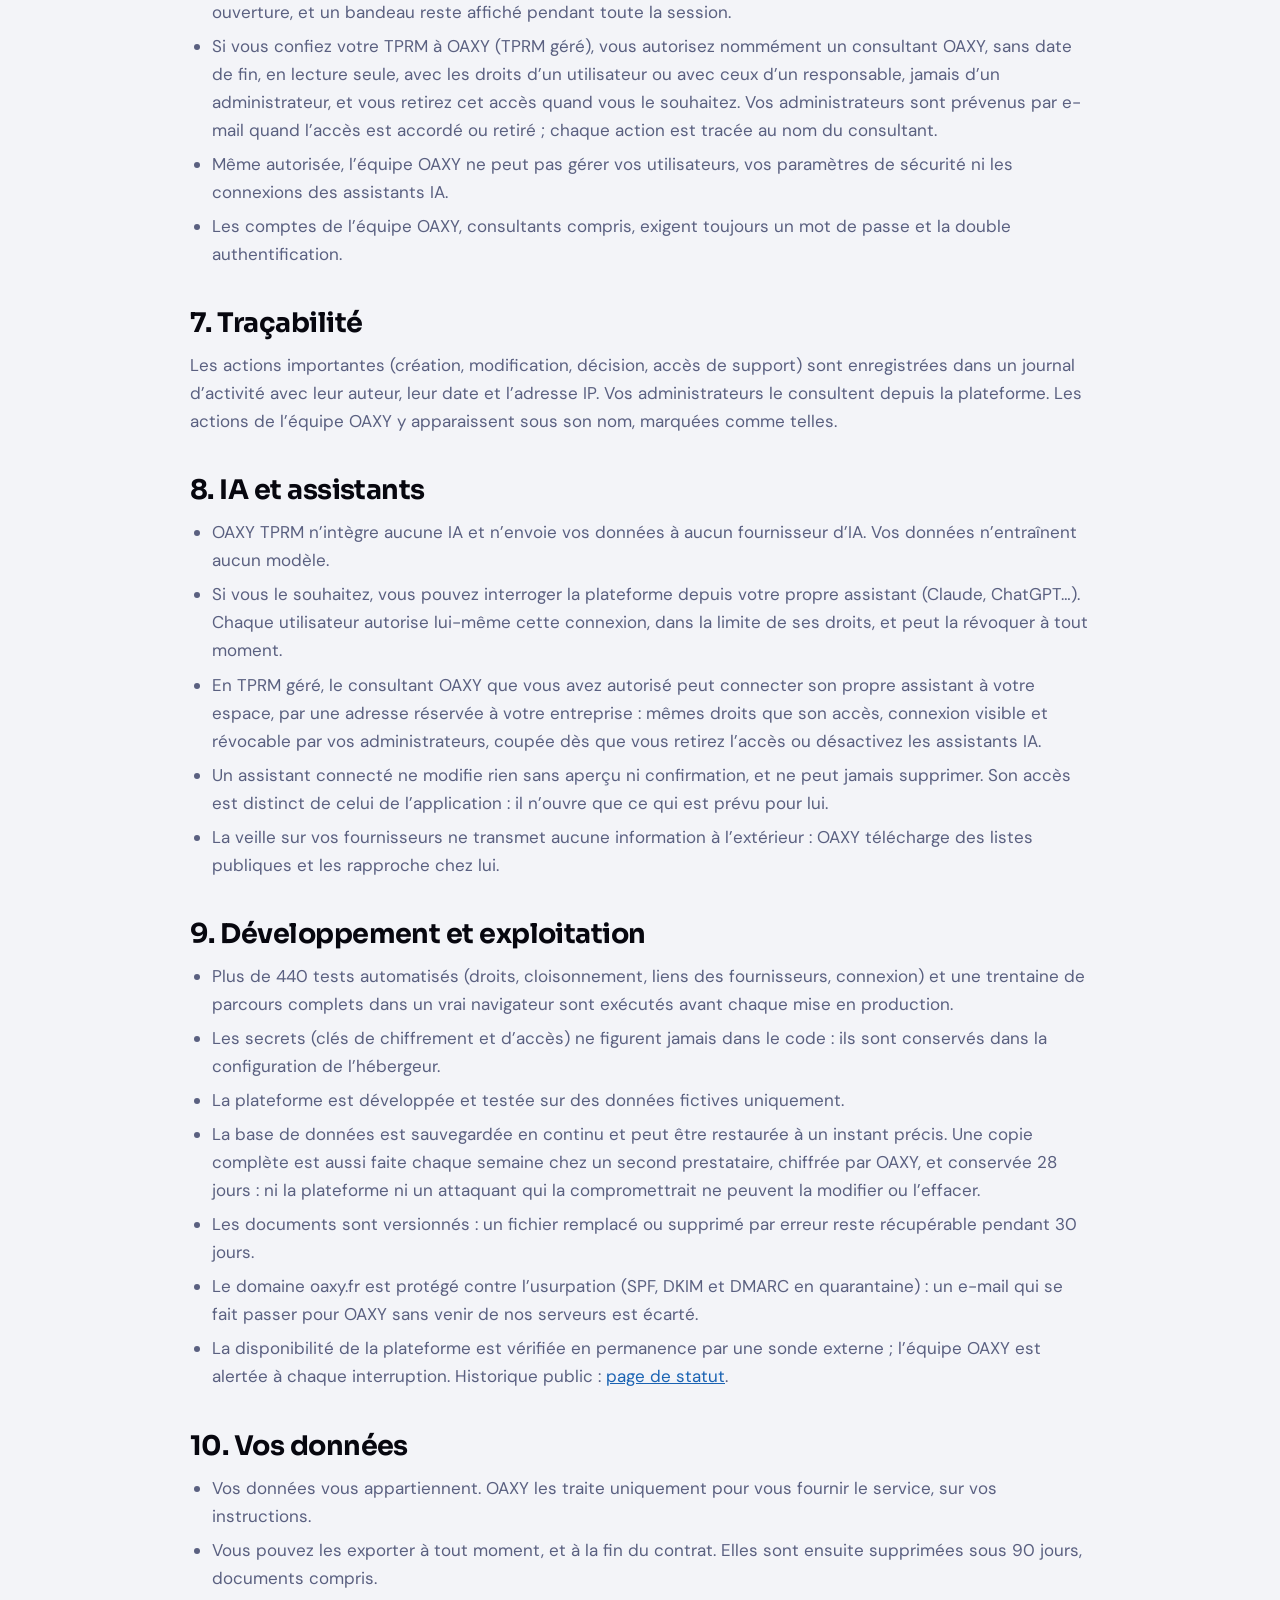
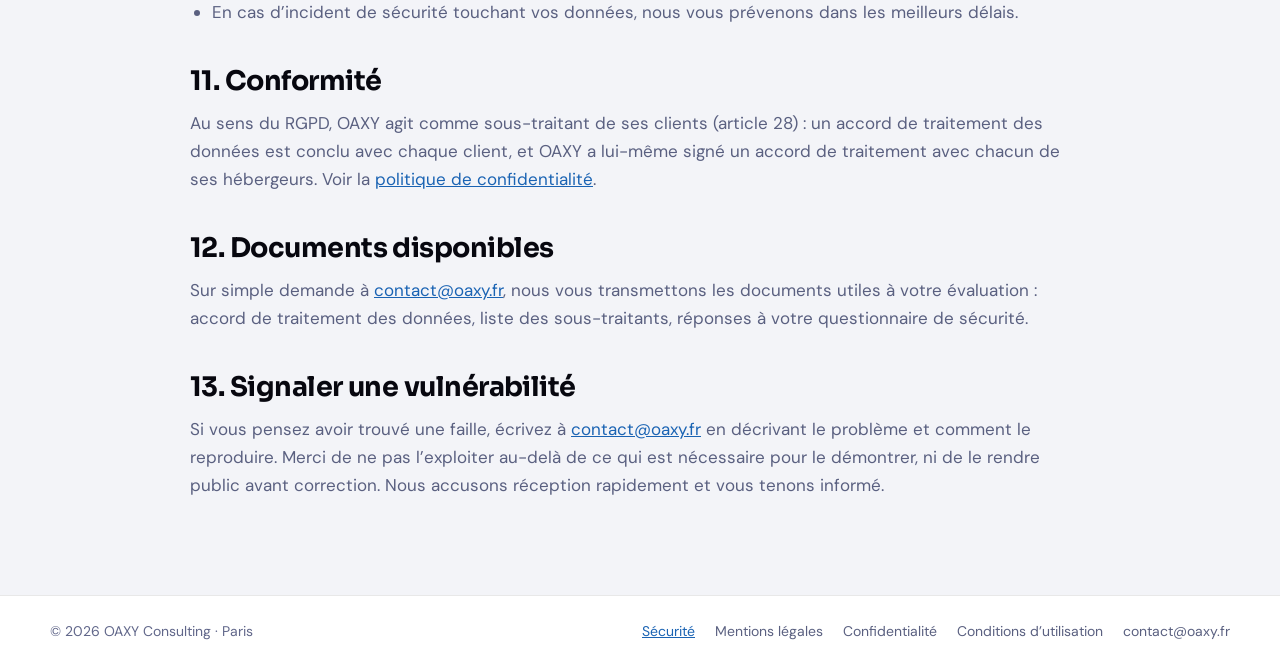
<file: securite.html>
<!doctype html>
<html lang="fr">
<head>
<meta charset="utf-8">
<meta name="viewport" content="width=device-width, initial-scale=1, viewport-fit=cover">
<title>Centre de confiance — OAXY</title>
<meta name="description" content="Sécurité, confidentialité et conformité de la plateforme OAXY TPRM : hébergement européen, chiffrement, contrôle d’accès, accès support, IA, réversibilité.">
<link rel="canonical" href="https://www.oaxy.fr/securite">
<meta name="theme-color" content="#FFFFFF">
<link rel="icon" href="assets/favicon.svg" type="image/svg+xml">
<link rel="icon" href="assets/favicon-32.png" sizes="32x32" type="image/png">
<link rel="apple-touch-icon" href="assets/apple-touch-icon.png">
<link rel="preconnect" href="https://fonts.googleapis.com">
<link rel="preconnect" href="https://fonts.gstatic.com" crossorigin>
<link rel="stylesheet" href="https://fonts.googleapis.com/css2?family=Syne:wght@800&family=Sora:wght@700&family=DM+Sans:opsz,wght@9..40,400;9..40,500;9..40,600;9..40,700&family=DM+Mono:wght@400;500&display=swap">
<link rel="stylesheet" href="assets/legal.css">
</head>
<body>
<header class="nav band">
  <div class="wrap">
    <a class="brand" href="/" aria-label="OAXY TPRM, accueil">
      <img src="assets/logo.svg" alt="" width="30" height="30">
      <span class="wordmark">OAXY</span>
      <span class="wordmark-tag">TPRM</span>
    </a>
    <nav class="nav-links" aria-label="Navigation principale">
      <a href="/">Accueil</a>
      <a class="btn btn--primary" href="mailto:contact@oaxy.fr?subject=Centre%20de%20confiance">Nous écrire</a>
    </nav>
  </div>
</header>

<main class="band">
  <article class="doc doc--wide">
    <header class="doc-head">
      <span class="eyebrow">Centre de confiance</span>
      <h1>Sécurité de la plateforme OAXY TPRM</h1>
      <p class="updated">Dernière mise à jour : 19 novembre 2026</p>
      <p class="intro">Vous nous confiez des informations sensibles sur vos fournisseurs. Cette page décrit, sans jargon, comment la plateforme les protège. Vous évaluez vos tiers : évaluez-nous aussi.</p>
    </header>

    <ul class="pillars" aria-label="En bref">
      <li class="card"><span>Hébergement</span><b>Union européenne</b><p>Amsterdam, Francfort et Paris.</p></li>
      <li class="card"><span>Chiffrement</span><b>TLS 1.2+ et AES-256</b><p>Connexions chiffrées ; documents chiffrés par OAXY avant stockage.</p></li>
      <li class="card"><span>Connexion</span><b>Double authentification et SSO</b><p>Exigibles pour toute votre entreprise.</p></li>
      <li class="card"><span>Support</span><b>Sur votre autorisation</b><p>Durée limitée, notifiée et tracée.</p></li>
      <li class="card"><span>IA</span><b>Aucune IA intégrée</b><p>Vos données n’entraînent aucun modèle.</p></li>
      <li class="card"><span>Réversibilité</span><b>Export puis suppression</b><p>Données supprimées sous 90 jours après la fin du contrat.</p></li>
    </ul>

    <nav class="toc" aria-label="Sommaire">
      <p>Sommaire</p>
      <ol>
        <li><a href="#hebergement">Hébergement</a></li>
        <li><a href="#chiffrement">Chiffrement</a></li>
        <li><a href="#acces">Connexion et droits</a></li>
        <li><a href="#cloisonnement">Cloisonnement des clients</a></li>
        <li><a href="#fournisseurs">Accès de vos fournisseurs</a></li>
        <li><a href="#support">Accès de l’équipe OAXY</a></li>
        <li><a href="#tracabilite">Traçabilité</a></li>
        <li><a href="#ia">IA et assistants</a></li>
        <li><a href="#developpement">Développement et exploitation</a></li>
        <li><a href="#donnees">Vos données</a></li>
        <li><a href="#conformite">Conformité</a></li>
        <li><a href="#documents">Documents disponibles</a></li>
        <li><a href="#vulnerabilite">Signaler une vulnérabilité</a></li>
      </ol>
    </nav>

    <section id="hebergement" aria-labelledby="t-hebergement">
      <h2 id="t-hebergement">1. Hébergement</h2>
      <p>Les données de la plateforme sont stockées dans l’Union européenne :</p>
      <div class="table-card">
        <table class="table">
          <thead><tr><th scope="col">Composant</th><th scope="col">Prestataire</th><th scope="col">Lieu</th></tr></thead>
          <tbody>
            <tr><td>Serveurs de la plateforme</td><td>Railway</td><td>Amsterdam, Pays-Bas</td></tr>
            <tr><td>Base de données</td><td>Neon (sur AWS)</td><td>Francfort, Allemagne</td></tr>
            <tr><td>Documents</td><td>Scaleway</td><td>Paris, France</td></tr>
            <tr><td>Sauvegardes hebdomadaires de la base</td><td>Scaleway</td><td>Paris, France</td></tr>
            <tr><td>E-mails de la plateforme</td><td>Scaleway</td><td>Paris, France</td></tr>
            <tr><td>Interface (pages, sans vos données)</td><td>Vercel</td><td>Réseau de diffusion mondial</td></tr>
          </tbody>
        </table>
      </div>
      <p>La liste complète des prestataires, leur rôle et l’encadrement des transferts figurent dans la <a href="/confidentialite#prestataires">politique de confidentialité</a>. Tout nouveau prestataire touchant vos données vous est annoncé à l’avance.</p>
    </section>

    <section id="chiffrement" aria-labelledby="t-chiffrement">
      <h2 id="t-chiffrement">2. Chiffrement</h2>
      <ul>
        <li><b>En transit</b> : toutes les connexions passent en HTTPS (TLS 1.2 ou 1.3) ; l’interface et l’API imposent HTTPS à votre navigateur (HSTS).</li>
        <li><b>Documents</b> : chaque fichier est chiffré par OAXY en AES-256-GCM avant d’être envoyé au stockage. Le prestataire de stockage ne détient pas la clé et ne voit que des fichiers illisibles.</li>
        <li><b>Base de données</b> : chiffrée au repos par l’hébergeur.</li>
        <li><b>Mots de passe</b> : jamais stockés en clair, seulement sous forme hachée (bcrypt).</li>
        <li><b>Liens des fournisseurs</b> : seule une empreinte du lien est conservée en base ; un lien ne peut pas être reconstitué à partir d’elle.</li>
      </ul>
    </section>

    <section id="acces" aria-labelledby="t-acces">
      <h2 id="t-acces">3. Connexion et droits</h2>
      <ul>
        <li><b>Double authentification</b> : application d’authentification ou code par e-mail, avec codes de secours. Chaque utilisateur peut l’activer ; votre administrateur peut l’exiger pour toute l’entreprise et interdire le code par e-mail.</li>
        <li><b>Connexion unique (SSO)</b> : avec Microsoft Entra ID ou Google Workspace (OpenID Connect). Votre administrateur peut la rendre obligatoire, après un test réussi ; le mot de passe est alors refusé.</li>
        <li><b>Rôles</b> : utilisateur ou administrateur. Les décisions (validation d’une exception, configuration, gestion des comptes) sont réservées aux administrateurs, et ce contrôle est appliqué par le serveur, pas seulement par l’interface.</li>
        <li><b>Tentatives limitées</b> : après 10 mots de passe erronés sur un compte, ou 30 depuis une même adresse, les connexions sont refusées pendant 15 minutes.</li>
        <li><b>Sessions</b> : renouvelées toutes les 30 minutes pendant l’activité, et limitées à 12 heures.</li>
        <li><b>Comptes</b> : créés uniquement par invitation de votre administrateur (lien valable 7 jours) ; désactivables à tout moment.</li>
      </ul>
    </section>

    <section id="cloisonnement" aria-labelledby="t-cloisonnement">
      <h2 id="t-cloisonnement">4. Cloisonnement des clients</h2>
      <p>Chaque donnée est rattachée à l’entreprise cliente qui l’a créée, et chaque requête est filtrée sur l’entreprise de l’utilisateur connecté. Des tests automatisés vérifient qu’un client ne peut ni lire ni modifier les données d’un autre, y compris par l’assistant IA connecté ou par les liens des fournisseurs.</p>
    </section>

    <section id="fournisseurs" aria-labelledby="t-fournisseurs">
      <h2 id="t-fournisseurs">5. Accès de vos fournisseurs</h2>
      <ul>
        <li>Vos fournisseurs répondent sans compte, par un lien propre à une demande : un questionnaire, un dépôt de documents ou une attestation de sortie. Le lien n’ouvre rien d’autre.</li>
        <li>Chaque lien est tiré au hasard (256 bits), expire et peut être révoqué à tout moment.</li>
        <li>Le nombre de requêtes par poste est limité, et un poste qui essaie des liens invalides est bloqué.</li>
        <li>Les fichiers déposés sont limités à 20 Mo et leur type est vérifié sur leur contenu, pas seulement sur leur extension.</li>
      </ul>
    </section>

    <section id="support" aria-labelledby="t-support">
      <h2 id="t-support">6. Accès de l’équipe OAXY</h2>
      <ul>
        <li>L’équipe OAXY n’a pas accès à vos données par défaut. Un de vos administrateurs peut l’autoriser pour 1, 3 ou 7 jours, en lecture seule ou avec modifications, et révoquer cette autorisation à tout moment.</li>
        <li>Chaque session de support dure 2 heures au plus. Vos administrateurs reçoivent un e-mail à chaque ouverture, et un bandeau reste affiché pendant toute la session.</li>
        <li>Si vous confiez votre TPRM à OAXY (TPRM géré), vous autorisez nommément un consultant OAXY, sans date de fin, en lecture seule, avec les droits d’un utilisateur ou avec ceux d’un responsable, jamais d’un administrateur, et vous retirez cet accès quand vous le souhaitez. Vos administrateurs sont prévenus par e-mail quand l’accès est accordé ou retiré ; chaque action est tracée au nom du consultant.</li>
        <li>Même autorisée, l’équipe OAXY ne peut pas gérer vos utilisateurs, vos paramètres de sécurité ni les connexions des assistants IA.</li>
        <li>Les comptes de l’équipe OAXY, consultants compris, exigent toujours un mot de passe et la double authentification.</li>
      </ul>
    </section>

    <section id="tracabilite" aria-labelledby="t-tracabilite">
      <h2 id="t-tracabilite">7. Traçabilité</h2>
      <p>Les actions importantes (création, modification, décision, accès de support) sont enregistrées dans un journal d’activité avec leur auteur, leur date et l’adresse IP. Vos administrateurs le consultent depuis la plateforme. Les actions de l’équipe OAXY y apparaissent sous son nom, marquées comme telles.</p>
    </section>

    <section id="ia" aria-labelledby="t-ia">
      <h2 id="t-ia">8. IA et assistants</h2>
      <ul>
        <li>OAXY TPRM n’intègre aucune IA et n’envoie vos données à aucun fournisseur d’IA. Vos données n’entraînent aucun modèle.</li>
        <li>Si vous le souhaitez, vous pouvez interroger la plateforme depuis votre propre assistant (Claude, ChatGPT…). Chaque utilisateur autorise lui-même cette connexion, dans la limite de ses droits, et peut la révoquer à tout moment.</li>
        <li>En TPRM géré, le consultant OAXY que vous avez autorisé peut connecter son propre assistant à votre espace, par une adresse réservée à votre entreprise : mêmes droits que son accès, connexion visible et révocable par vos administrateurs, coupée dès que vous retirez l’accès ou désactivez les assistants IA.</li>
        <li>Un assistant connecté ne modifie rien sans aperçu ni confirmation, et ne peut jamais supprimer. Son accès est distinct de celui de l’application : il n’ouvre que ce qui est prévu pour lui.</li>
        <li>La veille sur vos fournisseurs ne transmet aucune information à l’extérieur : OAXY télécharge des listes publiques et les rapproche chez lui.</li>
      </ul>
    </section>

    <section id="developpement" aria-labelledby="t-developpement">
      <h2 id="t-developpement">9. Développement et exploitation</h2>
      <ul>
        <li>Plus de 440 tests automatisés (droits, cloisonnement, liens des fournisseurs, connexion) et une trentaine de parcours complets dans un vrai navigateur sont exécutés avant chaque mise en production.</li>
        <li>Les secrets (clés de chiffrement et d’accès) ne figurent jamais dans le code : ils sont conservés dans la configuration de l’hébergeur.</li>
        <li>La plateforme est développée et testée sur des données fictives uniquement.</li>
        <li>La base de données est sauvegardée en continu et peut être restaurée à un instant précis. Une copie complète est aussi faite chaque semaine chez un second prestataire, chiffrée par OAXY, et conservée 28 jours : ni la plateforme ni un attaquant qui la compromettrait ne peuvent la modifier ou l’effacer.</li>
        <li>Les documents sont versionnés : un fichier remplacé ou supprimé par erreur reste récupérable pendant 30 jours.</li>
        <li>Le domaine oaxy.fr est protégé contre l’usurpation (SPF, DKIM et DMARC en quarantaine) : un e-mail qui se fait passer pour OAXY sans venir de nos serveurs est écarté.</li>
        <li>La disponibilité de la plateforme est vérifiée en permanence par une sonde externe ; l’équipe OAXY est alertée à chaque interruption. Historique public : <a href="https://stats.uptimerobot.com/3z9WV9fjEA" rel="noopener">page de statut</a>.</li>
      </ul>
    </section>

    <section id="donnees" aria-labelledby="t-donnees">
      <h2 id="t-donnees">10. Vos données</h2>
      <ul>
        <li>Vos données vous appartiennent. OAXY les traite uniquement pour vous fournir le service, sur vos instructions.</li>
        <li>Vous pouvez les exporter à tout moment, et à la fin du contrat. Elles sont ensuite supprimées sous 90 jours, documents compris.</li>
        <li>En cas d’incident de sécurité touchant vos données, nous vous prévenons dans les meilleurs délais.</li>
      </ul>
    </section>

    <section id="conformite" aria-labelledby="t-conformite">
      <h2 id="t-conformite">11. Conformité</h2>
      <p>Au sens du RGPD, OAXY agit comme sous-traitant de ses clients (article 28) : un accord de traitement des données est conclu avec chaque client, et OAXY a lui-même signé un accord de traitement avec chacun de ses hébergeurs. Voir la <a href="/confidentialite">politique de confidentialité</a>.</p>
    </section>

    <section id="documents" aria-labelledby="t-documents">
      <h2 id="t-documents">12. Documents disponibles</h2>
      <p>Sur simple demande à <a href="mailto:contact@oaxy.fr?subject=Centre%20de%20confiance%20%E2%80%94%20documents">contact@oaxy.fr</a>, nous vous transmettons les documents utiles à votre évaluation : accord de traitement des données, liste des sous-traitants, réponses à votre questionnaire de sécurité.</p>
    </section>

    <section id="vulnerabilite" aria-labelledby="t-vulnerabilite">
      <h2 id="t-vulnerabilite">13. Signaler une vulnérabilité</h2>
      <p>Si vous pensez avoir trouvé une faille, écrivez à <a href="mailto:contact@oaxy.fr?subject=Vuln%C3%A9rabilit%C3%A9">contact@oaxy.fr</a> en décrivant le problème et comment le reproduire. Merci de ne pas l’exploiter au-delà de ce qui est nécessaire pour le démontrer, ni de le rendre public avant correction. Nous accusons réception rapidement et vous tenons informé.</p>
    </section>
  </article>
</main>

<footer class="footer band">
  <div class="wrap">
    <span>© 2026 OAXY Consulting · Paris</span>
    <nav aria-label="Informations légales">
      <a href="/securite" aria-current="page">Sécurité</a>
      <a href="/mentions-legales">Mentions légales</a>
      <a href="/confidentialite">Confidentialité</a>
      <a href="/conditions">Conditions d’utilisation</a>
      <a href="mailto:contact@oaxy.fr">contact@oaxy.fr</a>
    </nav>
  </div>
</footer>
</body>
</html>
</file>
<file: assets/legal.css>
/* Pages légales : mêmes couleurs, polices et pied de page que la page d'accueil (index.html). */
:root {
  --page: #F3F4F8;
  --card: #FFFFFF;
  --input: #EEF0F5;
  --text: #111827;
  --text-primary: #07070F;
  --text-secondary: #5A6080;
  --text-muted: #61678A;
  --border: rgba(0, 0, 0, 0.09);
  --border-md: rgba(0, 0, 0, 0.14);
  --accent: #1A63B3;
  --accent-solid: #1F6FC5;
  --warning: #8F5000;
  --radius-card: 14px;
  --radius-control: 8px;
  --f-logo: 'Syne', 'Arial Black', Arial, sans-serif;
  --f-title: 'Sora', 'Helvetica Neue', Arial, sans-serif;
  --f-body: 'DM Sans', 'Helvetica Neue', Arial, sans-serif;
  --f-mono: 'DM Mono', 'Courier New', monospace;
  --wrap: 1180px;
  color-scheme: light;
}
*, *::before, *::after { box-sizing: border-box; }
html { -webkit-text-size-adjust: 100%; }
body { margin: 0; background: var(--page); color: var(--text); font-family: var(--f-body); font-size: 17px; line-height: 1.65; -webkit-font-smoothing: antialiased; }
img { max-width: 100%; display: block; }
a { color: var(--accent); }
:focus-visible { outline: 2px solid var(--accent-solid); outline-offset: 3px; border-radius: 4px; }
h1, h2, h3 { font-family: var(--f-title); font-weight: 700; color: var(--text-primary); letter-spacing: -0.02em; line-height: 1.15; margin: 0; text-wrap: balance; }
.band { padding-left: max(16px, env(safe-area-inset-left, 0px)); padding-right: max(16px, env(safe-area-inset-right, 0px)); }
.wrap { max-width: var(--wrap); margin: 0 auto; }
.btn { display: inline-flex; align-items: center; justify-content: center; gap: 8px; font-family: var(--f-body); font-weight: 600; font-size: 14px; line-height: 1.2; text-decoration: none; border-radius: var(--radius-control); padding: 9px 16px; border: 1px solid transparent; }
.btn:hover { opacity: .9; }
.btn--primary { background: var(--accent-solid); border-color: var(--accent-solid); color: #FFFFFF; }

/* Navigation */
.nav { position: sticky; top: 0; z-index: 10; background: rgba(255, 255, 255, 0.92); backdrop-filter: blur(10px); -webkit-backdrop-filter: blur(10px); border-bottom: 1px solid var(--border); }
.nav .wrap { display: flex; align-items: center; justify-content: space-between; gap: 20px; padding-block: 12px; }
.brand { display: inline-flex; align-items: center; gap: 10px; text-decoration: none; color: var(--text-primary); }
.brand img { width: 30px; height: 30px; }
.wordmark { font-family: var(--f-logo); font-weight: 800; font-size: 20px; letter-spacing: 0.04em; line-height: 1; }
.wordmark-tag { font-family: var(--f-mono); font-size: 11px; font-weight: 500; letter-spacing: 0.1em; color: var(--text-muted); }
.nav-links { display: flex; align-items: center; gap: 6px; }
.nav-links a:not(.btn) { color: var(--text-secondary); text-decoration: none; font-size: 15px; font-weight: 500; padding: 8px 12px; border-radius: var(--radius-control); }
.nav-links a:not(.btn):hover { background: var(--input); color: var(--text-primary); }

/* Document */
.doc { max-width: 780px; margin: 0 auto; padding-block: clamp(40px, 6vw, 72px) clamp(56px, 8vw, 96px); display: flex; flex-direction: column; gap: 40px; }
.doc-head { display: flex; flex-direction: column; gap: 12px; }
.eyebrow { font-family: var(--f-mono); font-size: 12px; font-weight: 500; letter-spacing: 0.12em; text-transform: uppercase; color: var(--accent); }
.doc h1 { font-size: clamp(32px, 4.6vw, 48px); letter-spacing: -0.03em; }
.updated { font-family: var(--f-mono); font-size: 13px; color: var(--text-muted); }
.doc-head .intro { color: var(--text-secondary); font-size: 18px; margin: 4px 0 0; }
.toc { background: var(--card); border: 1px solid var(--border); border-radius: var(--radius-card); padding: 18px 22px; }
.toc p { margin: 0 0 8px; font-family: var(--f-mono); font-size: 11px; font-weight: 500; letter-spacing: 0.08em; text-transform: uppercase; color: var(--text-muted); }
.toc ol { margin: 0; padding-left: 20px; columns: 2; column-gap: 32px; font-size: 15px; }
.toc li { break-inside: avoid; padding: 2px 0; }
.toc a { color: var(--text-secondary); text-decoration: none; }
.toc a:hover { color: var(--accent); text-decoration: underline; }
.doc section { display: flex; flex-direction: column; gap: 12px; scroll-margin-top: 80px; }
.doc h2 { font-size: clamp(22px, 2.6vw, 27px); }
.doc h3 { font-size: 18px; margin-top: 8px; }
.doc p, .doc ul, .doc ol { margin: 0; color: var(--text-secondary); }
.doc ul, .doc ol { padding-left: 22px; display: flex; flex-direction: column; gap: 6px; }
.doc b, .doc strong { color: var(--text-primary); font-weight: 600; }
.essentials { background: var(--card); border: 1px solid var(--border); border-radius: var(--radius-card); padding: 22px 24px; display: flex; flex-direction: column; gap: 12px; }
.essentials h2 { font-size: 20px; }
.essentials ul { list-style: none; padding: 0; gap: 10px; }
.essentials li { display: grid; grid-template-columns: 16px minmax(0, 1fr); gap: 10px; }
.essentials li::before { content: ""; width: 8px; height: 8px; margin-top: 10px; border-radius: 999px; background: var(--accent-solid); }

/* Centre de confiance : l'essentiel en six cartes */
.doc--wide { max-width: 900px; }
.card { background: var(--card); border: 1px solid var(--border); border-radius: var(--radius-card); }
.doc .pillars { list-style: none; margin: 0; padding: 0; display: grid; grid-template-columns: repeat(3, minmax(0, 1fr)); gap: 12px; }
.pillars li { padding: 18px 20px; display: flex; flex-direction: column; gap: 4px; }
.pillars span { font-family: var(--f-mono); font-size: 11px; font-weight: 500; letter-spacing: 0.08em; text-transform: uppercase; color: var(--accent); }
.pillars b { font-family: var(--f-title); font-size: 17px; line-height: 1.3; color: var(--text-primary); }
.pillars p { margin: 0; font-size: 15px; color: var(--text-secondary); }

/* Fiches (identité, hébergeurs) */
.facts { background: var(--card); border: 1px solid var(--border); border-radius: var(--radius-card); padding: 4px 22px; margin: 0; }
.facts div { display: grid; grid-template-columns: 200px minmax(0, 1fr); gap: 4px 20px; padding: 14px 0; }
.facts div + div { border-top: 1px solid var(--border); }
.facts dt { font-family: var(--f-mono); font-size: 11px; font-weight: 500; letter-spacing: 0.08em; text-transform: uppercase; color: var(--text-muted); padding-top: 4px; }
.facts dd { margin: 0; color: var(--text-primary); }

/* Tableau des prestataires */
.table-card { background: var(--card); border: 1px solid var(--border); border-radius: var(--radius-card); overflow-x: auto; }
.table { width: 100%; border-collapse: collapse; font-size: 15px; }
.table th { text-align: left; font-size: 11px; font-weight: 600; letter-spacing: 0.06em; text-transform: uppercase; color: var(--text-muted); padding: 12px 16px; border-bottom: 1px solid var(--border); }
.table td { padding: 14px 16px; border-bottom: 1px solid var(--border); vertical-align: top; color: var(--text-secondary); }
.table tr:last-child td { border-bottom: none; }
.table td:first-child { color: var(--text-primary); font-weight: 600; }

/* Information à compléter avant publication */
.todo { background: color-mix(in srgb, var(--warning) 14%, transparent); color: var(--warning); font-weight: 600; padding: 1px 6px; border-radius: 4px; }

/* Pied de page */
.footer { background: var(--card); border-top: 1px solid var(--border); }
.footer .wrap { display: flex; justify-content: space-between; align-items: center; flex-wrap: wrap; gap: 12px 24px; padding-block: 24px; color: var(--text-muted); font-size: 14px; }
.footer nav { display: flex; flex-wrap: wrap; gap: 8px 20px; }
.footer a { color: var(--text-secondary); text-decoration: none; }
.footer a:hover, .footer a[aria-current="page"] { color: var(--accent); text-decoration: underline; }

@media (max-width: 640px) {
  body { font-size: 16px; }
  .wordmark-tag { display: none; }
  .nav-links a:not(.btn) { display: none; }
  .toc ol { columns: 1; }
  .doc .pillars { grid-template-columns: minmax(0, 1fr); }
  .facts div { grid-template-columns: minmax(0, 1fr); }
  /* Tableau en pile */
  .table thead { display: none; }
  .table tr { display: block; padding: 12px 16px; border-bottom: 1px solid var(--border); }
  .table tr:last-child { border-bottom: none; }
  .table td { display: block; padding: 2px 0; border: none; }
}
</file>
